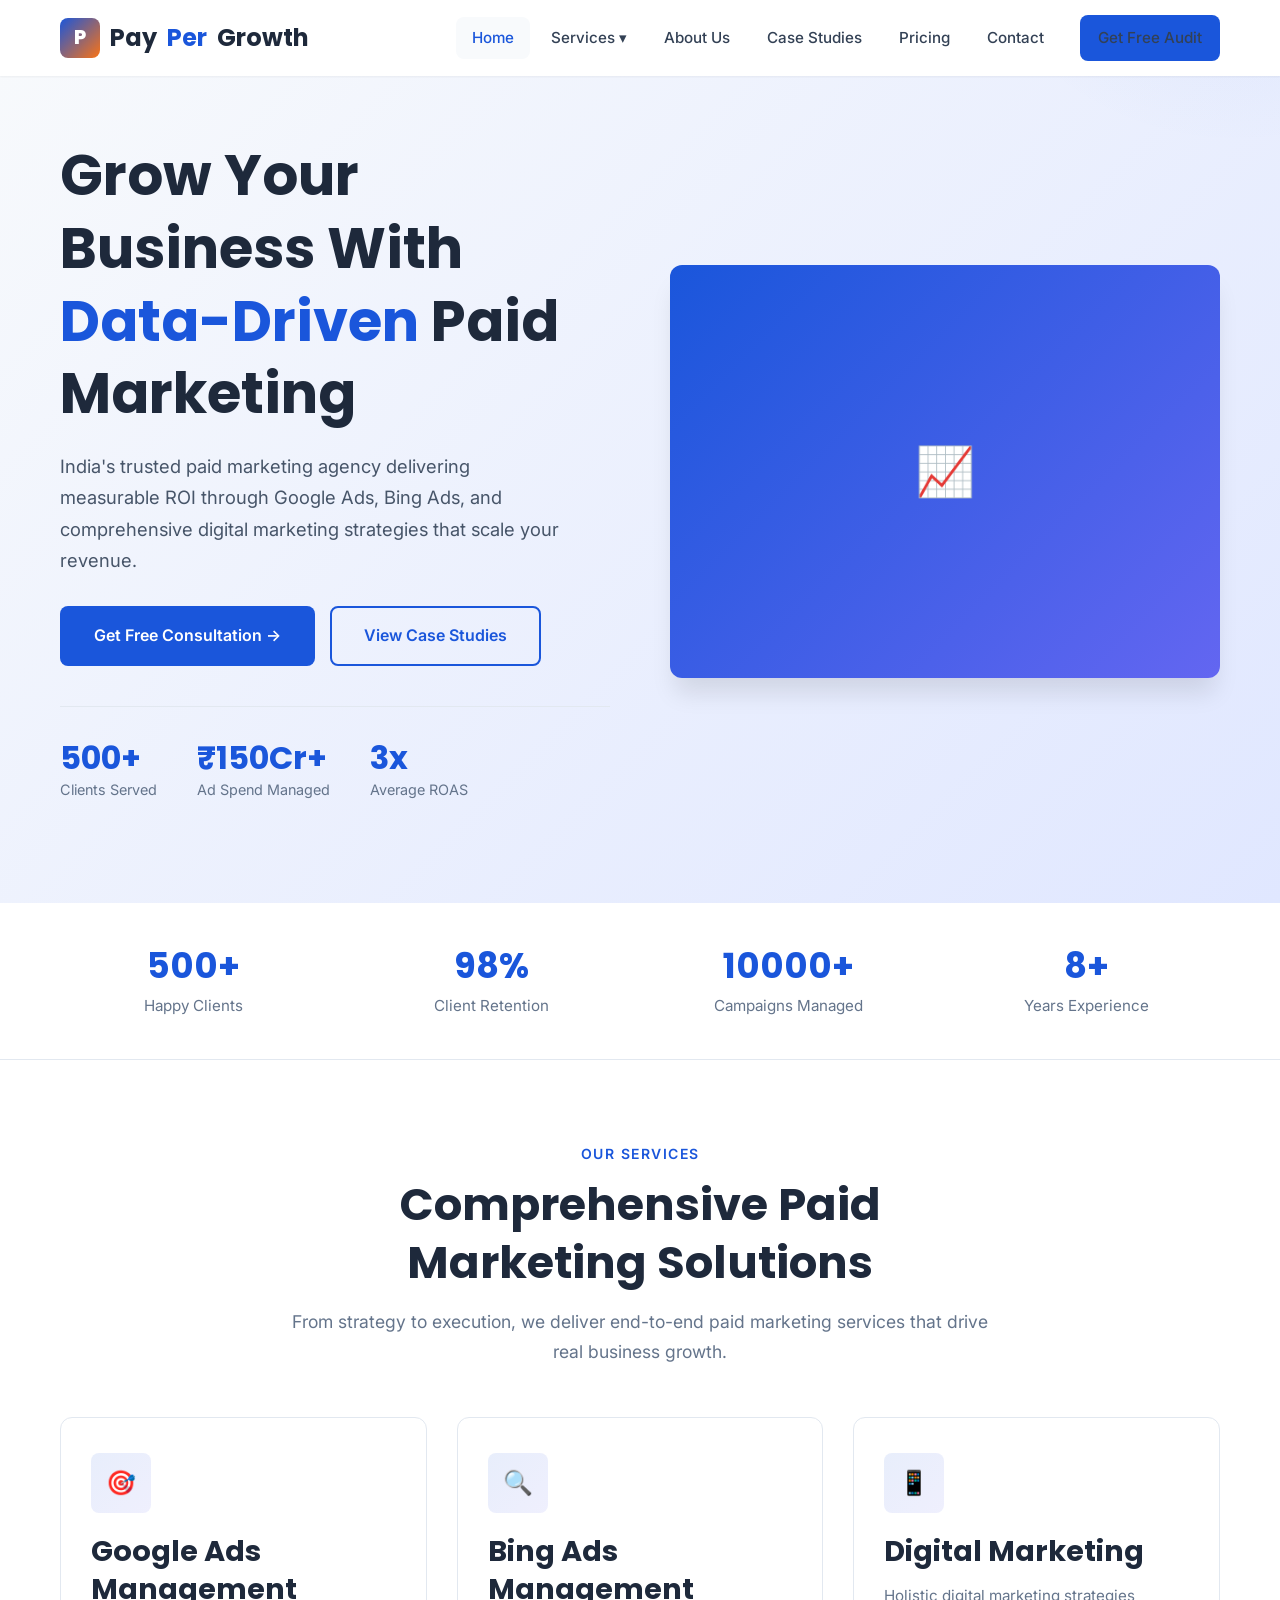
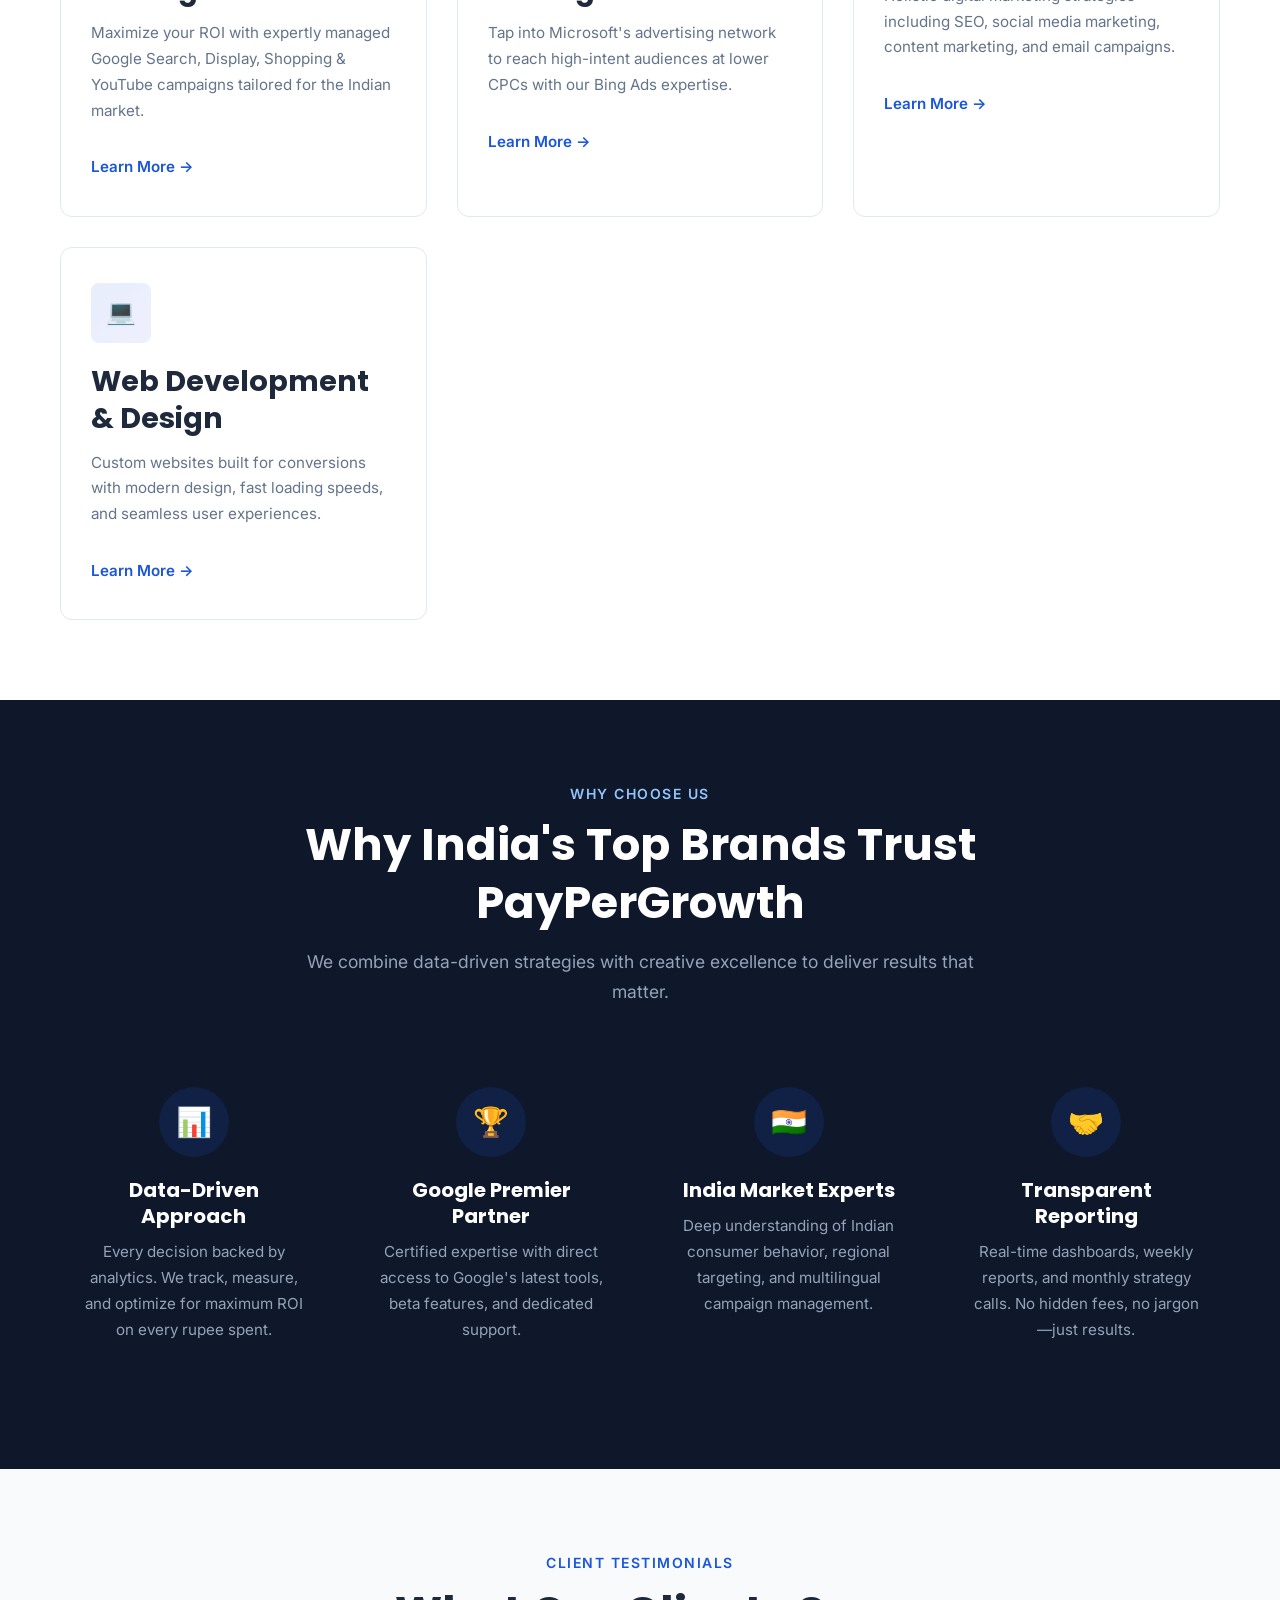
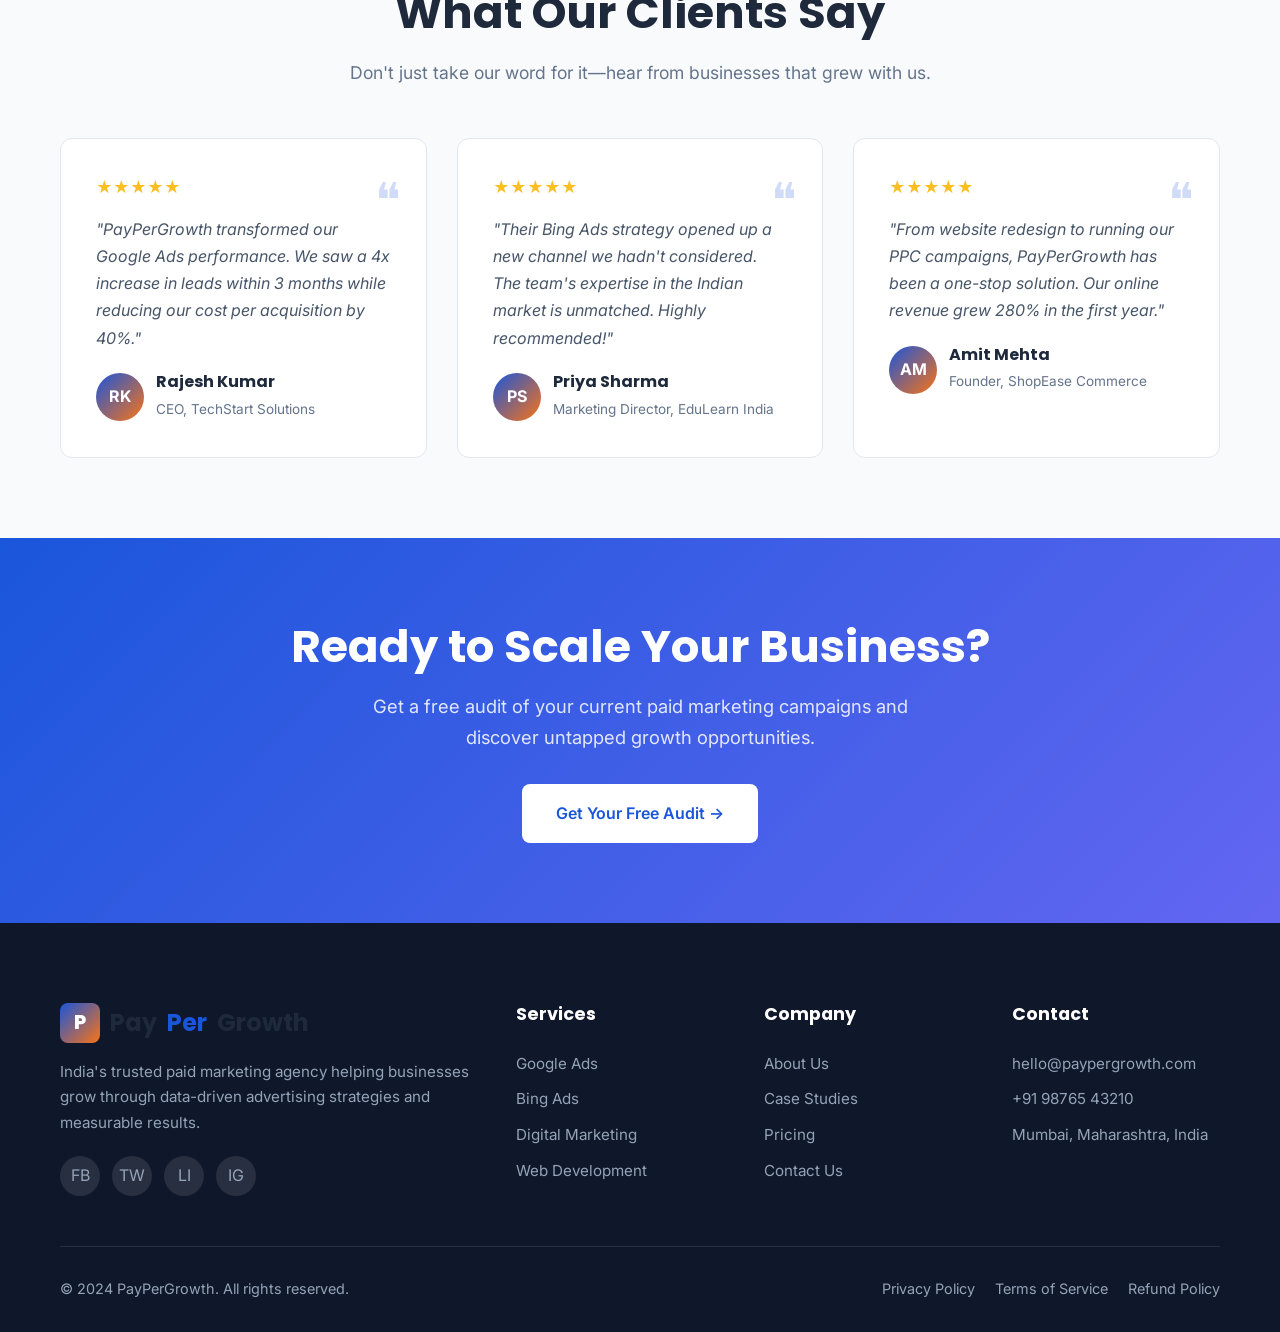
<file: index.html>
<!DOCTYPE html>
<html lang="en">
<head>
    <meta charset="UTF-8">
    <meta name="viewport" content="width=device-width, initial-scale=1.0">
    <meta name="description" content="PayPerGrowth - India's leading paid marketing agency specializing in Google Ads, Bing Ads, digital marketing, web development and design services. Drive ROI with data-driven strategies.">
    <meta name="keywords" content="Google Ads agency India, Bing Ads services, PPC management, digital marketing India, web development, paid advertising, SEM agency">
    <meta name="author" content="PayPerGrowth">
    <meta name="robots" content="index, follow">
    <meta property="og:title" content="PayPerGrowth - Paid Marketing Agency in India">
    <meta property="og:description" content="Drive revenue growth with India's top paid marketing experts. Google Ads, Bing Ads, Digital Marketing & Web Development.">
    <meta property="og:type" content="website">
    <meta property="og:url" content="https://paypergrowth.com">
    <meta name="twitter:card" content="summary_large_image">
    <link rel="canonical" href="https://paypergrowth.com">
    <title>PayPerGrowth - #1 Paid Marketing Agency in India | Google Ads & PPC Experts</title>
    <link href="https://fonts.googleapis.com/css2?family=Inter:wght@400;500;600;700&family=Poppins:wght@600;700;800&display=swap" rel="stylesheet">
    <link rel="stylesheet" href="css/style.css">
</head>
<body>
    <!-- Header -->
    <header class="header">
        <div class="header-container">
            <a href="index.html" class="logo">
                <div class="logo-icon">P</div>
                Pay<span>Per</span>Growth
            </a>
            <nav class="nav-menu">
                <a href="index.html" class="active">Home</a>
                <div class="nav-dropdown">
                    <a href="#">Services ▾</a>
                    <div class="dropdown-menu">
                        <a href="services/google-ads.html">Google Ads</a>
                        <a href="services/bing-ads.html">Bing Ads</a>
                        <a href="services/digital-marketing.html">Digital Marketing</a>
                        <a href="services/web-development.html">Web Development & Design</a>
                    </div>
                </div>
                <a href="about.html">About Us</a>
                <a href="case-studies.html">Case Studies</a>
                <a href="pricing.html">Pricing</a>
                <a href="contact.html">Contact</a>
                <a href="contact.html" class="btn btn-primary nav-cta">Get Free Audit</a>
            </nav>
            <div class="mobile-toggle">
                <span></span><span></span><span></span>
            </div>
        </div>
    </header>
    <div class="overlay"></div>


    <!-- Hero Section -->
    <section class="hero">
        <div class="container">
            <div class="hero-content">
                <div class="hero-text">
                    <h1>Grow Your Business With <span>Data-Driven</span> Paid Marketing</h1>
                    <p>India's trusted paid marketing agency delivering measurable ROI through Google Ads, Bing Ads, and comprehensive digital marketing strategies that scale your revenue.</p>
                    <div class="hero-buttons">
                        <a href="contact.html" class="btn btn-primary">Get Free Consultation →</a>
                        <a href="case-studies.html" class="btn btn-outline">View Case Studies</a>
                    </div>
                    <div class="hero-stats">
                        <div class="hero-stat">
                            <h3 data-count="500" data-suffix="+">0+</h3>
                            <p>Clients Served</p>
                        </div>
                        <div class="hero-stat">
                            <h3 data-count="150" data-prefix="₹" data-suffix="Cr+">0</h3>
                            <p>Ad Spend Managed</p>
                        </div>
                        <div class="hero-stat">
                            <h3 data-count="3" data-suffix="x">0x</h3>
                            <p>Average ROAS</p>
                        </div>
                    </div>
                </div>
                <div class="hero-visual">
                    <div class="hero-image-placeholder">📈</div>
                </div>
            </div>
        </div>
    </section>

    <!-- Stats Bar -->
    <section class="stats-bar">
        <div class="container">
            <div class="stats-grid">
                <div class="stat-item fade-in">
                    <h3 data-count="500" data-suffix="+">500+</h3>
                    <p>Happy Clients</p>
                </div>
                <div class="stat-item fade-in">
                    <h3 data-count="98" data-suffix="%">98%</h3>
                    <p>Client Retention</p>
                </div>
                <div class="stat-item fade-in">
                    <h3 data-count="10000" data-suffix="+">10000+</h3>
                    <p>Campaigns Managed</p>
                </div>
                <div class="stat-item fade-in">
                    <h3 data-count="8" data-suffix="+">8+</h3>
                    <p>Years Experience</p>
                </div>
            </div>
        </div>
    </section>


    <!-- Services Section -->
    <section class="section">
        <div class="container">
            <div class="section-header fade-in">
                <span class="section-label">Our Services</span>
                <h2>Comprehensive Paid Marketing Solutions</h2>
                <p>From strategy to execution, we deliver end-to-end paid marketing services that drive real business growth.</p>
            </div>
            <div class="services-grid">
                <div class="service-card fade-in">
                    <div class="service-icon">🎯</div>
                    <h3>Google Ads Management</h3>
                    <p>Maximize your ROI with expertly managed Google Search, Display, Shopping & YouTube campaigns tailored for the Indian market.</p>
                    <a href="services/google-ads.html" class="learn-more">Learn More →</a>
                </div>
                <div class="service-card fade-in">
                    <div class="service-icon">🔍</div>
                    <h3>Bing Ads Management</h3>
                    <p>Tap into Microsoft's advertising network to reach high-intent audiences at lower CPCs with our Bing Ads expertise.</p>
                    <a href="services/bing-ads.html" class="learn-more">Learn More →</a>
                </div>
                <div class="service-card fade-in">
                    <div class="service-icon">📱</div>
                    <h3>Digital Marketing</h3>
                    <p>Holistic digital marketing strategies including SEO, social media marketing, content marketing, and email campaigns.</p>
                    <a href="services/digital-marketing.html" class="learn-more">Learn More →</a>
                </div>
                <div class="service-card fade-in">
                    <div class="service-icon">💻</div>
                    <h3>Web Development & Design</h3>
                    <p>Custom websites built for conversions with modern design, fast loading speeds, and seamless user experiences.</p>
                    <a href="services/web-development.html" class="learn-more">Learn More →</a>
                </div>
            </div>
        </div>
    </section>

    <!-- Why Choose Us -->
    <section class="section why-us">
        <div class="container">
            <div class="section-header fade-in">
                <span class="section-label" style="color: #93c5fd;">Why Choose Us</span>
                <h2>Why India's Top Brands Trust PayPerGrowth</h2>
                <p>We combine data-driven strategies with creative excellence to deliver results that matter.</p>
            </div>
            <div class="why-grid">
                <div class="why-card fade-in">
                    <div class="icon">📊</div>
                    <h4>Data-Driven Approach</h4>
                    <p>Every decision backed by analytics. We track, measure, and optimize for maximum ROI on every rupee spent.</p>
                </div>
                <div class="why-card fade-in">
                    <div class="icon">🏆</div>
                    <h4>Google Premier Partner</h4>
                    <p>Certified expertise with direct access to Google's latest tools, beta features, and dedicated support.</p>
                </div>
                <div class="why-card fade-in">
                    <div class="icon">🇮🇳</div>
                    <h4>India Market Experts</h4>
                    <p>Deep understanding of Indian consumer behavior, regional targeting, and multilingual campaign management.</p>
                </div>
                <div class="why-card fade-in">
                    <div class="icon">🤝</div>
                    <h4>Transparent Reporting</h4>
                    <p>Real-time dashboards, weekly reports, and monthly strategy calls. No hidden fees, no jargon—just results.</p>
                </div>
            </div>
        </div>
    </section>


    <!-- Testimonials -->
    <section class="section bg-gray">
        <div class="container">
            <div class="section-header fade-in">
                <span class="section-label">Client Testimonials</span>
                <h2>What Our Clients Say</h2>
                <p>Don't just take our word for it—hear from businesses that grew with us.</p>
            </div>
            <div class="testimonials-grid">
                <div class="testimonial-card fade-in">
                    <div class="quote-icon">❝</div>
                    <div class="stars">★★★★★</div>
                    <p>"PayPerGrowth transformed our Google Ads performance. We saw a 4x increase in leads within 3 months while reducing our cost per acquisition by 40%."</p>
                    <div class="testimonial-author">
                        <div class="testimonial-avatar">RK</div>
                        <div>
                            <h4>Rajesh Kumar</h4>
                            <span>CEO, TechStart Solutions</span>
                        </div>
                    </div>
                </div>
                <div class="testimonial-card fade-in">
                    <div class="quote-icon">❝</div>
                    <div class="stars">★★★★★</div>
                    <p>"Their Bing Ads strategy opened up a new channel we hadn't considered. The team's expertise in the Indian market is unmatched. Highly recommended!"</p>
                    <div class="testimonial-author">
                        <div class="testimonial-avatar">PS</div>
                        <div>
                            <h4>Priya Sharma</h4>
                            <span>Marketing Director, EduLearn India</span>
                        </div>
                    </div>
                </div>
                <div class="testimonial-card fade-in">
                    <div class="quote-icon">❝</div>
                    <div class="stars">★★★★★</div>
                    <p>"From website redesign to running our PPC campaigns, PayPerGrowth has been a one-stop solution. Our online revenue grew 280% in the first year."</p>
                    <div class="testimonial-author">
                        <div class="testimonial-avatar">AM</div>
                        <div>
                            <h4>Amit Mehta</h4>
                            <span>Founder, ShopEase Commerce</span>
                        </div>
                    </div>
                </div>
            </div>
        </div>
    </section>

    <!-- CTA Section -->
    <section class="cta-section">
        <div class="container">
            <h2>Ready to Scale Your Business?</h2>
            <p>Get a free audit of your current paid marketing campaigns and discover untapped growth opportunities.</p>
            <a href="contact.html" class="btn btn-white">Get Your Free Audit →</a>
        </div>
    </section>


    <!-- Footer -->
    <footer class="footer">
        <div class="container">
            <div class="footer-grid">
                <div class="footer-brand">
                    <a href="index.html" class="logo">
                        <div class="logo-icon">P</div>
                        Pay<span>Per</span>Growth
                    </a>
                    <p>India's trusted paid marketing agency helping businesses grow through data-driven advertising strategies and measurable results.</p>
                    <div class="footer-social">
                        <a href="#" aria-label="Facebook">FB</a>
                        <a href="#" aria-label="Twitter">TW</a>
                        <a href="#" aria-label="LinkedIn">LI</a>
                        <a href="#" aria-label="Instagram">IG</a>
                    </div>
                </div>
                <div class="footer-col">
                    <h4>Services</h4>
                    <a href="services/google-ads.html">Google Ads</a>
                    <a href="services/bing-ads.html">Bing Ads</a>
                    <a href="services/digital-marketing.html">Digital Marketing</a>
                    <a href="services/web-development.html">Web Development</a>
                </div>
                <div class="footer-col">
                    <h4>Company</h4>
                    <a href="about.html">About Us</a>
                    <a href="case-studies.html">Case Studies</a>
                    <a href="pricing.html">Pricing</a>
                    <a href="contact.html">Contact Us</a>
                </div>
                <div class="footer-col">
                    <h4>Contact</h4>
                    <a href="mailto:hello@paypergrowth.com">hello@paypergrowth.com</a>
                    <a href="tel:+919876543210">+91 98765 43210</a>
                    <a href="#">Mumbai, Maharashtra, India</a>
                </div>
            </div>
            <div class="footer-bottom">
                <p>&copy; 2024 PayPerGrowth. All rights reserved.</p>
                <div class="footer-bottom-links">
                    <a href="policies/privacy-policy.html">Privacy Policy</a>
                    <a href="policies/terms-of-service.html">Terms of Service</a>
                    <a href="policies/refund-policy.html">Refund Policy</a>
                </div>
            </div>
        </div>
    </footer>

    <script src="js/main.js"></script>
</body>
</html>
</file>
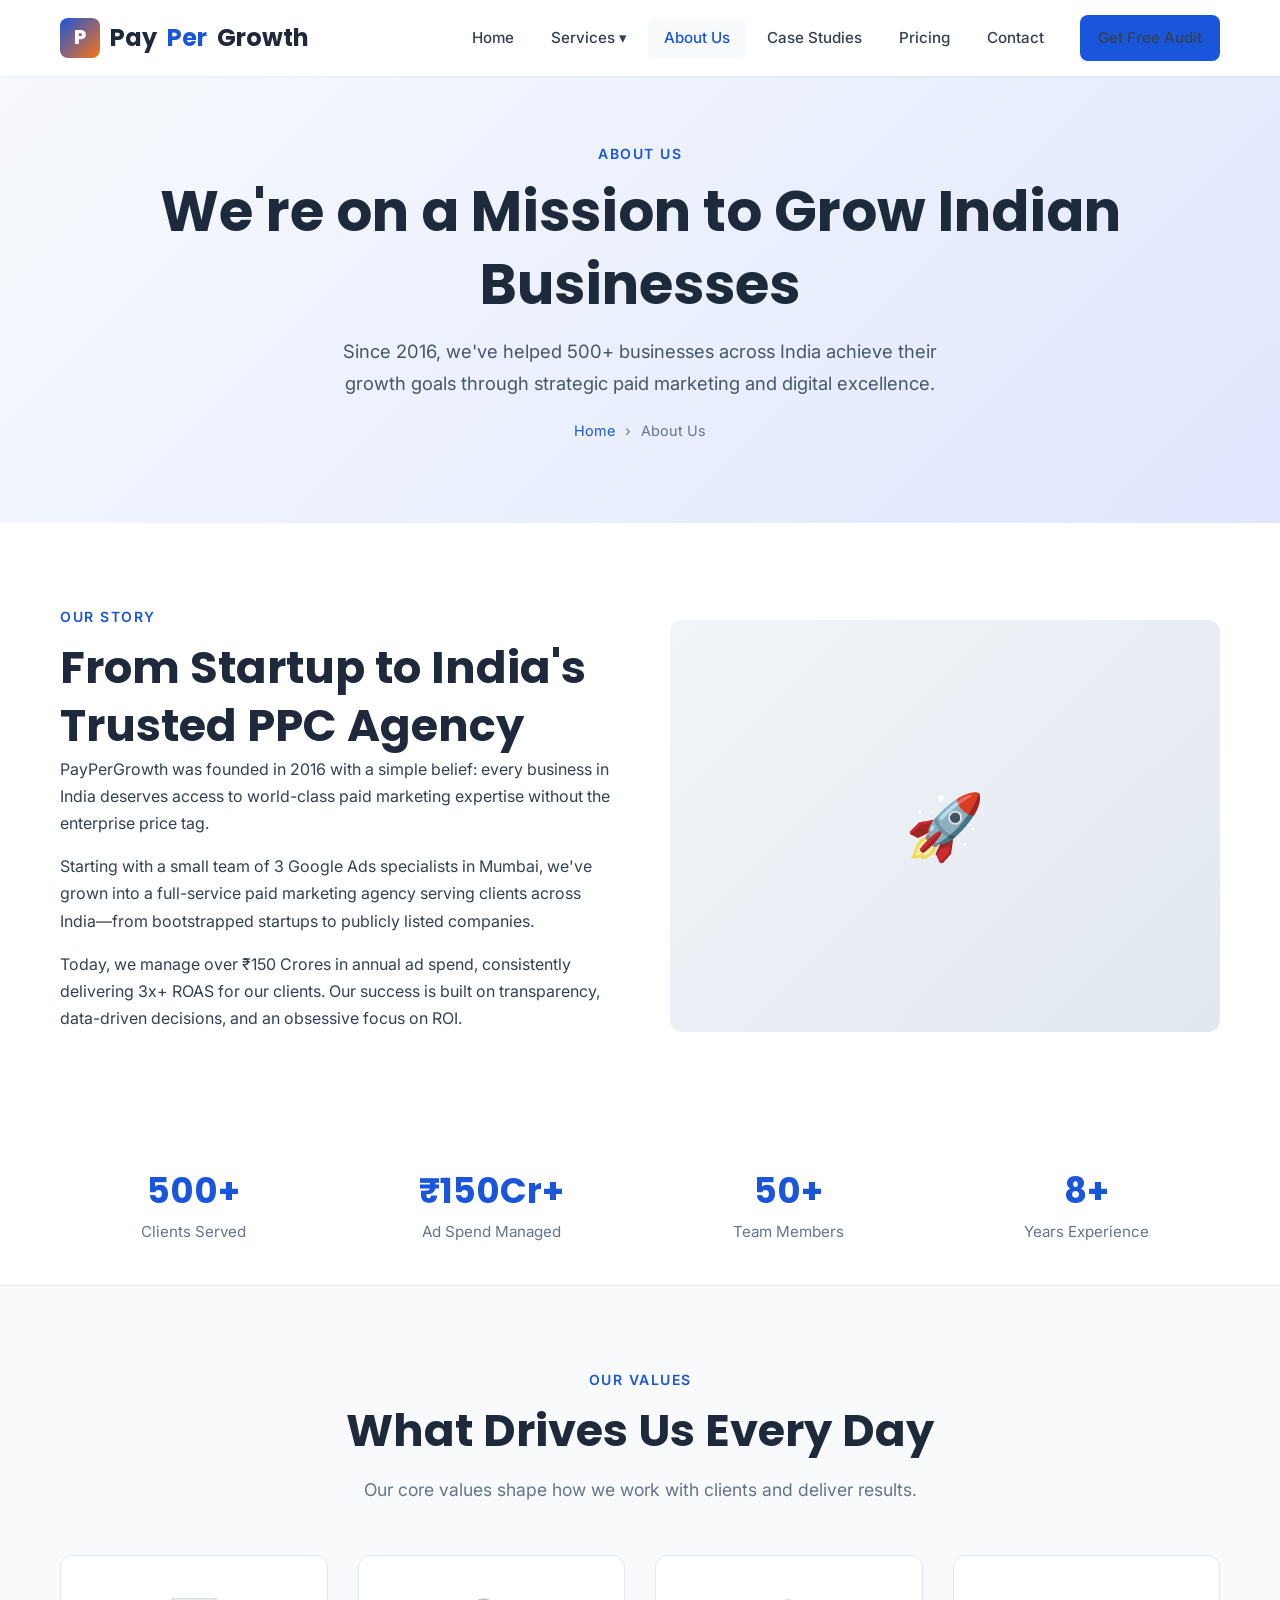
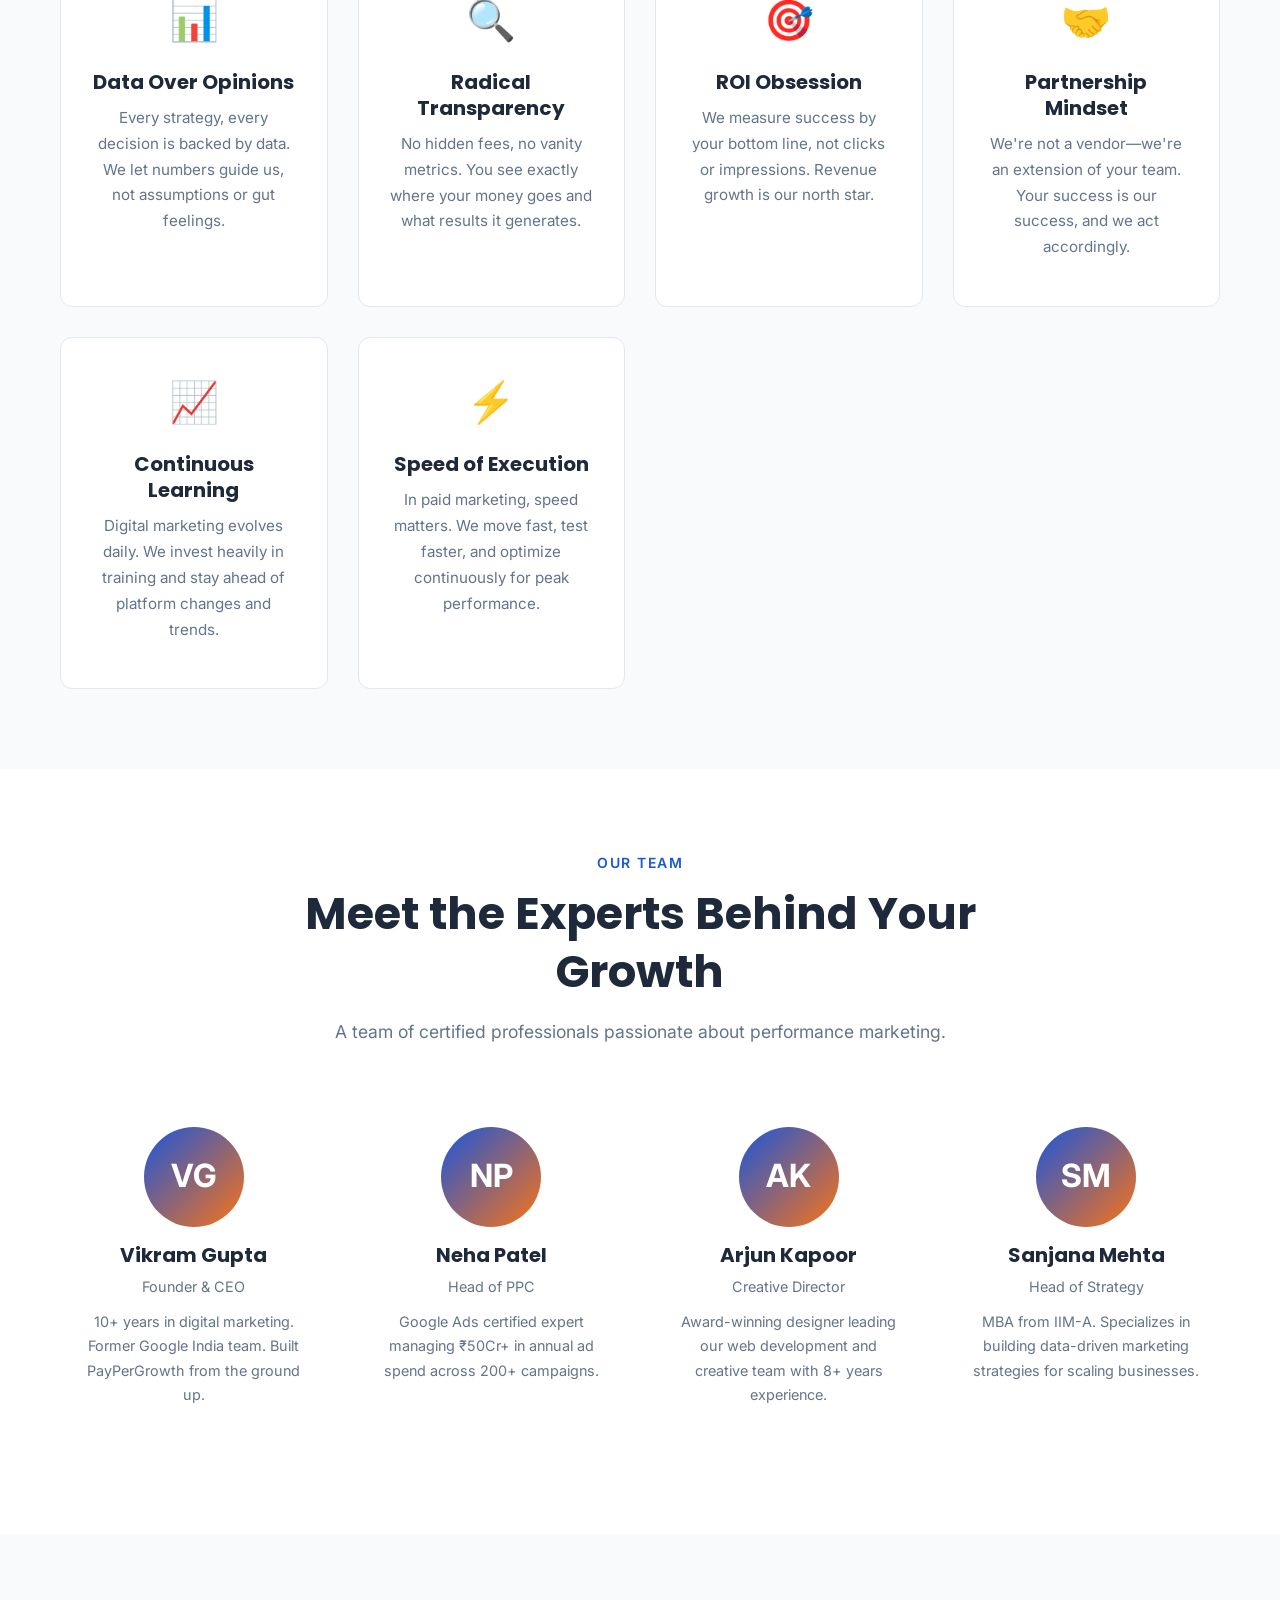
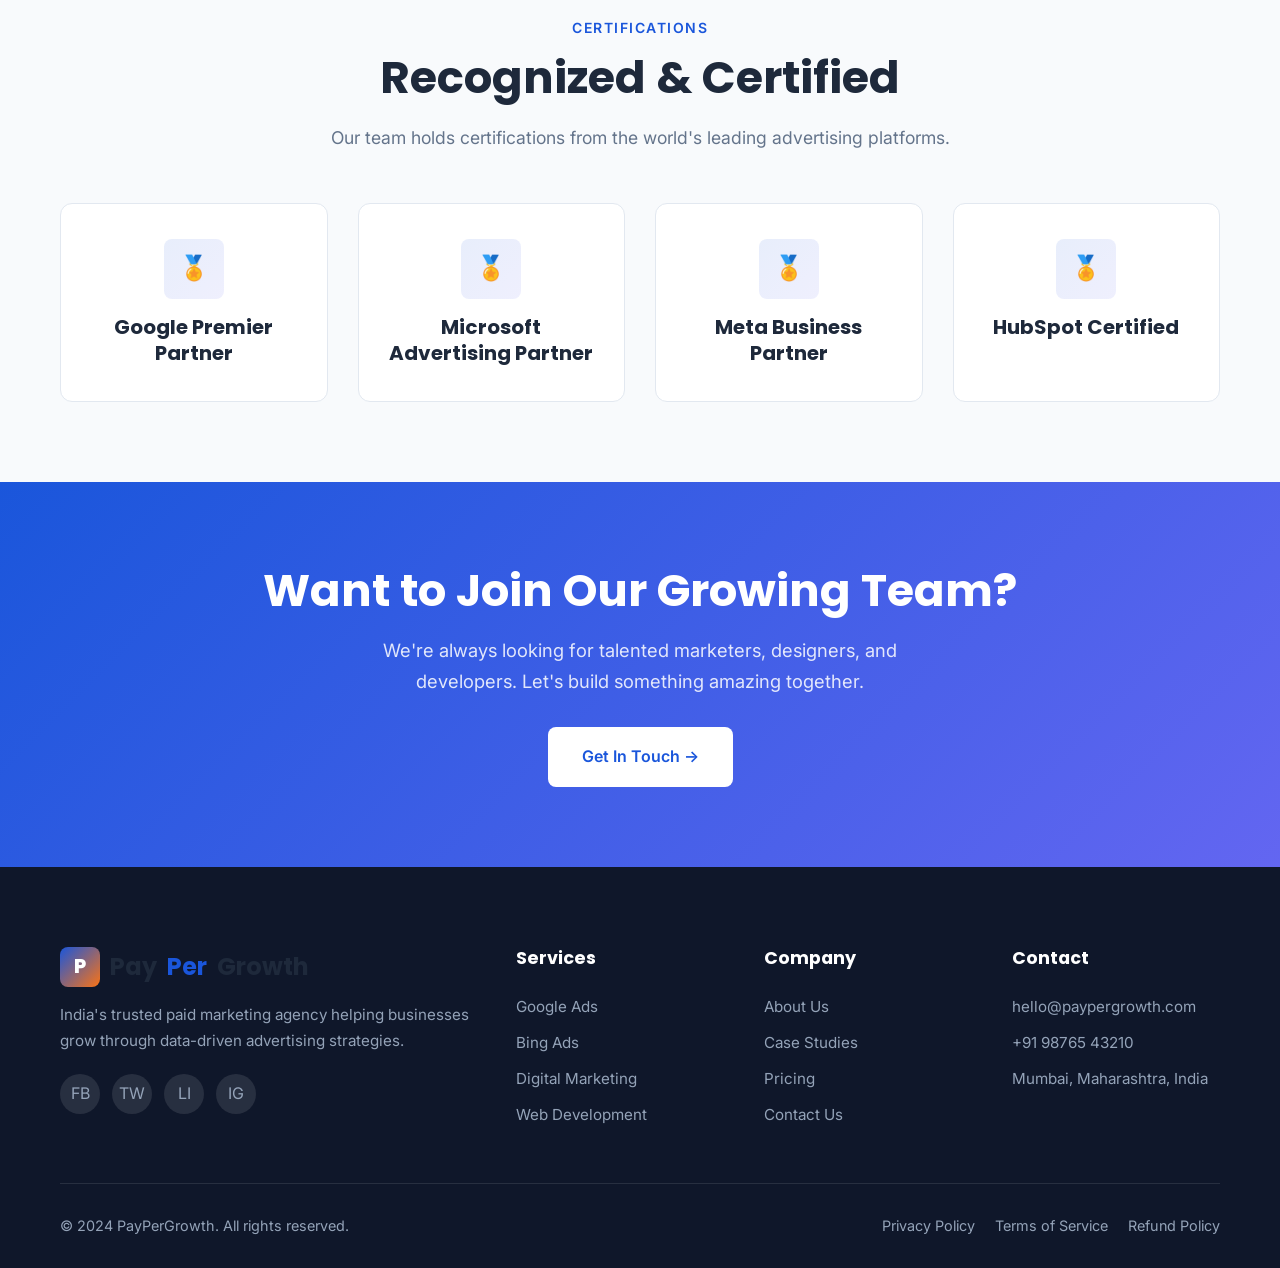
<file: about.html>
<!DOCTYPE html>
<html lang="en">
<head>
    <meta charset="UTF-8">
    <meta name="viewport" content="width=device-width, initial-scale=1.0">
    <meta name="description" content="Learn about PayPerGrowth - India's trusted paid marketing agency. Our team, values, mission and 8+ years of experience driving growth for 500+ businesses.">
    <meta name="keywords" content="PayPerGrowth about, digital marketing team India, paid marketing experts, Google Ads agency team">
    <meta name="robots" content="index, follow">
    <meta property="og:title" content="About PayPerGrowth - India's Leading Paid Marketing Agency">
    <meta property="og:description" content="Meet the team behind 500+ successful campaigns. 8+ years of paid marketing expertise in India.">
    <link rel="canonical" href="https://paypergrowth.com/about.html">
    <title>About Us | PayPerGrowth - Paid Marketing Experts India</title>
    <link href="https://fonts.googleapis.com/css2?family=Inter:wght@400;500;600;700&family=Poppins:wght@600;700;800&display=swap" rel="stylesheet">
    <link rel="stylesheet" href="css/style.css">
</head>
<body>
    <header class="header">
        <div class="header-container">
            <a href="index.html" class="logo"><div class="logo-icon">P</div>Pay<span>Per</span>Growth</a>
            <nav class="nav-menu">
                <a href="index.html">Home</a>
                <div class="nav-dropdown">
                    <a href="#">Services ▾</a>
                    <div class="dropdown-menu">
                        <a href="services/google-ads.html">Google Ads</a>
                        <a href="services/bing-ads.html">Bing Ads</a>
                        <a href="services/digital-marketing.html">Digital Marketing</a>
                        <a href="services/web-development.html">Web Development & Design</a>
                    </div>
                </div>
                <a href="about.html" class="active">About Us</a>
                <a href="case-studies.html">Case Studies</a>
                <a href="pricing.html">Pricing</a>
                <a href="contact.html">Contact</a>
                <a href="contact.html" class="btn btn-primary nav-cta">Get Free Audit</a>
            </nav>
            <div class="mobile-toggle"><span></span><span></span><span></span></div>
        </div>
    </header>
    <div class="overlay"></div>

    <section class="page-hero">
        <div class="container">
            <span class="section-label">About Us</span>
            <h1>We're on a Mission to Grow Indian Businesses</h1>
            <p>Since 2016, we've helped 500+ businesses across India achieve their growth goals through strategic paid marketing and digital excellence.</p>
            <div class="breadcrumb">
                <a href="index.html">Home</a><span>›</span><span>About Us</span>
            </div>
        </div>
    </section>


    <!-- Our Story -->
    <section class="section">
        <div class="container">
            <div class="about-content fade-in">
                <div>
                    <span class="section-label">Our Story</span>
                    <h2>From Startup to India's Trusted PPC Agency</h2>
                    <p>PayPerGrowth was founded in 2016 with a simple belief: every business in India deserves access to world-class paid marketing expertise without the enterprise price tag.</p>
                    <p>Starting with a small team of 3 Google Ads specialists in Mumbai, we've grown into a full-service paid marketing agency serving clients across India—from bootstrapped startups to publicly listed companies.</p>
                    <p>Today, we manage over ₹150 Crores in annual ad spend, consistently delivering 3x+ ROAS for our clients. Our success is built on transparency, data-driven decisions, and an obsessive focus on ROI.</p>
                </div>
                <div class="service-image-placeholder">🚀</div>
            </div>
        </div>
    </section>

    <!-- Stats -->
    <section class="stats-bar">
        <div class="container">
            <div class="stats-grid">
                <div class="stat-item fade-in">
                    <h3>500+</h3>
                    <p>Clients Served</p>
                </div>
                <div class="stat-item fade-in">
                    <h3>₹150Cr+</h3>
                    <p>Ad Spend Managed</p>
                </div>
                <div class="stat-item fade-in">
                    <h3>50+</h3>
                    <p>Team Members</p>
                </div>
                <div class="stat-item fade-in">
                    <h3>8+</h3>
                    <p>Years Experience</p>
                </div>
            </div>
        </div>
    </section>

    <!-- Values -->
    <section class="section bg-gray">
        <div class="container">
            <div class="section-header fade-in">
                <span class="section-label">Our Values</span>
                <h2>What Drives Us Every Day</h2>
                <p>Our core values shape how we work with clients and deliver results.</p>
            </div>
            <div class="about-values">
                <div class="value-card fade-in">
                    <div class="icon">📊</div>
                    <h4>Data Over Opinions</h4>
                    <p>Every strategy, every decision is backed by data. We let numbers guide us, not assumptions or gut feelings.</p>
                </div>
                <div class="value-card fade-in">
                    <div class="icon">🔍</div>
                    <h4>Radical Transparency</h4>
                    <p>No hidden fees, no vanity metrics. You see exactly where your money goes and what results it generates.</p>
                </div>
                <div class="value-card fade-in">
                    <div class="icon">🎯</div>
                    <h4>ROI Obsession</h4>
                    <p>We measure success by your bottom line, not clicks or impressions. Revenue growth is our north star.</p>
                </div>
                <div class="value-card fade-in">
                    <div class="icon">🤝</div>
                    <h4>Partnership Mindset</h4>
                    <p>We're not a vendor—we're an extension of your team. Your success is our success, and we act accordingly.</p>
                </div>
                <div class="value-card fade-in">
                    <div class="icon">📈</div>
                    <h4>Continuous Learning</h4>
                    <p>Digital marketing evolves daily. We invest heavily in training and stay ahead of platform changes and trends.</p>
                </div>
                <div class="value-card fade-in">
                    <div class="icon">⚡</div>
                    <h4>Speed of Execution</h4>
                    <p>In paid marketing, speed matters. We move fast, test faster, and optimize continuously for peak performance.</p>
                </div>
            </div>
        </div>
    </section>


    <!-- Team -->
    <section class="section">
        <div class="container">
            <div class="section-header fade-in">
                <span class="section-label">Our Team</span>
                <h2>Meet the Experts Behind Your Growth</h2>
                <p>A team of certified professionals passionate about performance marketing.</p>
            </div>
            <div class="team-grid">
                <div class="team-card fade-in">
                    <div class="team-avatar">VG</div>
                    <h4>Vikram Gupta</h4>
                    <span>Founder & CEO</span>
                    <p style="margin-top:10px; font-size:0.9rem; color:var(--gray-500);">10+ years in digital marketing. Former Google India team. Built PayPerGrowth from the ground up.</p>
                </div>
                <div class="team-card fade-in">
                    <div class="team-avatar">NP</div>
                    <h4>Neha Patel</h4>
                    <span>Head of PPC</span>
                    <p style="margin-top:10px; font-size:0.9rem; color:var(--gray-500);">Google Ads certified expert managing ₹50Cr+ in annual ad spend across 200+ campaigns.</p>
                </div>
                <div class="team-card fade-in">
                    <div class="team-avatar">AK</div>
                    <h4>Arjun Kapoor</h4>
                    <span>Creative Director</span>
                    <p style="margin-top:10px; font-size:0.9rem; color:var(--gray-500);">Award-winning designer leading our web development and creative team with 8+ years experience.</p>
                </div>
                <div class="team-card fade-in">
                    <div class="team-avatar">SM</div>
                    <h4>Sanjana Mehta</h4>
                    <span>Head of Strategy</span>
                    <p style="margin-top:10px; font-size:0.9rem; color:var(--gray-500);">MBA from IIM-A. Specializes in building data-driven marketing strategies for scaling businesses.</p>
                </div>
            </div>
        </div>
    </section>

    <!-- Certifications -->
    <section class="section bg-gray">
        <div class="container">
            <div class="section-header fade-in">
                <span class="section-label">Certifications</span>
                <h2>Recognized & Certified</h2>
                <p>Our team holds certifications from the world's leading advertising platforms.</p>
            </div>
            <div class="services-grid" style="grid-template-columns: repeat(auto-fit, minmax(200px, 1fr));">
                <div class="service-card fade-in" style="text-align:center;">
                    <div class="service-icon" style="margin:0 auto 15px;">🏅</div>
                    <h4>Google Premier Partner</h4>
                </div>
                <div class="service-card fade-in" style="text-align:center;">
                    <div class="service-icon" style="margin:0 auto 15px;">🏅</div>
                    <h4>Microsoft Advertising Partner</h4>
                </div>
                <div class="service-card fade-in" style="text-align:center;">
                    <div class="service-icon" style="margin:0 auto 15px;">🏅</div>
                    <h4>Meta Business Partner</h4>
                </div>
                <div class="service-card fade-in" style="text-align:center;">
                    <div class="service-icon" style="margin:0 auto 15px;">🏅</div>
                    <h4>HubSpot Certified</h4>
                </div>
            </div>
        </div>
    </section>

    <section class="cta-section">
        <div class="container">
            <h2>Want to Join Our Growing Team?</h2>
            <p>We're always looking for talented marketers, designers, and developers. Let's build something amazing together.</p>
            <a href="contact.html" class="btn btn-white">Get In Touch →</a>
        </div>
    </section>

    <footer class="footer">
        <div class="container">
            <div class="footer-grid">
                <div class="footer-brand">
                    <a href="index.html" class="logo"><div class="logo-icon">P</div>Pay<span>Per</span>Growth</a>
                    <p>India's trusted paid marketing agency helping businesses grow through data-driven advertising strategies.</p>
                    <div class="footer-social"><a href="#">FB</a><a href="#">TW</a><a href="#">LI</a><a href="#">IG</a></div>
                </div>
                <div class="footer-col"><h4>Services</h4><a href="services/google-ads.html">Google Ads</a><a href="services/bing-ads.html">Bing Ads</a><a href="services/digital-marketing.html">Digital Marketing</a><a href="services/web-development.html">Web Development</a></div>
                <div class="footer-col"><h4>Company</h4><a href="about.html">About Us</a><a href="case-studies.html">Case Studies</a><a href="pricing.html">Pricing</a><a href="contact.html">Contact Us</a></div>
                <div class="footer-col"><h4>Contact</h4><a href="mailto:hello@paypergrowth.com">hello@paypergrowth.com</a><a href="tel:+919876543210">+91 98765 43210</a><a href="#">Mumbai, Maharashtra, India</a></div>
            </div>
            <div class="footer-bottom">
                <p>&copy; 2024 PayPerGrowth. All rights reserved.</p>
                <div class="footer-bottom-links"><a href="policies/privacy-policy.html">Privacy Policy</a><a href="policies/terms-of-service.html">Terms of Service</a><a href="policies/refund-policy.html">Refund Policy</a></div>
            </div>
        </div>
    </footer>
    <script src="js/main.js"></script>
</body>
</html>
</file>
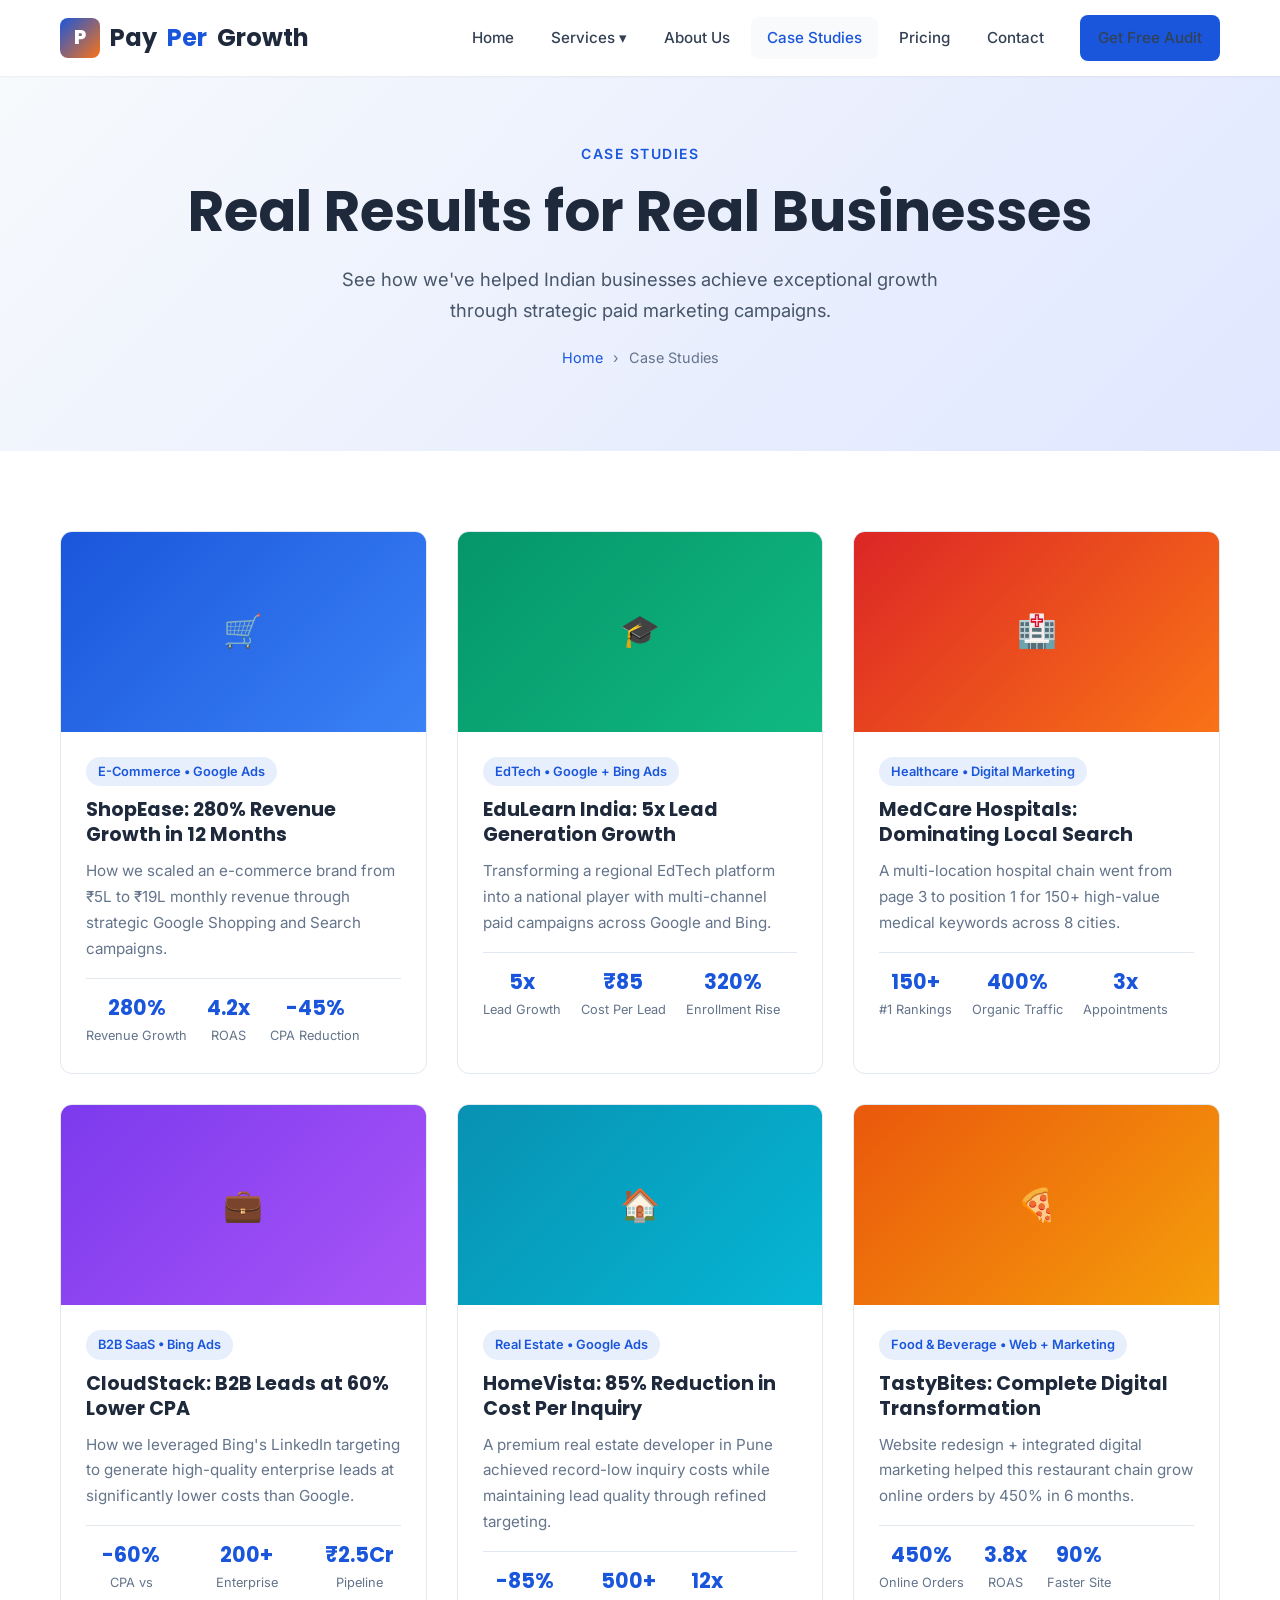
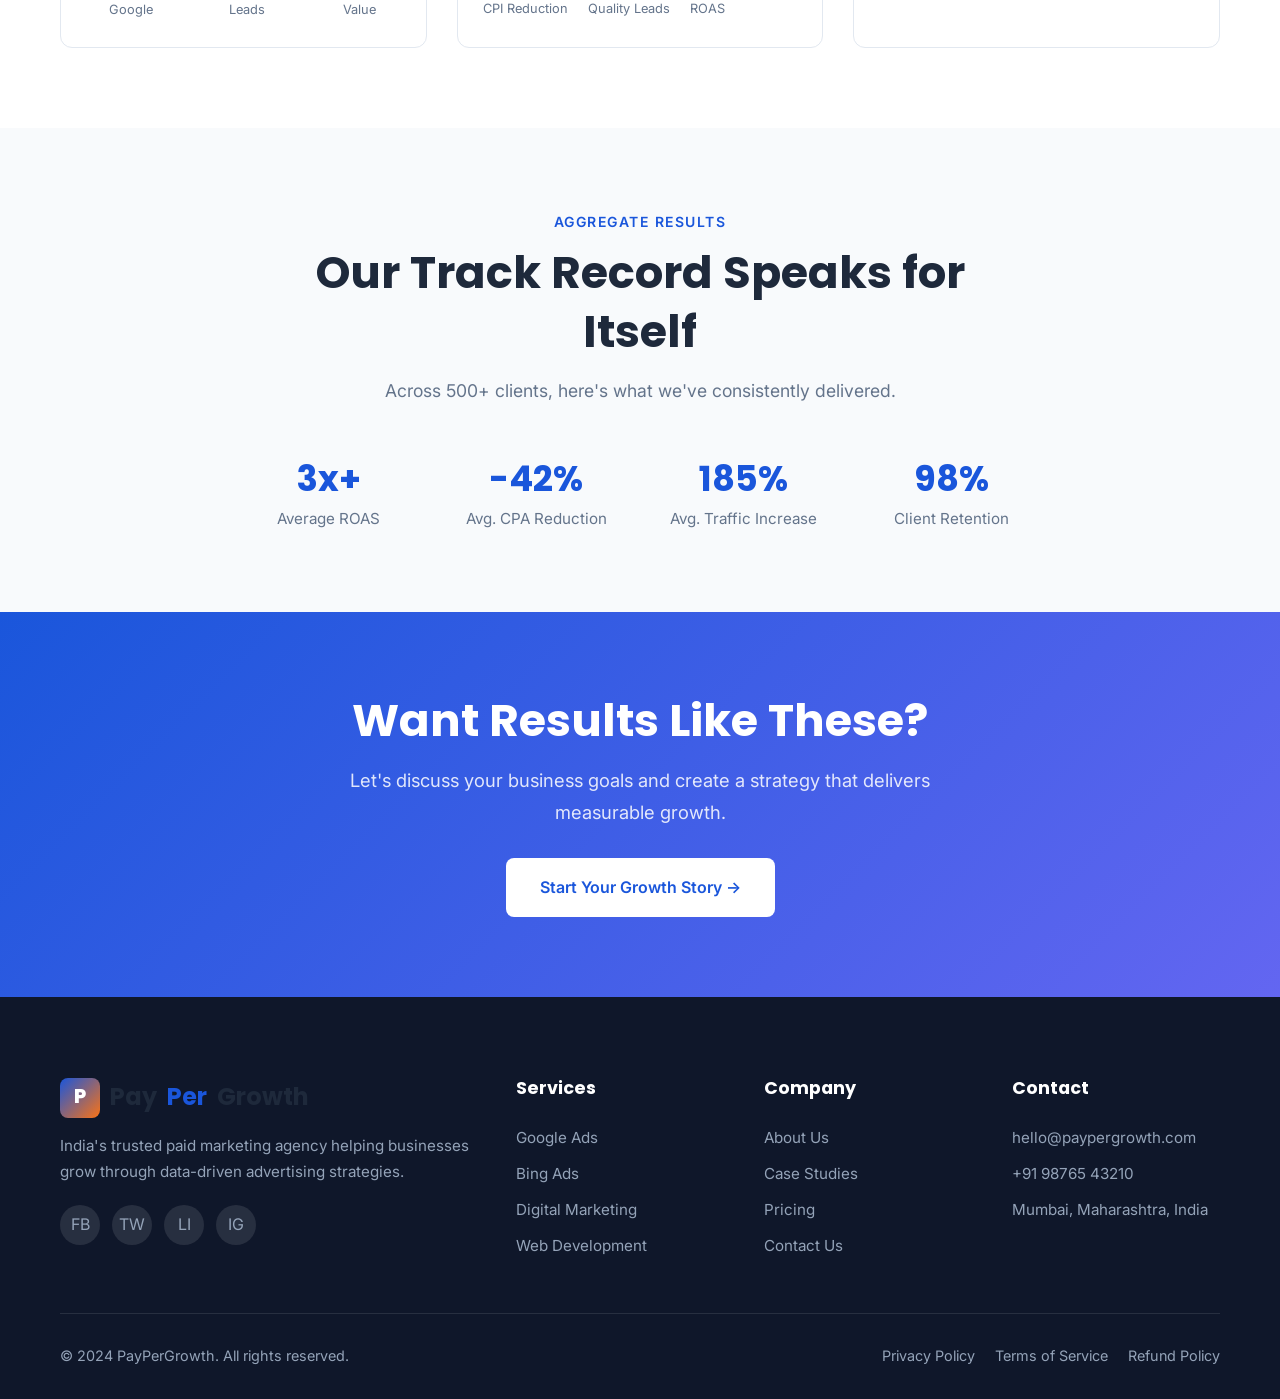
<file: case-studies.html>
<!DOCTYPE html>
<html lang="en">
<head>
    <meta charset="UTF-8">
    <meta name="viewport" content="width=device-width, initial-scale=1.0">
    <meta name="description" content="PayPerGrowth case studies - Real results from real Indian businesses. See how we've delivered 3x+ ROAS, reduced CPAs, and scaled revenue for our clients.">
    <meta name="keywords" content="PPC case studies India, Google Ads results, digital marketing success stories, paid advertising ROI examples">
    <meta name="robots" content="index, follow">
    <meta property="og:title" content="Case Studies | PayPerGrowth - Real Results">
    <meta property="og:description" content="See how we've helped 500+ Indian businesses grow with paid marketing. Real data, real results.">
    <link rel="canonical" href="https://paypergrowth.com/case-studies.html">
    <title>Case Studies | Real PPC Results for Indian Businesses | PayPerGrowth</title>
    <link href="https://fonts.googleapis.com/css2?family=Inter:wght@400;500;600;700&family=Poppins:wght@600;700;800&display=swap" rel="stylesheet">
    <link rel="stylesheet" href="css/style.css">
</head>
<body>
    <header class="header">
        <div class="header-container">
            <a href="index.html" class="logo"><div class="logo-icon">P</div>Pay<span>Per</span>Growth</a>
            <nav class="nav-menu">
                <a href="index.html">Home</a>
                <div class="nav-dropdown">
                    <a href="#">Services ▾</a>
                    <div class="dropdown-menu">
                        <a href="services/google-ads.html">Google Ads</a>
                        <a href="services/bing-ads.html">Bing Ads</a>
                        <a href="services/digital-marketing.html">Digital Marketing</a>
                        <a href="services/web-development.html">Web Development & Design</a>
                    </div>
                </div>
                <a href="about.html">About Us</a>
                <a href="case-studies.html" class="active">Case Studies</a>
                <a href="pricing.html">Pricing</a>
                <a href="contact.html">Contact</a>
                <a href="contact.html" class="btn btn-primary nav-cta">Get Free Audit</a>
            </nav>
            <div class="mobile-toggle"><span></span><span></span><span></span></div>
        </div>
    </header>
    <div class="overlay"></div>

    <section class="page-hero">
        <div class="container">
            <span class="section-label">Case Studies</span>
            <h1>Real Results for Real Businesses</h1>
            <p>See how we've helped Indian businesses achieve exceptional growth through strategic paid marketing campaigns.</p>
            <div class="breadcrumb">
                <a href="index.html">Home</a><span>›</span><span>Case Studies</span>
            </div>
        </div>
    </section>


    <!-- Case Studies Grid -->
    <section class="section">
        <div class="container">
            <div class="case-studies-grid">
                <!-- Case Study 1 -->
                <div class="case-card fade-in">
                    <div class="case-card-image" style="background: linear-gradient(135deg, #1a56db, #3b82f6);">🛒</div>
                    <div class="case-card-body">
                        <span class="tag">E-Commerce • Google Ads</span>
                        <h3>ShopEase: 280% Revenue Growth in 12 Months</h3>
                        <p>How we scaled an e-commerce brand from ₹5L to ₹19L monthly revenue through strategic Google Shopping and Search campaigns.</p>
                        <div class="case-results">
                            <div class="result"><h4>280%</h4><span>Revenue Growth</span></div>
                            <div class="result"><h4>4.2x</h4><span>ROAS</span></div>
                            <div class="result"><h4>-45%</h4><span>CPA Reduction</span></div>
                        </div>
                    </div>
                </div>

                <!-- Case Study 2 -->
                <div class="case-card fade-in">
                    <div class="case-card-image" style="background: linear-gradient(135deg, #059669, #10b981);">🎓</div>
                    <div class="case-card-body">
                        <span class="tag">EdTech • Google + Bing Ads</span>
                        <h3>EduLearn India: 5x Lead Generation Growth</h3>
                        <p>Transforming a regional EdTech platform into a national player with multi-channel paid campaigns across Google and Bing.</p>
                        <div class="case-results">
                            <div class="result"><h4>5x</h4><span>Lead Growth</span></div>
                            <div class="result"><h4>₹85</h4><span>Cost Per Lead</span></div>
                            <div class="result"><h4>320%</h4><span>Enrollment Rise</span></div>
                        </div>
                    </div>
                </div>

                <!-- Case Study 3 -->
                <div class="case-card fade-in">
                    <div class="case-card-image" style="background: linear-gradient(135deg, #dc2626, #f97316);">🏥</div>
                    <div class="case-card-body">
                        <span class="tag">Healthcare • Digital Marketing</span>
                        <h3>MedCare Hospitals: Dominating Local Search</h3>
                        <p>A multi-location hospital chain went from page 3 to position 1 for 150+ high-value medical keywords across 8 cities.</p>
                        <div class="case-results">
                            <div class="result"><h4>150+</h4><span>#1 Rankings</span></div>
                            <div class="result"><h4>400%</h4><span>Organic Traffic</span></div>
                            <div class="result"><h4>3x</h4><span>Appointments</span></div>
                        </div>
                    </div>
                </div>

                <!-- Case Study 4 -->
                <div class="case-card fade-in">
                    <div class="case-card-image" style="background: linear-gradient(135deg, #7c3aed, #a855f7);">💼</div>
                    <div class="case-card-body">
                        <span class="tag">B2B SaaS • Bing Ads</span>
                        <h3>CloudStack: B2B Leads at 60% Lower CPA</h3>
                        <p>How we leveraged Bing's LinkedIn targeting to generate high-quality enterprise leads at significantly lower costs than Google.</p>
                        <div class="case-results">
                            <div class="result"><h4>-60%</h4><span>CPA vs Google</span></div>
                            <div class="result"><h4>200+</h4><span>Enterprise Leads</span></div>
                            <div class="result"><h4>₹2.5Cr</h4><span>Pipeline Value</span></div>
                        </div>
                    </div>
                </div>

                <!-- Case Study 5 -->
                <div class="case-card fade-in">
                    <div class="case-card-image" style="background: linear-gradient(135deg, #0891b2, #06b6d4);">🏠</div>
                    <div class="case-card-body">
                        <span class="tag">Real Estate • Google Ads</span>
                        <h3>HomeVista: 85% Reduction in Cost Per Inquiry</h3>
                        <p>A premium real estate developer in Pune achieved record-low inquiry costs while maintaining lead quality through refined targeting.</p>
                        <div class="case-results">
                            <div class="result"><h4>-85%</h4><span>CPI Reduction</span></div>
                            <div class="result"><h4>500+</h4><span>Quality Leads</span></div>
                            <div class="result"><h4>12x</h4><span>ROAS</span></div>
                        </div>
                    </div>
                </div>

                <!-- Case Study 6 -->
                <div class="case-card fade-in">
                    <div class="case-card-image" style="background: linear-gradient(135deg, #ea580c, #f59e0b);">🍕</div>
                    <div class="case-card-body">
                        <span class="tag">Food & Beverage • Web + Marketing</span>
                        <h3>TastyBites: Complete Digital Transformation</h3>
                        <p>Website redesign + integrated digital marketing helped this restaurant chain grow online orders by 450% in 6 months.</p>
                        <div class="case-results">
                            <div class="result"><h4>450%</h4><span>Online Orders</span></div>
                            <div class="result"><h4>3.8x</h4><span>ROAS</span></div>
                            <div class="result"><h4>90%</h4><span>Faster Site</span></div>
                        </div>
                    </div>
                </div>
            </div>
        </div>
    </section>


    <!-- Results Summary -->
    <section class="section bg-gray">
        <div class="container">
            <div class="section-header fade-in">
                <span class="section-label">Aggregate Results</span>
                <h2>Our Track Record Speaks for Itself</h2>
                <p>Across 500+ clients, here's what we've consistently delivered.</p>
            </div>
            <div class="stats-grid" style="max-width:800px; margin:0 auto;">
                <div class="stat-item fade-in">
                    <h3>3x+</h3>
                    <p>Average ROAS</p>
                </div>
                <div class="stat-item fade-in">
                    <h3>-42%</h3>
                    <p>Avg. CPA Reduction</p>
                </div>
                <div class="stat-item fade-in">
                    <h3>185%</h3>
                    <p>Avg. Traffic Increase</p>
                </div>
                <div class="stat-item fade-in">
                    <h3>98%</h3>
                    <p>Client Retention</p>
                </div>
            </div>
        </div>
    </section>

    <section class="cta-section">
        <div class="container">
            <h2>Want Results Like These?</h2>
            <p>Let's discuss your business goals and create a strategy that delivers measurable growth.</p>
            <a href="contact.html" class="btn btn-white">Start Your Growth Story →</a>
        </div>
    </section>

    <footer class="footer">
        <div class="container">
            <div class="footer-grid">
                <div class="footer-brand">
                    <a href="index.html" class="logo"><div class="logo-icon">P</div>Pay<span>Per</span>Growth</a>
                    <p>India's trusted paid marketing agency helping businesses grow through data-driven advertising strategies.</p>
                    <div class="footer-social"><a href="#">FB</a><a href="#">TW</a><a href="#">LI</a><a href="#">IG</a></div>
                </div>
                <div class="footer-col"><h4>Services</h4><a href="services/google-ads.html">Google Ads</a><a href="services/bing-ads.html">Bing Ads</a><a href="services/digital-marketing.html">Digital Marketing</a><a href="services/web-development.html">Web Development</a></div>
                <div class="footer-col"><h4>Company</h4><a href="about.html">About Us</a><a href="case-studies.html">Case Studies</a><a href="pricing.html">Pricing</a><a href="contact.html">Contact Us</a></div>
                <div class="footer-col"><h4>Contact</h4><a href="mailto:hello@paypergrowth.com">hello@paypergrowth.com</a><a href="tel:+919876543210">+91 98765 43210</a><a href="#">Mumbai, Maharashtra, India</a></div>
            </div>
            <div class="footer-bottom">
                <p>&copy; 2024 PayPerGrowth. All rights reserved.</p>
                <div class="footer-bottom-links"><a href="policies/privacy-policy.html">Privacy Policy</a><a href="policies/terms-of-service.html">Terms of Service</a><a href="policies/refund-policy.html">Refund Policy</a></div>
            </div>
        </div>
    </footer>
    <script src="js/main.js"></script>
</body>
</html>
</file>
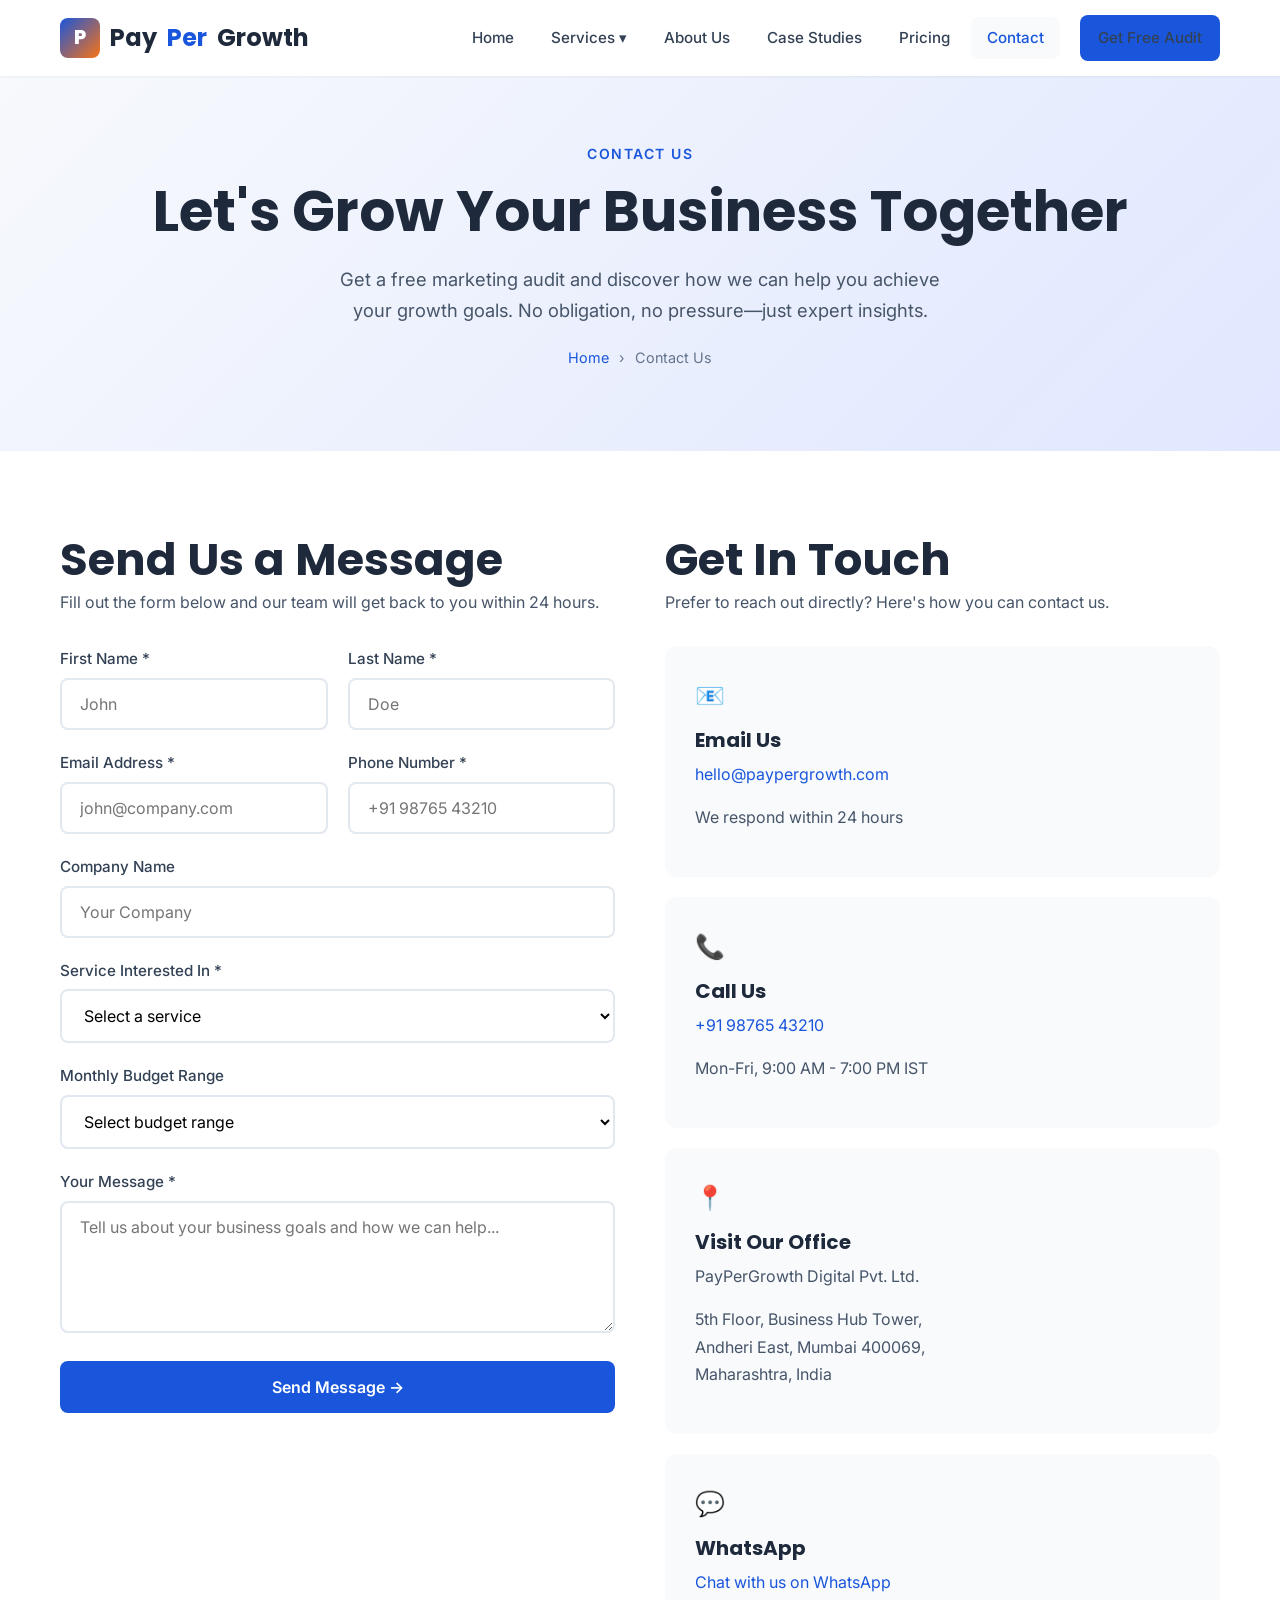
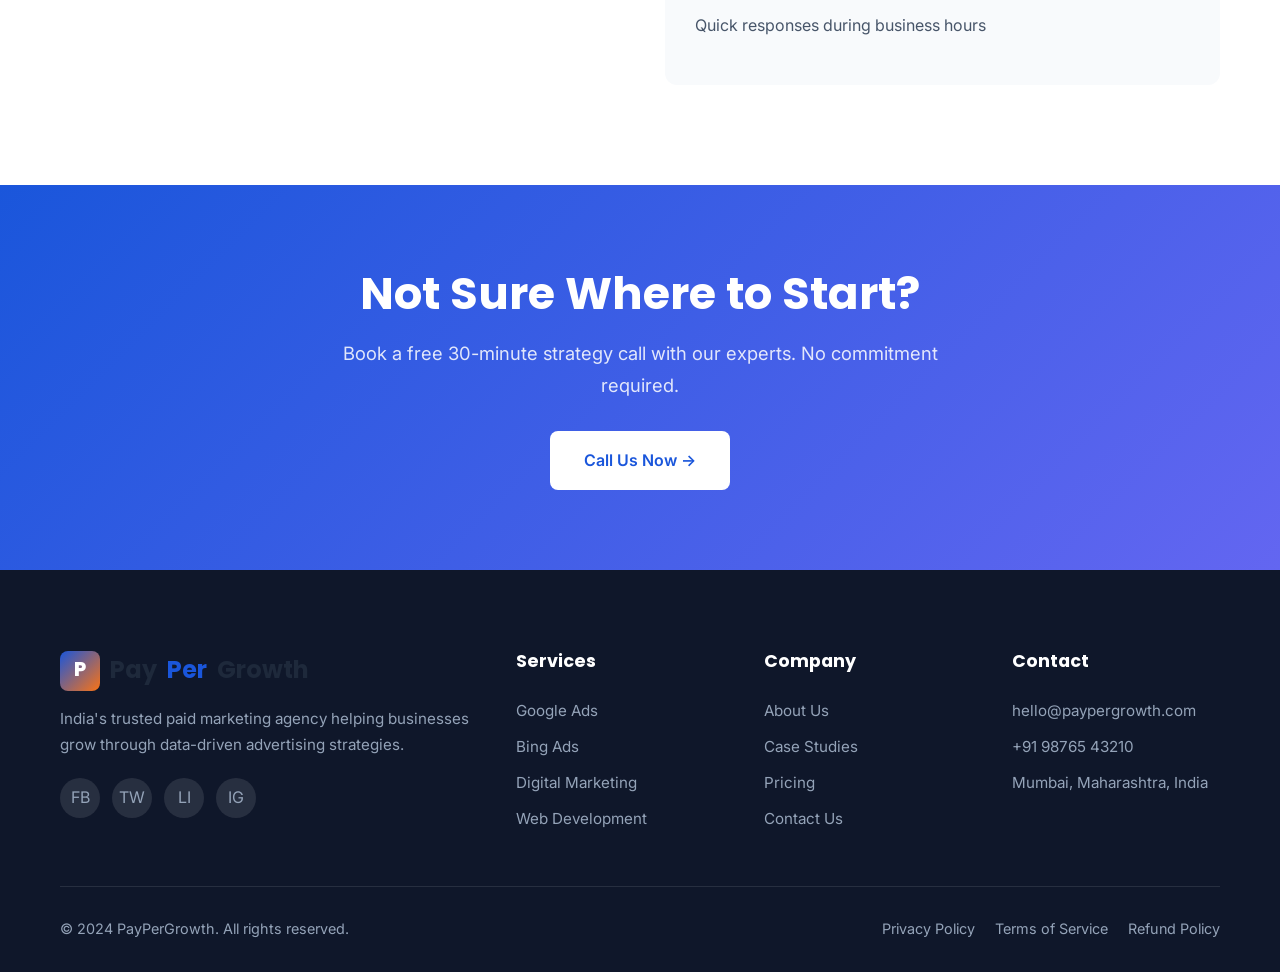
<file: contact.html>
<!DOCTYPE html>
<html lang="en">
<head>
    <meta charset="UTF-8">
    <meta name="viewport" content="width=device-width, initial-scale=1.0">
    <meta name="description" content="Contact PayPerGrowth for a free marketing audit. Get in touch with India's leading PPC and digital marketing agency. Office in Mumbai, serving all of India.">
    <meta name="keywords" content="contact PayPerGrowth, digital marketing agency Mumbai, free PPC audit India, marketing consultation">
    <meta name="robots" content="index, follow">
    <meta property="og:title" content="Contact Us | PayPerGrowth - Free Marketing Audit">
    <meta property="og:description" content="Get your free marketing audit. Contact India's top paid marketing agency today.">
    <link rel="canonical" href="https://paypergrowth.com/contact.html">
    <title>Contact Us | Get Free Marketing Audit | PayPerGrowth India</title>
    <link href="https://fonts.googleapis.com/css2?family=Inter:wght@400;500;600;700&family=Poppins:wght@600;700;800&display=swap" rel="stylesheet">
    <link rel="stylesheet" href="css/style.css">
</head>
<body>
    <header class="header">
        <div class="header-container">
            <a href="index.html" class="logo"><div class="logo-icon">P</div>Pay<span>Per</span>Growth</a>
            <nav class="nav-menu">
                <a href="index.html">Home</a>
                <div class="nav-dropdown">
                    <a href="#">Services ▾</a>
                    <div class="dropdown-menu">
                        <a href="services/google-ads.html">Google Ads</a>
                        <a href="services/bing-ads.html">Bing Ads</a>
                        <a href="services/digital-marketing.html">Digital Marketing</a>
                        <a href="services/web-development.html">Web Development & Design</a>
                    </div>
                </div>
                <a href="about.html">About Us</a>
                <a href="case-studies.html">Case Studies</a>
                <a href="pricing.html">Pricing</a>
                <a href="contact.html" class="active">Contact</a>
                <a href="contact.html" class="btn btn-primary nav-cta">Get Free Audit</a>
            </nav>
            <div class="mobile-toggle"><span></span><span></span><span></span></div>
        </div>
    </header>
    <div class="overlay"></div>

    <section class="page-hero">
        <div class="container">
            <span class="section-label">Contact Us</span>
            <h1>Let's Grow Your Business Together</h1>
            <p>Get a free marketing audit and discover how we can help you achieve your growth goals. No obligation, no pressure—just expert insights.</p>
            <div class="breadcrumb">
                <a href="index.html">Home</a><span>›</span><span>Contact Us</span>
            </div>
        </div>
    </section>


    <section class="section">
        <div class="container">
            <div class="contact-grid">
                <!-- Contact Form -->
                <div class="fade-in">
                    <h2>Send Us a Message</h2>
                    <p style="color:var(--gray-600); margin-bottom:30px;">Fill out the form below and our team will get back to you within 24 hours.</p>
                    <form id="contactForm" class="contact-form">
                        <div class="form-row">
                            <div class="form-group">
                                <label for="firstName">First Name *</label>
                                <input type="text" id="firstName" name="firstName" placeholder="John" required>
                            </div>
                            <div class="form-group">
                                <label for="lastName">Last Name *</label>
                                <input type="text" id="lastName" name="lastName" placeholder="Doe" required>
                            </div>
                        </div>
                        <div class="form-row">
                            <div class="form-group">
                                <label for="email">Email Address *</label>
                                <input type="email" id="email" name="email" placeholder="john@company.com" required>
                            </div>
                            <div class="form-group">
                                <label for="phone">Phone Number *</label>
                                <input type="tel" id="phone" name="phone" placeholder="+91 98765 43210" required>
                            </div>
                        </div>
                        <div class="form-group">
                            <label for="company">Company Name</label>
                            <input type="text" id="company" name="company" placeholder="Your Company">
                        </div>
                        <div class="form-group">
                            <label for="service">Service Interested In *</label>
                            <select id="service" name="service" required>
                                <option value="">Select a service</option>
                                <option value="google-ads">Google Ads Management</option>
                                <option value="bing-ads">Bing Ads Management</option>
                                <option value="digital-marketing">Digital Marketing</option>
                                <option value="web-development">Web Development & Design</option>
                                <option value="multiple">Multiple Services</option>
                                <option value="audit">Free Marketing Audit</option>
                            </select>
                        </div>
                        <div class="form-group">
                            <label for="budget">Monthly Budget Range</label>
                            <select id="budget" name="budget">
                                <option value="">Select budget range</option>
                                <option value="25k-50k">₹25,000 - ₹50,000</option>
                                <option value="50k-1l">₹50,000 - ₹1,00,000</option>
                                <option value="1l-3l">₹1,00,000 - ₹3,00,000</option>
                                <option value="3l-5l">₹3,00,000 - ₹5,00,000</option>
                                <option value="5l+">₹5,00,000+</option>
                            </select>
                        </div>
                        <div class="form-group">
                            <label for="message">Your Message *</label>
                            <textarea id="message" name="message" rows="5" placeholder="Tell us about your business goals and how we can help..." required></textarea>
                        </div>
                        <button type="submit" class="btn btn-primary" style="width:100%; justify-content:center;">Send Message →</button>
                    </form>
                </div>

                <!-- Contact Info -->
                <div class="fade-in">
                    <h2>Get In Touch</h2>
                    <p style="color:var(--gray-600); margin-bottom:30px;">Prefer to reach out directly? Here's how you can contact us.</p>
                    
                    <div class="contact-info-card">
                        <div class="icon">📧</div>
                        <h4>Email Us</h4>
                        <p><a href="mailto:hello@paypergrowth.com" style="color:var(--primary);">hello@paypergrowth.com</a></p>
                        <p>We respond within 24 hours</p>
                    </div>
                    
                    <div class="contact-info-card">
                        <div class="icon">📞</div>
                        <h4>Call Us</h4>
                        <p><a href="tel:+919876543210" style="color:var(--primary);">+91 98765 43210</a></p>
                        <p>Mon-Fri, 9:00 AM - 7:00 PM IST</p>
                    </div>
                    
                    <div class="contact-info-card">
                        <div class="icon">📍</div>
                        <h4>Visit Our Office</h4>
                        <p>PayPerGrowth Digital Pvt. Ltd.</p>
                        <p>5th Floor, Business Hub Tower,<br>Andheri East, Mumbai 400069,<br>Maharashtra, India</p>
                    </div>

                    <div class="contact-info-card">
                        <div class="icon">💬</div>
                        <h4>WhatsApp</h4>
                        <p><a href="https://wa.me/919876543210" style="color:var(--primary);">Chat with us on WhatsApp</a></p>
                        <p>Quick responses during business hours</p>
                    </div>
                </div>
            </div>
        </div>
    </section>

    <section class="cta-section">
        <div class="container">
            <h2>Not Sure Where to Start?</h2>
            <p>Book a free 30-minute strategy call with our experts. No commitment required.</p>
            <a href="tel:+919876543210" class="btn btn-white">Call Us Now →</a>
        </div>
    </section>

    <footer class="footer">
        <div class="container">
            <div class="footer-grid">
                <div class="footer-brand">
                    <a href="index.html" class="logo"><div class="logo-icon">P</div>Pay<span>Per</span>Growth</a>
                    <p>India's trusted paid marketing agency helping businesses grow through data-driven advertising strategies.</p>
                    <div class="footer-social"><a href="#">FB</a><a href="#">TW</a><a href="#">LI</a><a href="#">IG</a></div>
                </div>
                <div class="footer-col"><h4>Services</h4><a href="services/google-ads.html">Google Ads</a><a href="services/bing-ads.html">Bing Ads</a><a href="services/digital-marketing.html">Digital Marketing</a><a href="services/web-development.html">Web Development</a></div>
                <div class="footer-col"><h4>Company</h4><a href="about.html">About Us</a><a href="case-studies.html">Case Studies</a><a href="pricing.html">Pricing</a><a href="contact.html">Contact Us</a></div>
                <div class="footer-col"><h4>Contact</h4><a href="mailto:hello@paypergrowth.com">hello@paypergrowth.com</a><a href="tel:+919876543210">+91 98765 43210</a><a href="#">Mumbai, Maharashtra, India</a></div>
            </div>
            <div class="footer-bottom">
                <p>&copy; 2024 PayPerGrowth. All rights reserved.</p>
                <div class="footer-bottom-links"><a href="policies/privacy-policy.html">Privacy Policy</a><a href="policies/terms-of-service.html">Terms of Service</a><a href="policies/refund-policy.html">Refund Policy</a></div>
            </div>
        </div>
    </footer>
    <script src="js/main.js"></script>
</body>
</html>
</file>
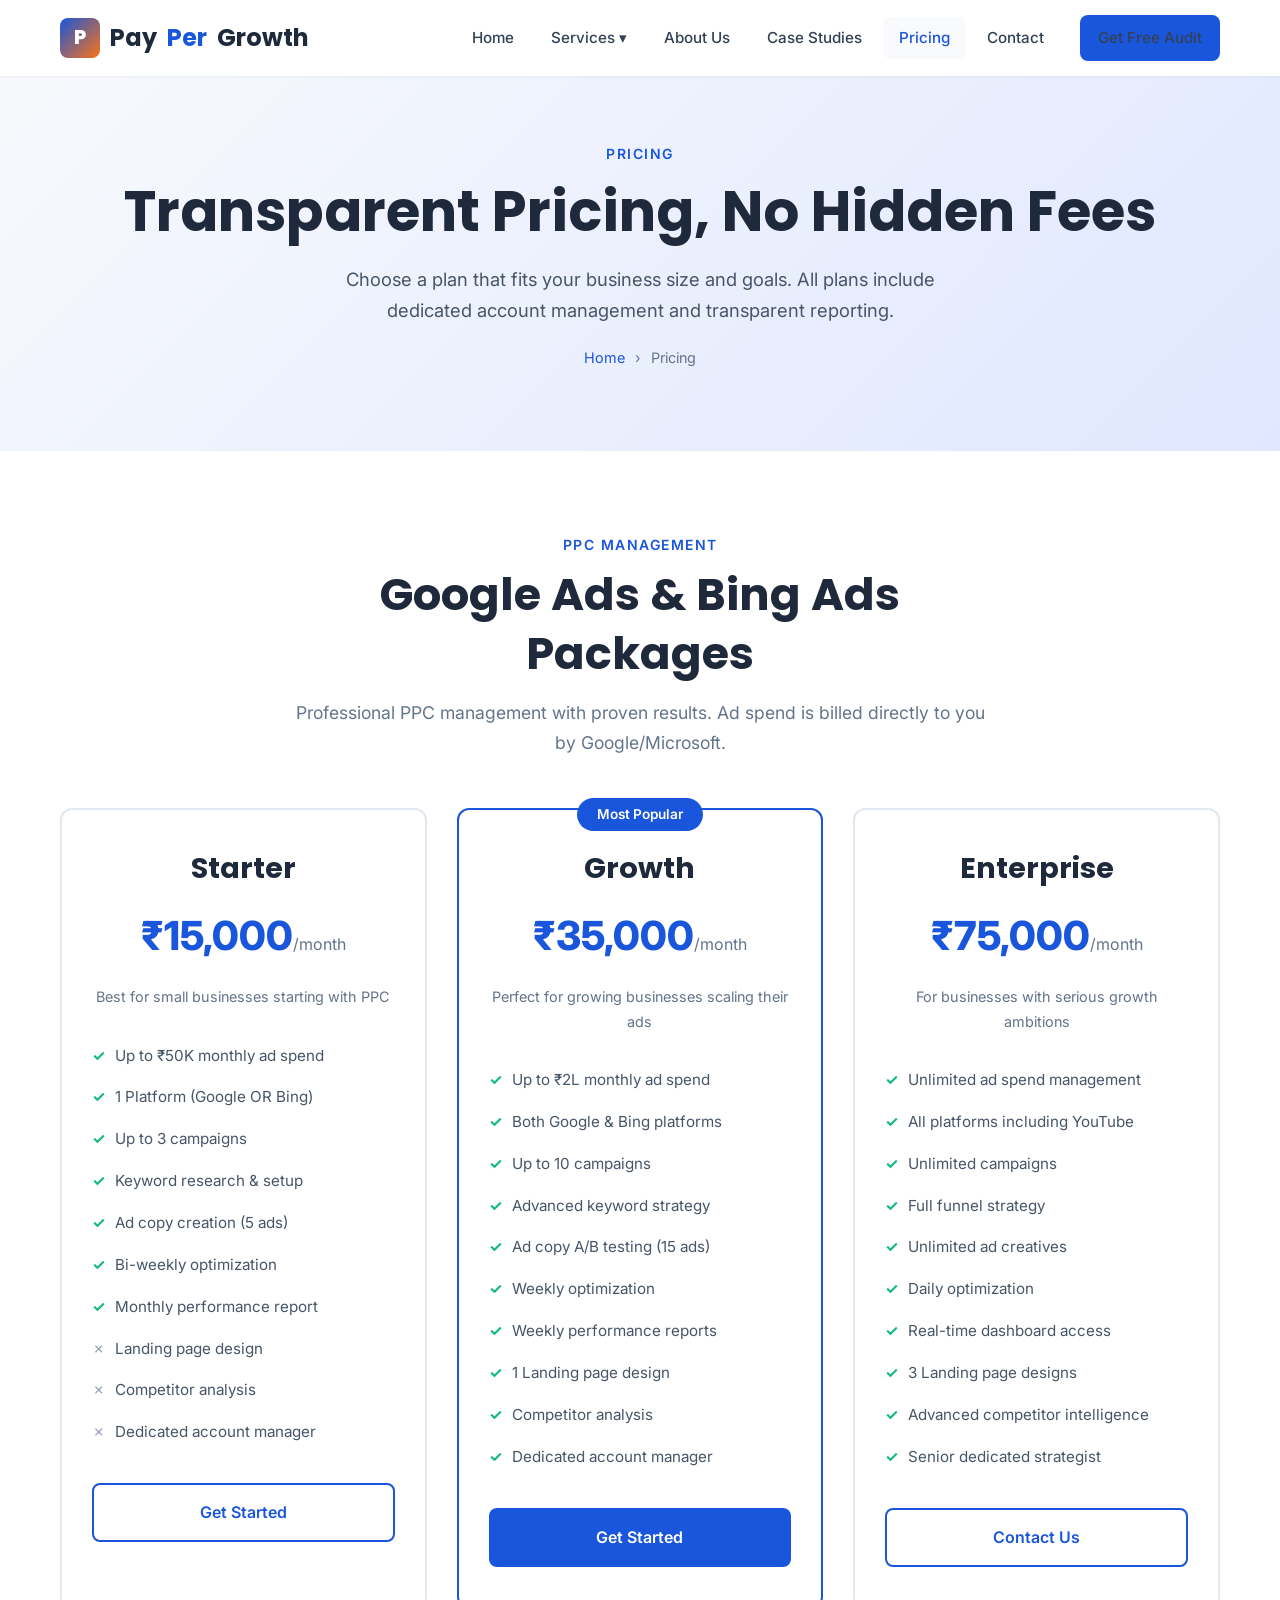
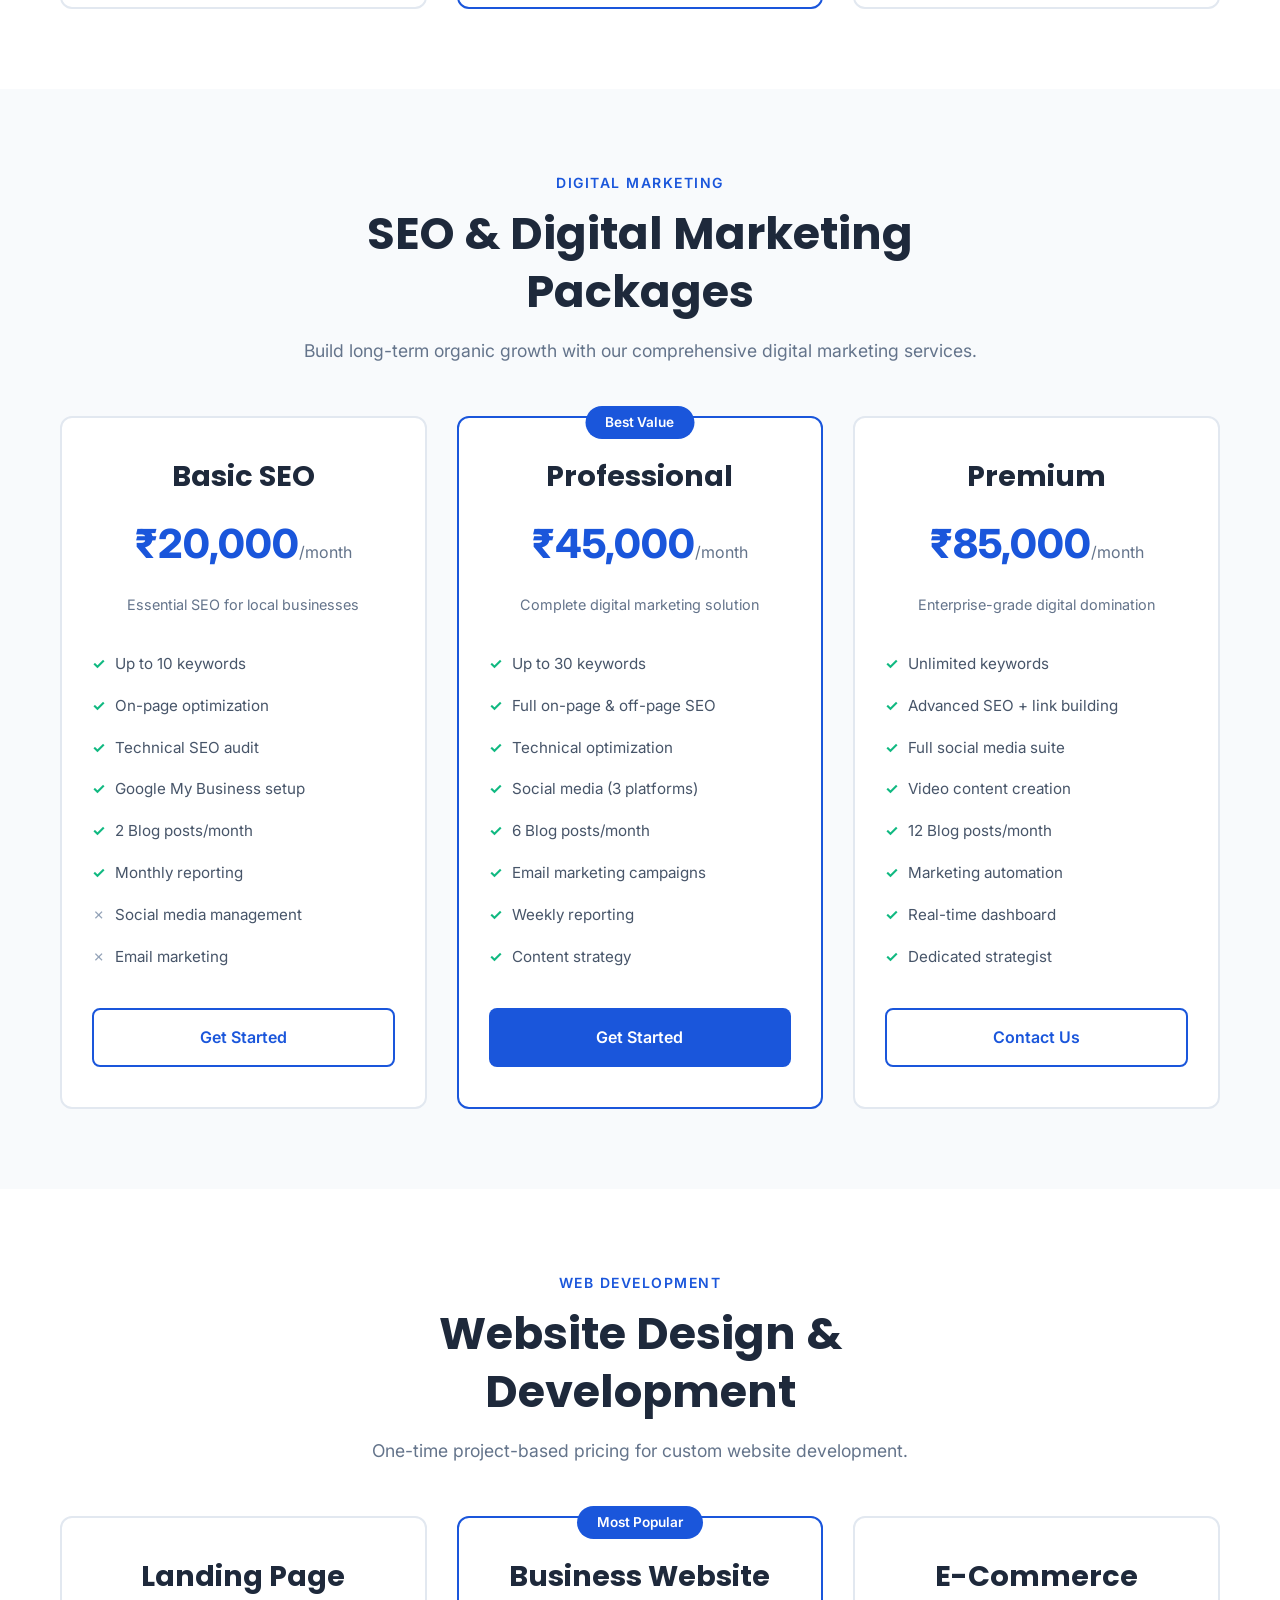
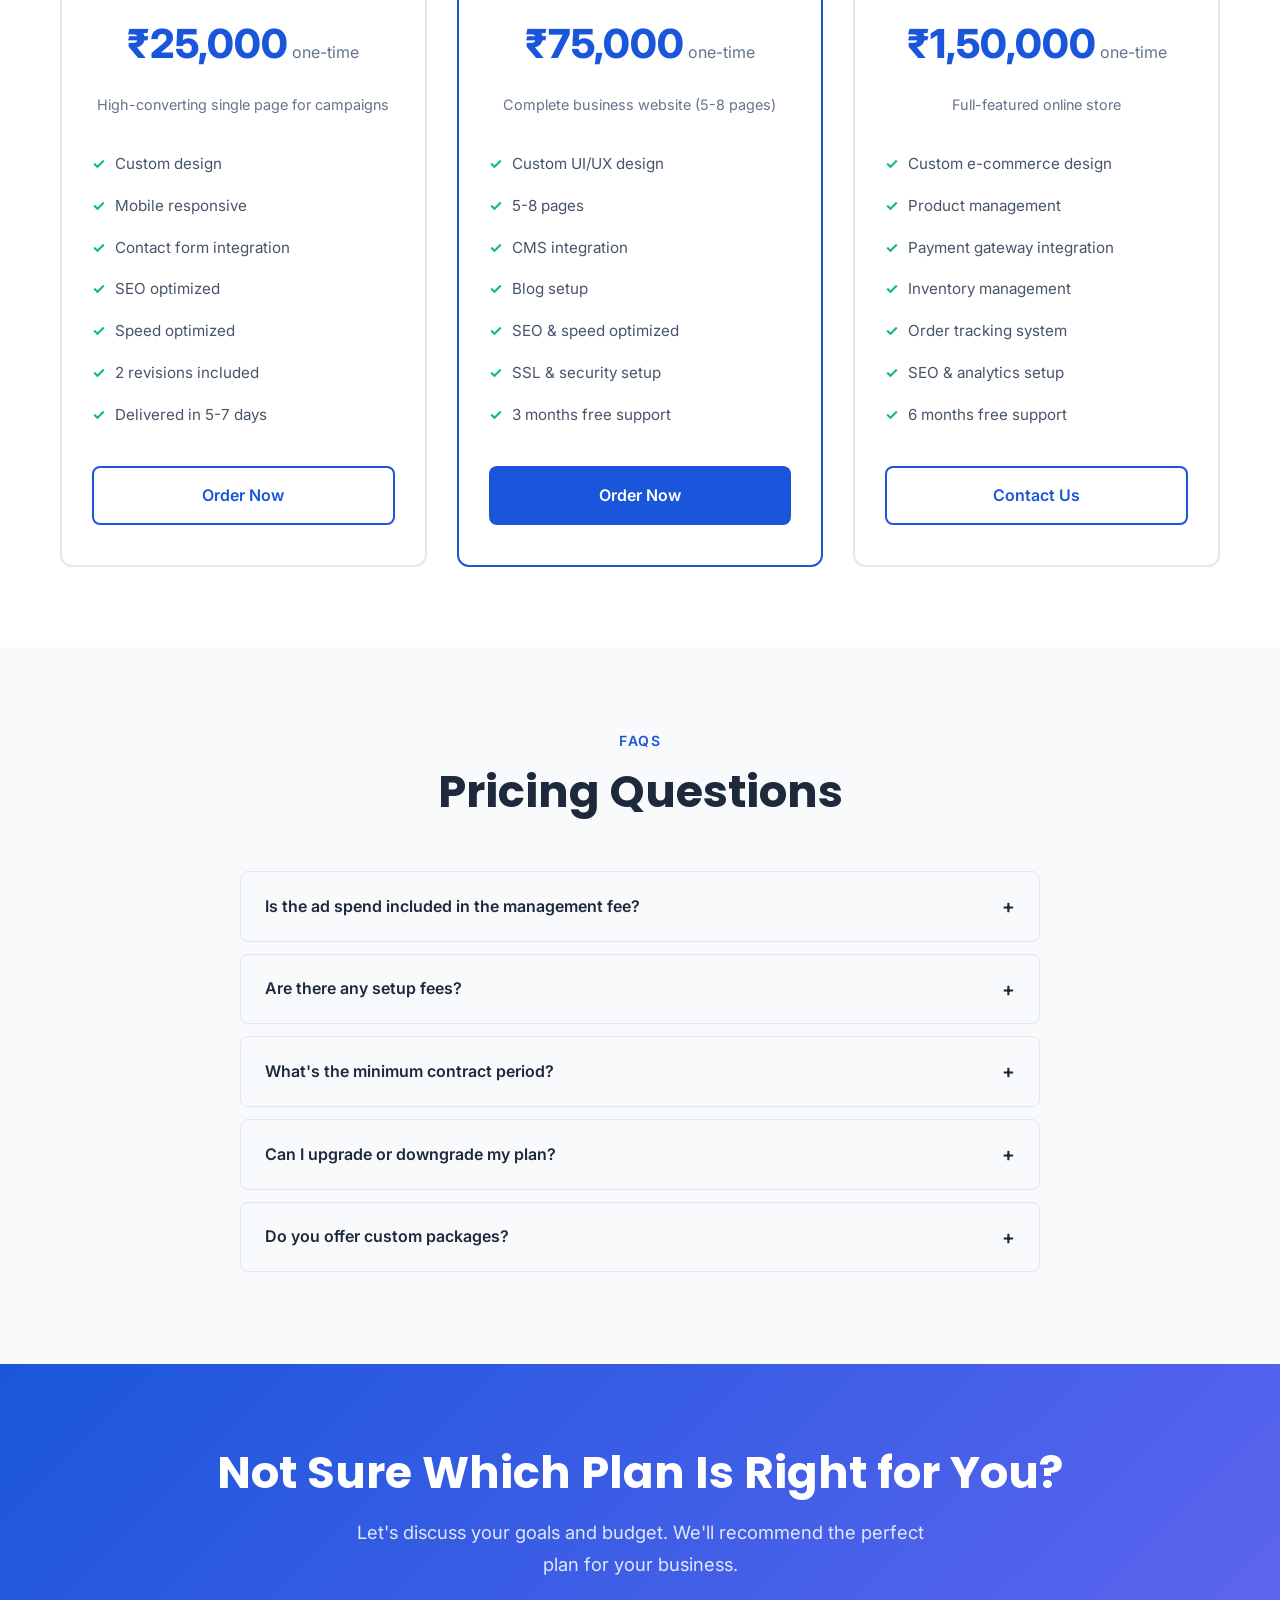
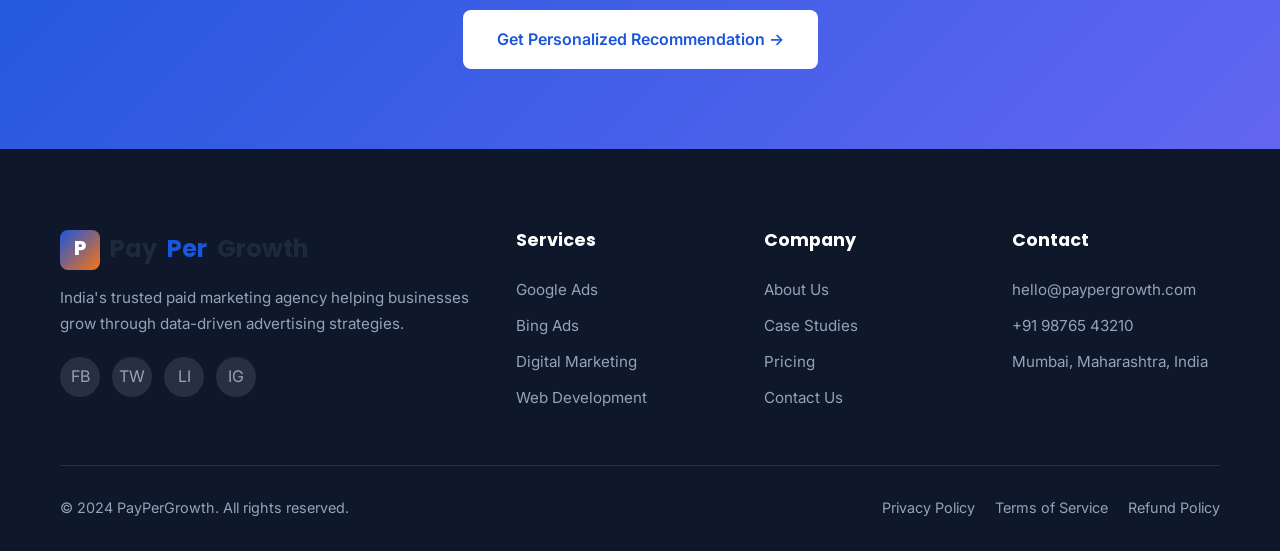
<file: pricing.html>
<!DOCTYPE html>
<html lang="en">
<head>
    <meta charset="UTF-8">
    <meta name="viewport" content="width=device-width, initial-scale=1.0">
    <meta name="description" content="Transparent pricing for PayPerGrowth's paid marketing services. Google Ads, Bing Ads, digital marketing & web development packages starting at ₹15,000/month.">
    <meta name="keywords" content="PPC pricing India, Google Ads management cost, digital marketing packages, web development pricing India">
    <meta name="robots" content="index, follow">
    <meta property="og:title" content="Pricing & Packages | PayPerGrowth India">
    <meta property="og:description" content="Transparent pricing for paid marketing services. Plans starting at ₹15,000/month.">
    <link rel="canonical" href="https://paypergrowth.com/pricing.html">
    <title>Pricing & Packages | Paid Marketing Services | PayPerGrowth India</title>
    <link href="https://fonts.googleapis.com/css2?family=Inter:wght@400;500;600;700&family=Poppins:wght@600;700;800&display=swap" rel="stylesheet">
    <link rel="stylesheet" href="css/style.css">
</head>
<body>
    <header class="header">
        <div class="header-container">
            <a href="index.html" class="logo"><div class="logo-icon">P</div>Pay<span>Per</span>Growth</a>
            <nav class="nav-menu">
                <a href="index.html">Home</a>
                <div class="nav-dropdown">
                    <a href="#">Services ▾</a>
                    <div class="dropdown-menu">
                        <a href="services/google-ads.html">Google Ads</a>
                        <a href="services/bing-ads.html">Bing Ads</a>
                        <a href="services/digital-marketing.html">Digital Marketing</a>
                        <a href="services/web-development.html">Web Development & Design</a>
                    </div>
                </div>
                <a href="about.html">About Us</a>
                <a href="case-studies.html">Case Studies</a>
                <a href="pricing.html" class="active">Pricing</a>
                <a href="contact.html">Contact</a>
                <a href="contact.html" class="btn btn-primary nav-cta">Get Free Audit</a>
            </nav>
            <div class="mobile-toggle"><span></span><span></span><span></span></div>
        </div>
    </header>
    <div class="overlay"></div>

    <section class="page-hero">
        <div class="container">
            <span class="section-label">Pricing</span>
            <h1>Transparent Pricing, No Hidden Fees</h1>
            <p>Choose a plan that fits your business size and goals. All plans include dedicated account management and transparent reporting.</p>
            <div class="breadcrumb">
                <a href="index.html">Home</a><span>›</span><span>Pricing</span>
            </div>
        </div>
    </section>


    <!-- PPC Pricing -->
    <section class="section">
        <div class="container">
            <div class="section-header fade-in">
                <span class="section-label">PPC Management</span>
                <h2>Google Ads & Bing Ads Packages</h2>
                <p>Professional PPC management with proven results. Ad spend is billed directly to you by Google/Microsoft.</p>
            </div>
            <div class="pricing-grid">
                <div class="pricing-card fade-in">
                    <h3>Starter</h3>
                    <div class="price">₹15,000<span>/month</span></div>
                    <p class="price-desc">Best for small businesses starting with PPC</p>
                    <ul class="pricing-features">
                        <li><span class="check">✓</span> Up to ₹50K monthly ad spend</li>
                        <li><span class="check">✓</span> 1 Platform (Google OR Bing)</li>
                        <li><span class="check">✓</span> Up to 3 campaigns</li>
                        <li><span class="check">✓</span> Keyword research & setup</li>
                        <li><span class="check">✓</span> Ad copy creation (5 ads)</li>
                        <li><span class="check">✓</span> Bi-weekly optimization</li>
                        <li><span class="check">✓</span> Monthly performance report</li>
                        <li><span class="cross">✗</span> Landing page design</li>
                        <li><span class="cross">✗</span> Competitor analysis</li>
                        <li><span class="cross">✗</span> Dedicated account manager</li>
                    </ul>
                    <a href="contact.html" class="btn btn-outline" style="width:100%; justify-content:center;">Get Started</a>
                </div>

                <div class="pricing-card featured fade-in">
                    <div class="pricing-badge">Most Popular</div>
                    <h3>Growth</h3>
                    <div class="price">₹35,000<span>/month</span></div>
                    <p class="price-desc">Perfect for growing businesses scaling their ads</p>
                    <ul class="pricing-features">
                        <li><span class="check">✓</span> Up to ₹2L monthly ad spend</li>
                        <li><span class="check">✓</span> Both Google & Bing platforms</li>
                        <li><span class="check">✓</span> Up to 10 campaigns</li>
                        <li><span class="check">✓</span> Advanced keyword strategy</li>
                        <li><span class="check">✓</span> Ad copy A/B testing (15 ads)</li>
                        <li><span class="check">✓</span> Weekly optimization</li>
                        <li><span class="check">✓</span> Weekly performance reports</li>
                        <li><span class="check">✓</span> 1 Landing page design</li>
                        <li><span class="check">✓</span> Competitor analysis</li>
                        <li><span class="check">✓</span> Dedicated account manager</li>
                    </ul>
                    <a href="contact.html" class="btn btn-primary" style="width:100%; justify-content:center;">Get Started</a>
                </div>

                <div class="pricing-card fade-in">
                    <h3>Enterprise</h3>
                    <div class="price">₹75,000<span>/month</span></div>
                    <p class="price-desc">For businesses with serious growth ambitions</p>
                    <ul class="pricing-features">
                        <li><span class="check">✓</span> Unlimited ad spend management</li>
                        <li><span class="check">✓</span> All platforms including YouTube</li>
                        <li><span class="check">✓</span> Unlimited campaigns</li>
                        <li><span class="check">✓</span> Full funnel strategy</li>
                        <li><span class="check">✓</span> Unlimited ad creatives</li>
                        <li><span class="check">✓</span> Daily optimization</li>
                        <li><span class="check">✓</span> Real-time dashboard access</li>
                        <li><span class="check">✓</span> 3 Landing page designs</li>
                        <li><span class="check">✓</span> Advanced competitor intelligence</li>
                        <li><span class="check">✓</span> Senior dedicated strategist</li>
                    </ul>
                    <a href="contact.html" class="btn btn-outline" style="width:100%; justify-content:center;">Contact Us</a>
                </div>
            </div>
        </div>
    </section>


    <!-- Digital Marketing Pricing -->
    <section class="section bg-gray">
        <div class="container">
            <div class="section-header fade-in">
                <span class="section-label">Digital Marketing</span>
                <h2>SEO & Digital Marketing Packages</h2>
                <p>Build long-term organic growth with our comprehensive digital marketing services.</p>
            </div>
            <div class="pricing-grid">
                <div class="pricing-card fade-in">
                    <h3>Basic SEO</h3>
                    <div class="price">₹20,000<span>/month</span></div>
                    <p class="price-desc">Essential SEO for local businesses</p>
                    <ul class="pricing-features">
                        <li><span class="check">✓</span> Up to 10 keywords</li>
                        <li><span class="check">✓</span> On-page optimization</li>
                        <li><span class="check">✓</span> Technical SEO audit</li>
                        <li><span class="check">✓</span> Google My Business setup</li>
                        <li><span class="check">✓</span> 2 Blog posts/month</li>
                        <li><span class="check">✓</span> Monthly reporting</li>
                        <li><span class="cross">✗</span> Social media management</li>
                        <li><span class="cross">✗</span> Email marketing</li>
                    </ul>
                    <a href="contact.html" class="btn btn-outline" style="width:100%; justify-content:center;">Get Started</a>
                </div>

                <div class="pricing-card featured fade-in">
                    <div class="pricing-badge">Best Value</div>
                    <h3>Professional</h3>
                    <div class="price">₹45,000<span>/month</span></div>
                    <p class="price-desc">Complete digital marketing solution</p>
                    <ul class="pricing-features">
                        <li><span class="check">✓</span> Up to 30 keywords</li>
                        <li><span class="check">✓</span> Full on-page & off-page SEO</li>
                        <li><span class="check">✓</span> Technical optimization</li>
                        <li><span class="check">✓</span> Social media (3 platforms)</li>
                        <li><span class="check">✓</span> 6 Blog posts/month</li>
                        <li><span class="check">✓</span> Email marketing campaigns</li>
                        <li><span class="check">✓</span> Weekly reporting</li>
                        <li><span class="check">✓</span> Content strategy</li>
                    </ul>
                    <a href="contact.html" class="btn btn-primary" style="width:100%; justify-content:center;">Get Started</a>
                </div>

                <div class="pricing-card fade-in">
                    <h3>Premium</h3>
                    <div class="price">₹85,000<span>/month</span></div>
                    <p class="price-desc">Enterprise-grade digital domination</p>
                    <ul class="pricing-features">
                        <li><span class="check">✓</span> Unlimited keywords</li>
                        <li><span class="check">✓</span> Advanced SEO + link building</li>
                        <li><span class="check">✓</span> Full social media suite</li>
                        <li><span class="check">✓</span> Video content creation</li>
                        <li><span class="check">✓</span> 12 Blog posts/month</li>
                        <li><span class="check">✓</span> Marketing automation</li>
                        <li><span class="check">✓</span> Real-time dashboard</li>
                        <li><span class="check">✓</span> Dedicated strategist</li>
                    </ul>
                    <a href="contact.html" class="btn btn-outline" style="width:100%; justify-content:center;">Contact Us</a>
                </div>
            </div>
        </div>
    </section>

    <!-- Web Development Pricing -->
    <section class="section">
        <div class="container">
            <div class="section-header fade-in">
                <span class="section-label">Web Development</span>
                <h2>Website Design & Development</h2>
                <p>One-time project-based pricing for custom website development.</p>
            </div>
            <div class="pricing-grid">
                <div class="pricing-card fade-in">
                    <h3>Landing Page</h3>
                    <div class="price">₹25,000<span> one-time</span></div>
                    <p class="price-desc">High-converting single page for campaigns</p>
                    <ul class="pricing-features">
                        <li><span class="check">✓</span> Custom design</li>
                        <li><span class="check">✓</span> Mobile responsive</li>
                        <li><span class="check">✓</span> Contact form integration</li>
                        <li><span class="check">✓</span> SEO optimized</li>
                        <li><span class="check">✓</span> Speed optimized</li>
                        <li><span class="check">✓</span> 2 revisions included</li>
                        <li><span class="check">✓</span> Delivered in 5-7 days</li>
                    </ul>
                    <a href="contact.html" class="btn btn-outline" style="width:100%; justify-content:center;">Order Now</a>
                </div>

                <div class="pricing-card featured fade-in">
                    <div class="pricing-badge">Most Popular</div>
                    <h3>Business Website</h3>
                    <div class="price">₹75,000<span> one-time</span></div>
                    <p class="price-desc">Complete business website (5-8 pages)</p>
                    <ul class="pricing-features">
                        <li><span class="check">✓</span> Custom UI/UX design</li>
                        <li><span class="check">✓</span> 5-8 pages</li>
                        <li><span class="check">✓</span> CMS integration</li>
                        <li><span class="check">✓</span> Blog setup</li>
                        <li><span class="check">✓</span> SEO & speed optimized</li>
                        <li><span class="check">✓</span> SSL & security setup</li>
                        <li><span class="check">✓</span> 3 months free support</li>
                    </ul>
                    <a href="contact.html" class="btn btn-primary" style="width:100%; justify-content:center;">Order Now</a>
                </div>

                <div class="pricing-card fade-in">
                    <h3>E-Commerce</h3>
                    <div class="price">₹1,50,000<span> one-time</span></div>
                    <p class="price-desc">Full-featured online store</p>
                    <ul class="pricing-features">
                        <li><span class="check">✓</span> Custom e-commerce design</li>
                        <li><span class="check">✓</span> Product management</li>
                        <li><span class="check">✓</span> Payment gateway integration</li>
                        <li><span class="check">✓</span> Inventory management</li>
                        <li><span class="check">✓</span> Order tracking system</li>
                        <li><span class="check">✓</span> SEO & analytics setup</li>
                        <li><span class="check">✓</span> 6 months free support</li>
                    </ul>
                    <a href="contact.html" class="btn btn-outline" style="width:100%; justify-content:center;">Contact Us</a>
                </div>
            </div>
        </div>
    </section>


    <!-- FAQ -->
    <section class="section bg-gray">
        <div class="container">
            <div class="section-header fade-in">
                <span class="section-label">FAQs</span>
                <h2>Pricing Questions</h2>
            </div>
            <div class="faq-list">
                <div class="faq-item">
                    <div class="faq-question">Is the ad spend included in the management fee? <span class="icon">+</span></div>
                    <div class="faq-answer"><p>No, ad spend is separate and billed directly to you by Google/Microsoft. Our pricing covers management, optimization, reporting, and strategy. This ensures full transparency—you own your accounts and data.</p></div>
                </div>
                <div class="faq-item">
                    <div class="faq-question">Are there any setup fees? <span class="icon">+</span></div>
                    <div class="faq-answer"><p>For PPC management, there's a one-time setup fee of ₹10,000 for the Starter plan and ₹15,000 for Growth/Enterprise plans. This covers account audit, strategy development, campaign build, and tracking setup.</p></div>
                </div>
                <div class="faq-item">
                    <div class="faq-question">What's the minimum contract period? <span class="icon">+</span></div>
                    <div class="faq-answer"><p>We recommend a minimum 3-month commitment for PPC and 6 months for SEO to see meaningful results. However, we offer month-to-month plans for clients who prefer flexibility (at slightly higher rates).</p></div>
                </div>
                <div class="faq-item">
                    <div class="faq-question">Can I upgrade or downgrade my plan? <span class="icon">+</span></div>
                    <div class="faq-answer"><p>Absolutely! You can upgrade anytime. Downgrades can be made at the end of any billing cycle with 15 days notice. We'll help you choose the right plan as your business needs evolve.</p></div>
                </div>
                <div class="faq-item">
                    <div class="faq-question">Do you offer custom packages? <span class="icon">+</span></div>
                    <div class="faq-answer"><p>Yes! If our standard packages don't fit your needs, we'll create a custom proposal based on your specific requirements, goals, and budget. Contact us for a personalized quote.</p></div>
                </div>
            </div>
        </div>
    </section>

    <section class="cta-section">
        <div class="container">
            <h2>Not Sure Which Plan Is Right for You?</h2>
            <p>Let's discuss your goals and budget. We'll recommend the perfect plan for your business.</p>
            <a href="contact.html" class="btn btn-white">Get Personalized Recommendation →</a>
        </div>
    </section>

    <footer class="footer">
        <div class="container">
            <div class="footer-grid">
                <div class="footer-brand">
                    <a href="index.html" class="logo"><div class="logo-icon">P</div>Pay<span>Per</span>Growth</a>
                    <p>India's trusted paid marketing agency helping businesses grow through data-driven advertising strategies.</p>
                    <div class="footer-social"><a href="#">FB</a><a href="#">TW</a><a href="#">LI</a><a href="#">IG</a></div>
                </div>
                <div class="footer-col"><h4>Services</h4><a href="services/google-ads.html">Google Ads</a><a href="services/bing-ads.html">Bing Ads</a><a href="services/digital-marketing.html">Digital Marketing</a><a href="services/web-development.html">Web Development</a></div>
                <div class="footer-col"><h4>Company</h4><a href="about.html">About Us</a><a href="case-studies.html">Case Studies</a><a href="pricing.html">Pricing</a><a href="contact.html">Contact Us</a></div>
                <div class="footer-col"><h4>Contact</h4><a href="mailto:hello@paypergrowth.com">hello@paypergrowth.com</a><a href="tel:+919876543210">+91 98765 43210</a><a href="#">Mumbai, Maharashtra, India</a></div>
            </div>
            <div class="footer-bottom">
                <p>&copy; 2024 PayPerGrowth. All rights reserved.</p>
                <div class="footer-bottom-links"><a href="policies/privacy-policy.html">Privacy Policy</a><a href="policies/terms-of-service.html">Terms of Service</a><a href="policies/refund-policy.html">Refund Policy</a></div>
            </div>
        </div>
    </footer>
    <script src="js/main.js"></script>
</body>
</html>
</file>
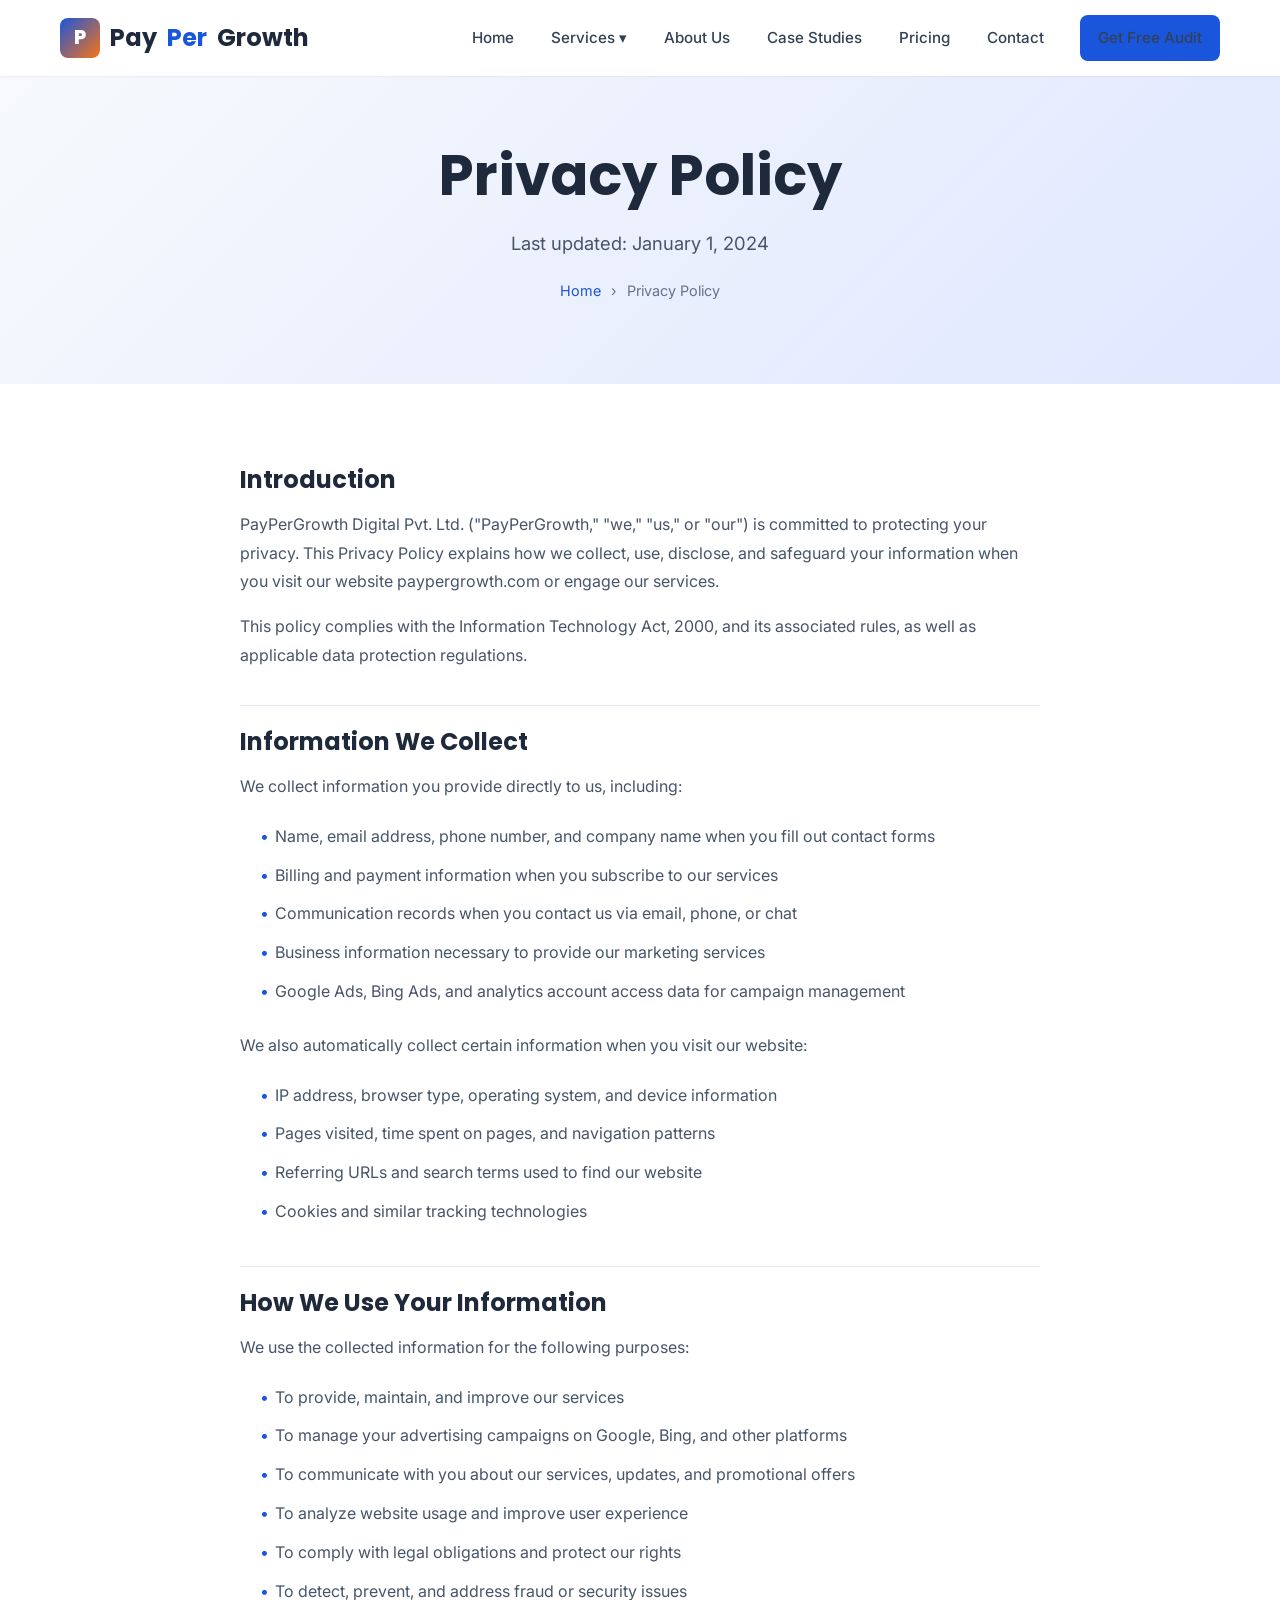
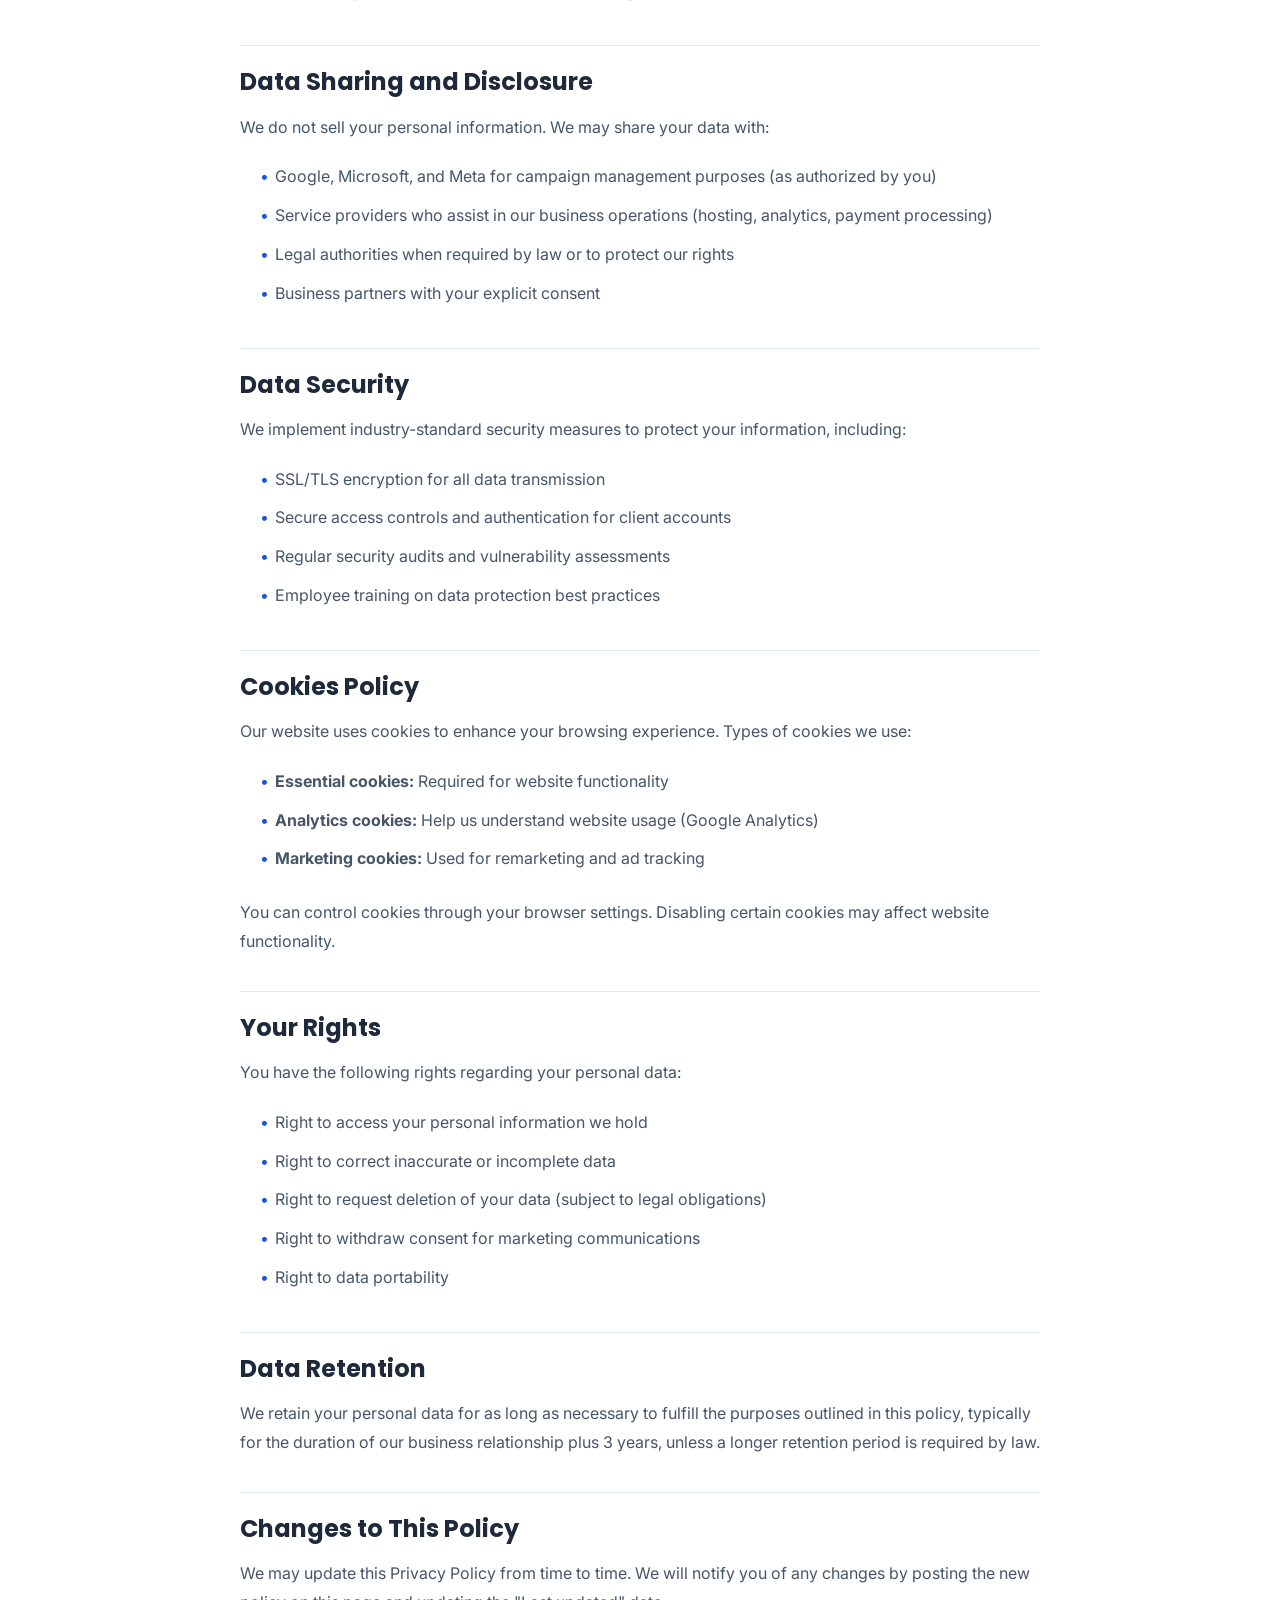
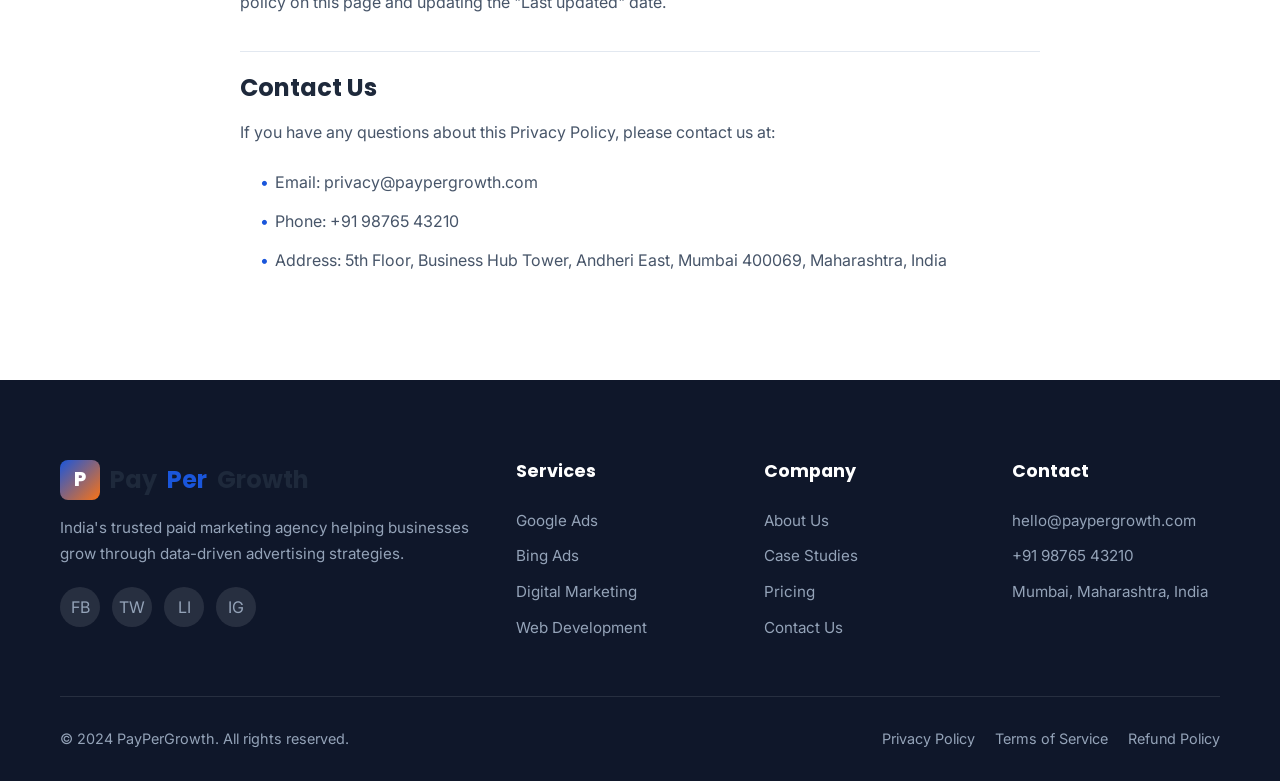
<file: policies/privacy-policy.html>
<!DOCTYPE html>
<html lang="en">
<head>
    <meta charset="UTF-8">
    <meta name="viewport" content="width=device-width, initial-scale=1.0">
    <meta name="description" content="PayPerGrowth Privacy Policy - How we collect, use, and protect your personal information. GDPR and IT Act 2000 compliant.">
    <meta name="robots" content="index, follow">
    <link rel="canonical" href="https://paypergrowth.com/policies/privacy-policy.html">
    <title>Privacy Policy | PayPerGrowth - Paid Marketing Agency India</title>
    <link href="https://fonts.googleapis.com/css2?family=Inter:wght@400;500;600;700&family=Poppins:wght@600;700;800&display=swap" rel="stylesheet">
    <link rel="stylesheet" href="../css/style.css">
</head>
<body>
    <header class="header">
        <div class="header-container">
            <a href="../index.html" class="logo"><div class="logo-icon">P</div>Pay<span>Per</span>Growth</a>
            <nav class="nav-menu">
                <a href="../index.html">Home</a>
                <div class="nav-dropdown">
                    <a href="#">Services ▾</a>
                    <div class="dropdown-menu">
                        <a href="../services/google-ads.html">Google Ads</a>
                        <a href="../services/bing-ads.html">Bing Ads</a>
                        <a href="../services/digital-marketing.html">Digital Marketing</a>
                        <a href="../services/web-development.html">Web Development & Design</a>
                    </div>
                </div>
                <a href="../about.html">About Us</a>
                <a href="../case-studies.html">Case Studies</a>
                <a href="../pricing.html">Pricing</a>
                <a href="../contact.html">Contact</a>
                <a href="../contact.html" class="btn btn-primary nav-cta">Get Free Audit</a>
            </nav>
            <div class="mobile-toggle"><span></span><span></span><span></span></div>
        </div>
    </header>
    <div class="overlay"></div>

    <section class="page-hero">
        <div class="container">
            <h1>Privacy Policy</h1>
            <p>Last updated: January 1, 2024</p>
            <div class="breadcrumb">
                <a href="../index.html">Home</a><span>›</span><span>Privacy Policy</span>
            </div>
        </div>
    </section>

    <section class="section">
        <div class="container">
            <div class="policy-content">
                <h2>Introduction</h2>
                <p>PayPerGrowth Digital Pvt. Ltd. ("PayPerGrowth," "we," "us," or "our") is committed to protecting your privacy. This Privacy Policy explains how we collect, use, disclose, and safeguard your information when you visit our website paypergrowth.com or engage our services.</p>
                <p>This policy complies with the Information Technology Act, 2000, and its associated rules, as well as applicable data protection regulations.</p>

                <h2>Information We Collect</h2>
                <p>We collect information you provide directly to us, including:</p>
                <ul>
                    <li>Name, email address, phone number, and company name when you fill out contact forms</li>
                    <li>Billing and payment information when you subscribe to our services</li>
                    <li>Communication records when you contact us via email, phone, or chat</li>
                    <li>Business information necessary to provide our marketing services</li>
                    <li>Google Ads, Bing Ads, and analytics account access data for campaign management</li>
                </ul>
                <p>We also automatically collect certain information when you visit our website:</p>
                <ul>
                    <li>IP address, browser type, operating system, and device information</li>
                    <li>Pages visited, time spent on pages, and navigation patterns</li>
                    <li>Referring URLs and search terms used to find our website</li>
                    <li>Cookies and similar tracking technologies</li>
                </ul>

                <h2>How We Use Your Information</h2>
                <p>We use the collected information for the following purposes:</p>
                <ul>
                    <li>To provide, maintain, and improve our services</li>
                    <li>To manage your advertising campaigns on Google, Bing, and other platforms</li>
                    <li>To communicate with you about our services, updates, and promotional offers</li>
                    <li>To analyze website usage and improve user experience</li>
                    <li>To comply with legal obligations and protect our rights</li>
                    <li>To detect, prevent, and address fraud or security issues</li>
                </ul>

                <h2>Data Sharing and Disclosure</h2>
                <p>We do not sell your personal information. We may share your data with:</p>
                <ul>
                    <li>Google, Microsoft, and Meta for campaign management purposes (as authorized by you)</li>
                    <li>Service providers who assist in our business operations (hosting, analytics, payment processing)</li>
                    <li>Legal authorities when required by law or to protect our rights</li>
                    <li>Business partners with your explicit consent</li>
                </ul>

                <h2>Data Security</h2>
                <p>We implement industry-standard security measures to protect your information, including:</p>
                <ul>
                    <li>SSL/TLS encryption for all data transmission</li>
                    <li>Secure access controls and authentication for client accounts</li>
                    <li>Regular security audits and vulnerability assessments</li>
                    <li>Employee training on data protection best practices</li>
                </ul>

                <h2>Cookies Policy</h2>
                <p>Our website uses cookies to enhance your browsing experience. Types of cookies we use:</p>
                <ul>
                    <li><strong>Essential cookies:</strong> Required for website functionality</li>
                    <li><strong>Analytics cookies:</strong> Help us understand website usage (Google Analytics)</li>
                    <li><strong>Marketing cookies:</strong> Used for remarketing and ad tracking</li>
                </ul>
                <p>You can control cookies through your browser settings. Disabling certain cookies may affect website functionality.</p>

                <h2>Your Rights</h2>
                <p>You have the following rights regarding your personal data:</p>
                <ul>
                    <li>Right to access your personal information we hold</li>
                    <li>Right to correct inaccurate or incomplete data</li>
                    <li>Right to request deletion of your data (subject to legal obligations)</li>
                    <li>Right to withdraw consent for marketing communications</li>
                    <li>Right to data portability</li>
                </ul>

                <h2>Data Retention</h2>
                <p>We retain your personal data for as long as necessary to fulfill the purposes outlined in this policy, typically for the duration of our business relationship plus 3 years, unless a longer retention period is required by law.</p>

                <h2>Changes to This Policy</h2>
                <p>We may update this Privacy Policy from time to time. We will notify you of any changes by posting the new policy on this page and updating the "Last updated" date.</p>

                <h2>Contact Us</h2>
                <p>If you have any questions about this Privacy Policy, please contact us at:</p>
                <ul>
                    <li>Email: privacy@paypergrowth.com</li>
                    <li>Phone: +91 98765 43210</li>
                    <li>Address: 5th Floor, Business Hub Tower, Andheri East, Mumbai 400069, Maharashtra, India</li>
                </ul>
            </div>
        </div>
    </section>

    <footer class="footer">
        <div class="container">
            <div class="footer-grid">
                <div class="footer-brand">
                    <a href="../index.html" class="logo"><div class="logo-icon">P</div>Pay<span>Per</span>Growth</a>
                    <p>India's trusted paid marketing agency helping businesses grow through data-driven advertising strategies.</p>
                    <div class="footer-social"><a href="#">FB</a><a href="#">TW</a><a href="#">LI</a><a href="#">IG</a></div>
                </div>
                <div class="footer-col"><h4>Services</h4><a href="../services/google-ads.html">Google Ads</a><a href="../services/bing-ads.html">Bing Ads</a><a href="../services/digital-marketing.html">Digital Marketing</a><a href="../services/web-development.html">Web Development</a></div>
                <div class="footer-col"><h4>Company</h4><a href="../about.html">About Us</a><a href="../case-studies.html">Case Studies</a><a href="../pricing.html">Pricing</a><a href="../contact.html">Contact Us</a></div>
                <div class="footer-col"><h4>Contact</h4><a href="mailto:hello@paypergrowth.com">hello@paypergrowth.com</a><a href="tel:+919876543210">+91 98765 43210</a><a href="#">Mumbai, Maharashtra, India</a></div>
            </div>
            <div class="footer-bottom">
                <p>&copy; 2024 PayPerGrowth. All rights reserved.</p>
                <div class="footer-bottom-links"><a href="privacy-policy.html">Privacy Policy</a><a href="terms-of-service.html">Terms of Service</a><a href="refund-policy.html">Refund Policy</a></div>
            </div>
        </div>
    </footer>
    <script src="../js/main.js"></script>
</body>
</html>
</file>
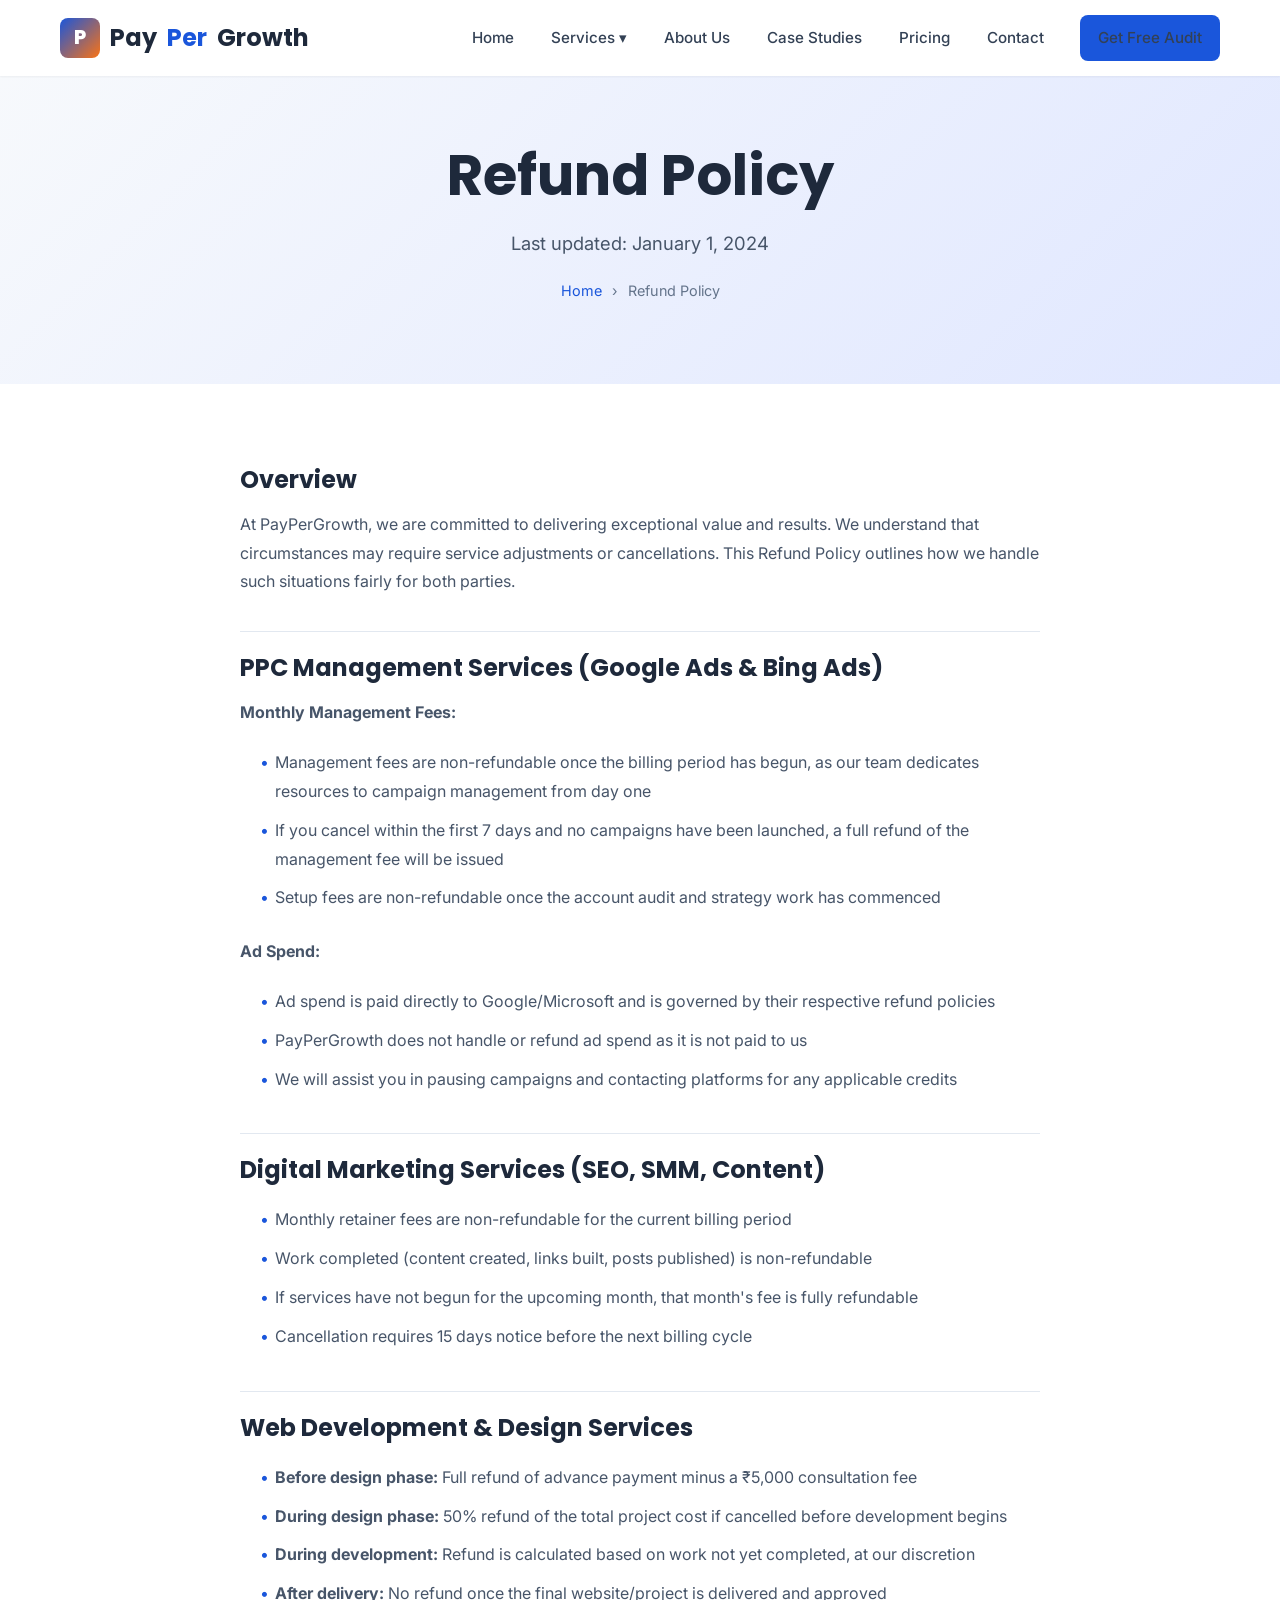
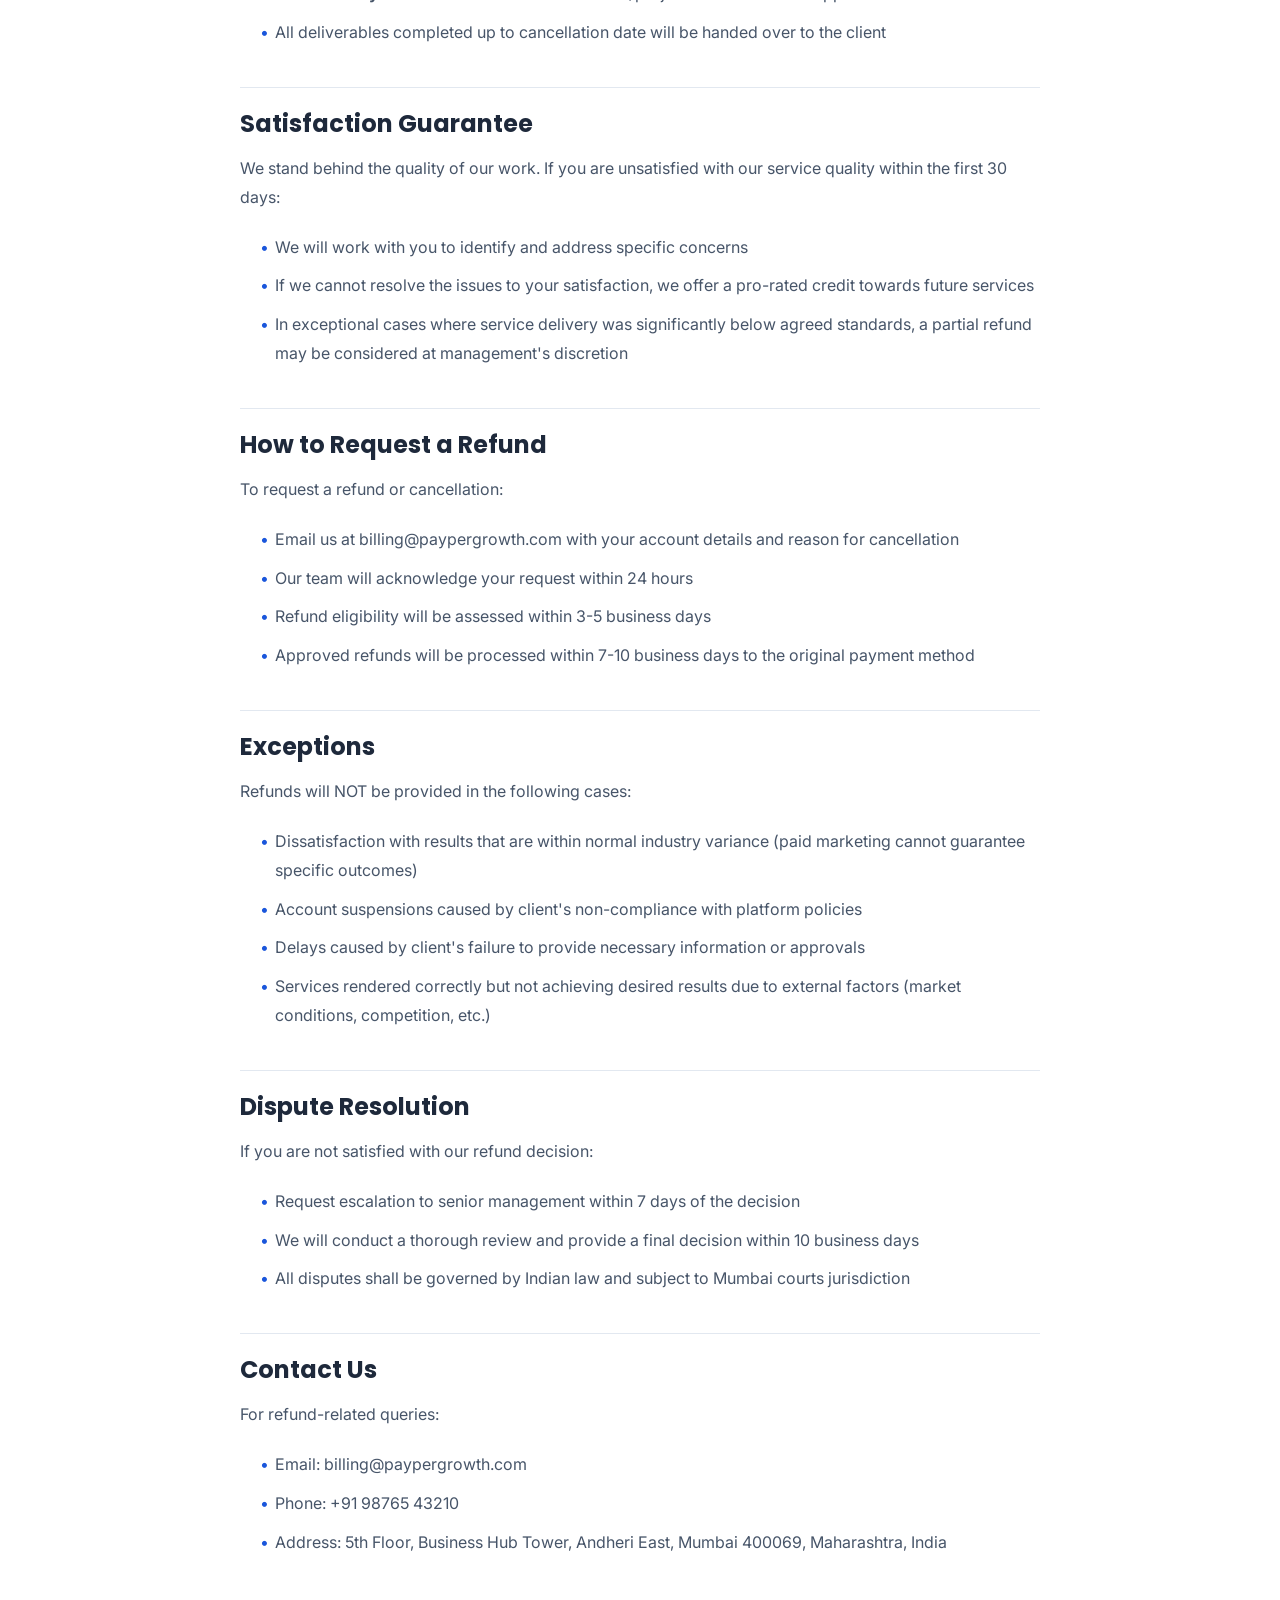
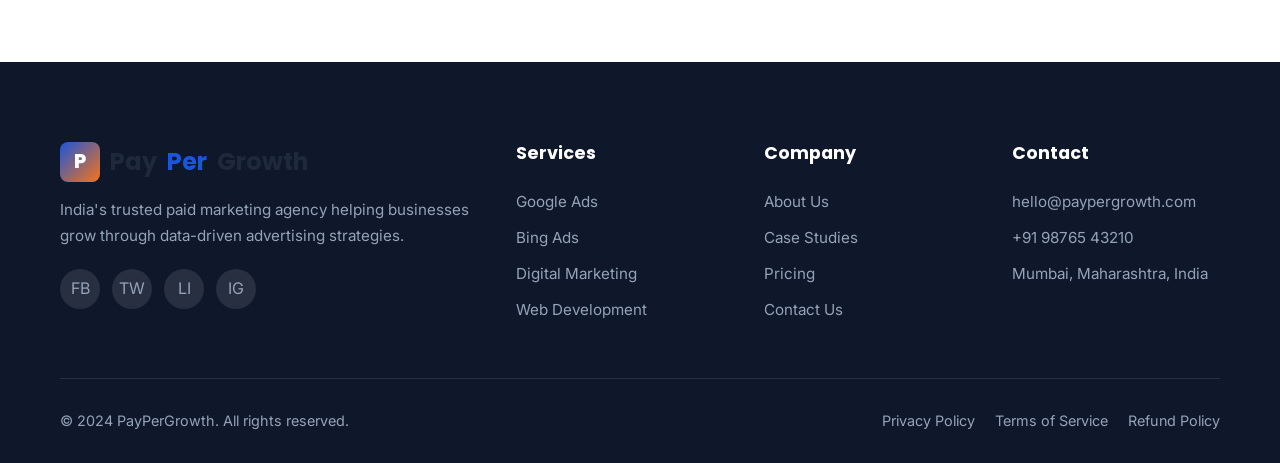
<file: policies/refund-policy.html>
<!DOCTYPE html>
<html lang="en">
<head>
    <meta charset="UTF-8">
    <meta name="viewport" content="width=device-width, initial-scale=1.0">
    <meta name="description" content="PayPerGrowth Refund Policy - Understand our refund and cancellation policy for PPC management, digital marketing, and web development services.">
    <meta name="robots" content="index, follow">
    <link rel="canonical" href="https://paypergrowth.com/policies/refund-policy.html">
    <title>Refund Policy | PayPerGrowth - Paid Marketing Agency India</title>
    <link href="https://fonts.googleapis.com/css2?family=Inter:wght@400;500;600;700&family=Poppins:wght@600;700;800&display=swap" rel="stylesheet">
    <link rel="stylesheet" href="../css/style.css">
</head>
<body>
    <header class="header">
        <div class="header-container">
            <a href="../index.html" class="logo"><div class="logo-icon">P</div>Pay<span>Per</span>Growth</a>
            <nav class="nav-menu">
                <a href="../index.html">Home</a>
                <div class="nav-dropdown">
                    <a href="#">Services ▾</a>
                    <div class="dropdown-menu">
                        <a href="../services/google-ads.html">Google Ads</a>
                        <a href="../services/bing-ads.html">Bing Ads</a>
                        <a href="../services/digital-marketing.html">Digital Marketing</a>
                        <a href="../services/web-development.html">Web Development & Design</a>
                    </div>
                </div>
                <a href="../about.html">About Us</a>
                <a href="../case-studies.html">Case Studies</a>
                <a href="../pricing.html">Pricing</a>
                <a href="../contact.html">Contact</a>
                <a href="../contact.html" class="btn btn-primary nav-cta">Get Free Audit</a>
            </nav>
            <div class="mobile-toggle"><span></span><span></span><span></span></div>
        </div>
    </header>
    <div class="overlay"></div>

    <section class="page-hero">
        <div class="container">
            <h1>Refund Policy</h1>
            <p>Last updated: January 1, 2024</p>
            <div class="breadcrumb">
                <a href="../index.html">Home</a><span>›</span><span>Refund Policy</span>
            </div>
        </div>
    </section>

    <section class="section">
        <div class="container">
            <div class="policy-content">
                <h2>Overview</h2>
                <p>At PayPerGrowth, we are committed to delivering exceptional value and results. We understand that circumstances may require service adjustments or cancellations. This Refund Policy outlines how we handle such situations fairly for both parties.</p>

                <h2>PPC Management Services (Google Ads & Bing Ads)</h2>
                <p><strong>Monthly Management Fees:</strong></p>
                <ul>
                    <li>Management fees are non-refundable once the billing period has begun, as our team dedicates resources to campaign management from day one</li>
                    <li>If you cancel within the first 7 days and no campaigns have been launched, a full refund of the management fee will be issued</li>
                    <li>Setup fees are non-refundable once the account audit and strategy work has commenced</li>
                </ul>
                <p><strong>Ad Spend:</strong></p>
                <ul>
                    <li>Ad spend is paid directly to Google/Microsoft and is governed by their respective refund policies</li>
                    <li>PayPerGrowth does not handle or refund ad spend as it is not paid to us</li>
                    <li>We will assist you in pausing campaigns and contacting platforms for any applicable credits</li>
                </ul>

                <h2>Digital Marketing Services (SEO, SMM, Content)</h2>
                <ul>
                    <li>Monthly retainer fees are non-refundable for the current billing period</li>
                    <li>Work completed (content created, links built, posts published) is non-refundable</li>
                    <li>If services have not begun for the upcoming month, that month's fee is fully refundable</li>
                    <li>Cancellation requires 15 days notice before the next billing cycle</li>
                </ul>

                <h2>Web Development & Design Services</h2>
                <ul>
                    <li><strong>Before design phase:</strong> Full refund of advance payment minus a ₹5,000 consultation fee</li>
                    <li><strong>During design phase:</strong> 50% refund of the total project cost if cancelled before development begins</li>
                    <li><strong>During development:</strong> Refund is calculated based on work not yet completed, at our discretion</li>
                    <li><strong>After delivery:</strong> No refund once the final website/project is delivered and approved</li>
                    <li>All deliverables completed up to cancellation date will be handed over to the client</li>
                </ul>

                <h2>Satisfaction Guarantee</h2>
                <p>We stand behind the quality of our work. If you are unsatisfied with our service quality within the first 30 days:</p>
                <ul>
                    <li>We will work with you to identify and address specific concerns</li>
                    <li>If we cannot resolve the issues to your satisfaction, we offer a pro-rated credit towards future services</li>
                    <li>In exceptional cases where service delivery was significantly below agreed standards, a partial refund may be considered at management's discretion</li>
                </ul>

                <h2>How to Request a Refund</h2>
                <p>To request a refund or cancellation:</p>
                <ul>
                    <li>Email us at billing@paypergrowth.com with your account details and reason for cancellation</li>
                    <li>Our team will acknowledge your request within 24 hours</li>
                    <li>Refund eligibility will be assessed within 3-5 business days</li>
                    <li>Approved refunds will be processed within 7-10 business days to the original payment method</li>
                </ul>

                <h2>Exceptions</h2>
                <p>Refunds will NOT be provided in the following cases:</p>
                <ul>
                    <li>Dissatisfaction with results that are within normal industry variance (paid marketing cannot guarantee specific outcomes)</li>
                    <li>Account suspensions caused by client's non-compliance with platform policies</li>
                    <li>Delays caused by client's failure to provide necessary information or approvals</li>
                    <li>Services rendered correctly but not achieving desired results due to external factors (market conditions, competition, etc.)</li>
                </ul>

                <h2>Dispute Resolution</h2>
                <p>If you are not satisfied with our refund decision:</p>
                <ul>
                    <li>Request escalation to senior management within 7 days of the decision</li>
                    <li>We will conduct a thorough review and provide a final decision within 10 business days</li>
                    <li>All disputes shall be governed by Indian law and subject to Mumbai courts jurisdiction</li>
                </ul>

                <h2>Contact Us</h2>
                <p>For refund-related queries:</p>
                <ul>
                    <li>Email: billing@paypergrowth.com</li>
                    <li>Phone: +91 98765 43210</li>
                    <li>Address: 5th Floor, Business Hub Tower, Andheri East, Mumbai 400069, Maharashtra, India</li>
                </ul>
            </div>
        </div>
    </section>

    <footer class="footer">
        <div class="container">
            <div class="footer-grid">
                <div class="footer-brand">
                    <a href="../index.html" class="logo"><div class="logo-icon">P</div>Pay<span>Per</span>Growth</a>
                    <p>India's trusted paid marketing agency helping businesses grow through data-driven advertising strategies.</p>
                    <div class="footer-social"><a href="#">FB</a><a href="#">TW</a><a href="#">LI</a><a href="#">IG</a></div>
                </div>
                <div class="footer-col"><h4>Services</h4><a href="../services/google-ads.html">Google Ads</a><a href="../services/bing-ads.html">Bing Ads</a><a href="../services/digital-marketing.html">Digital Marketing</a><a href="../services/web-development.html">Web Development</a></div>
                <div class="footer-col"><h4>Company</h4><a href="../about.html">About Us</a><a href="../case-studies.html">Case Studies</a><a href="../pricing.html">Pricing</a><a href="../contact.html">Contact Us</a></div>
                <div class="footer-col"><h4>Contact</h4><a href="mailto:hello@paypergrowth.com">hello@paypergrowth.com</a><a href="tel:+919876543210">+91 98765 43210</a><a href="#">Mumbai, Maharashtra, India</a></div>
            </div>
            <div class="footer-bottom">
                <p>&copy; 2024 PayPerGrowth. All rights reserved.</p>
                <div class="footer-bottom-links"><a href="privacy-policy.html">Privacy Policy</a><a href="terms-of-service.html">Terms of Service</a><a href="refund-policy.html">Refund Policy</a></div>
            </div>
        </div>
    </footer>
    <script src="../js/main.js"></script>
</body>
</html>
</file>
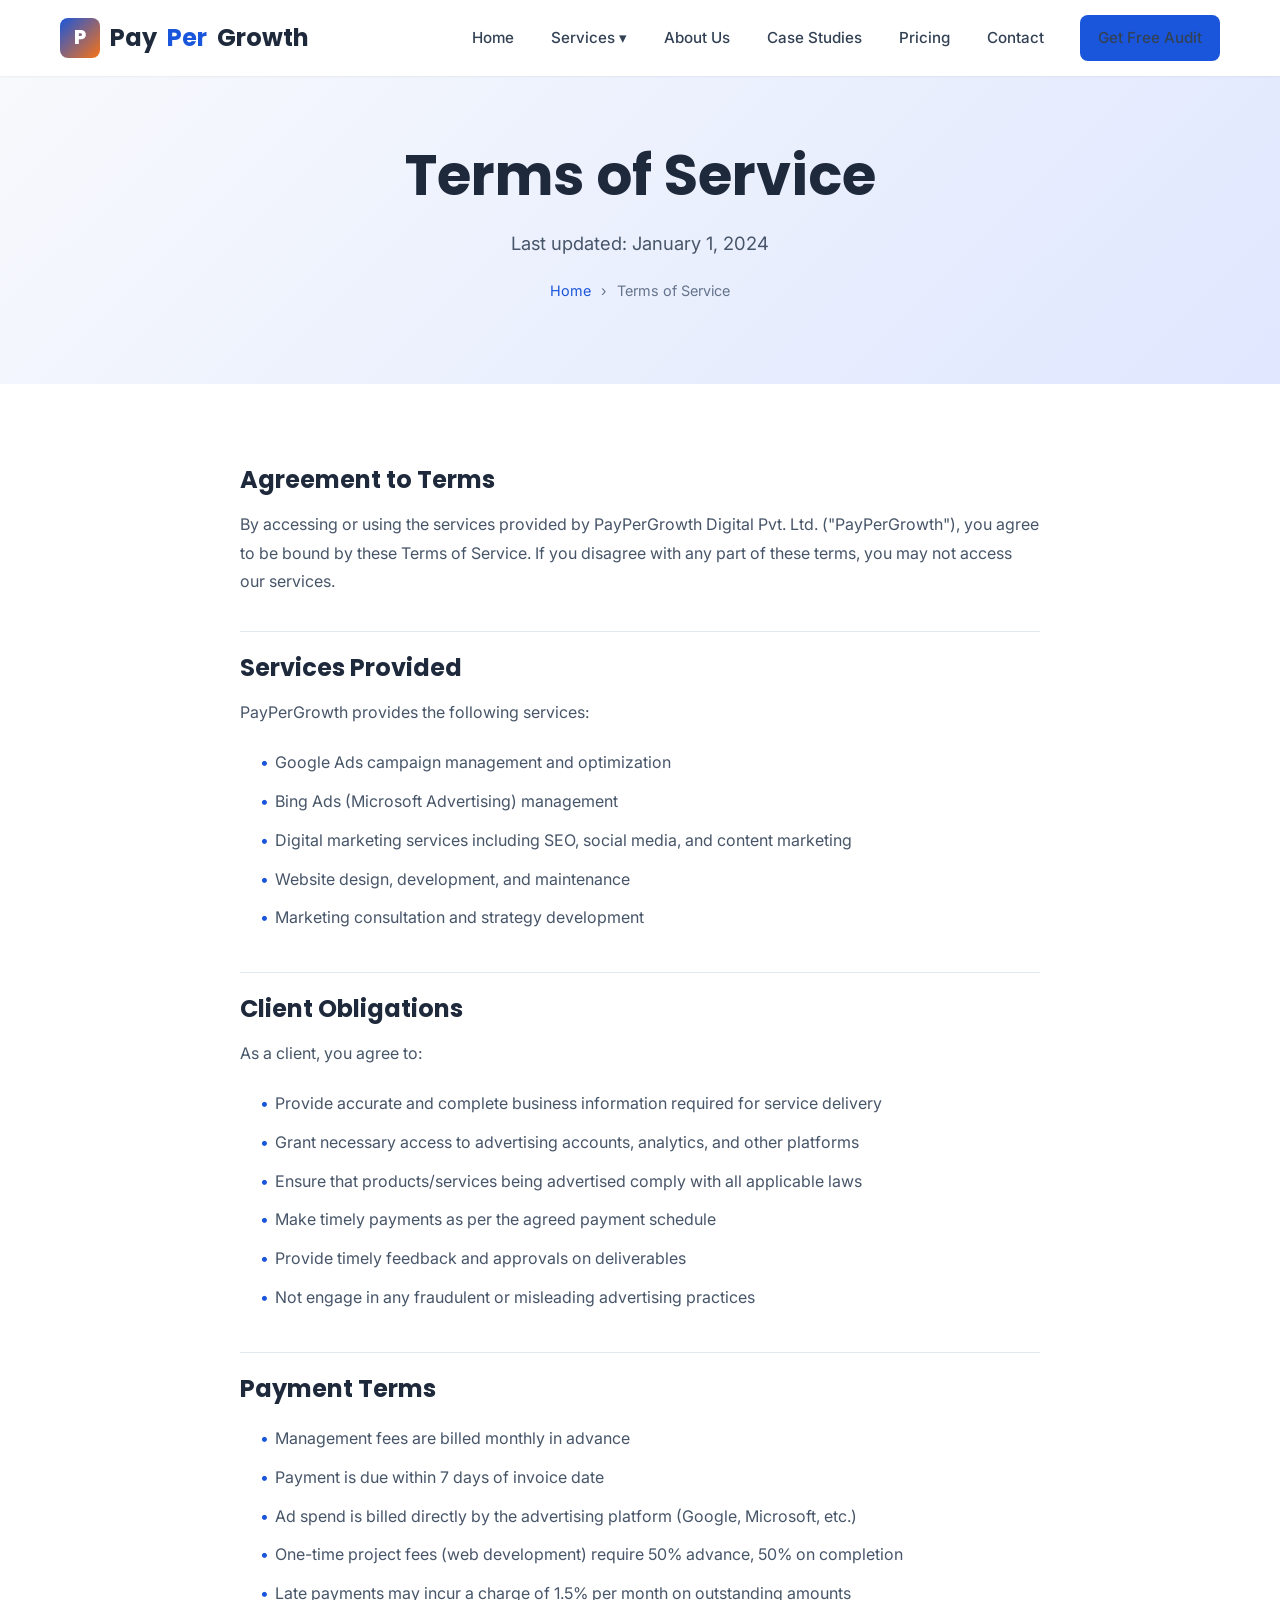
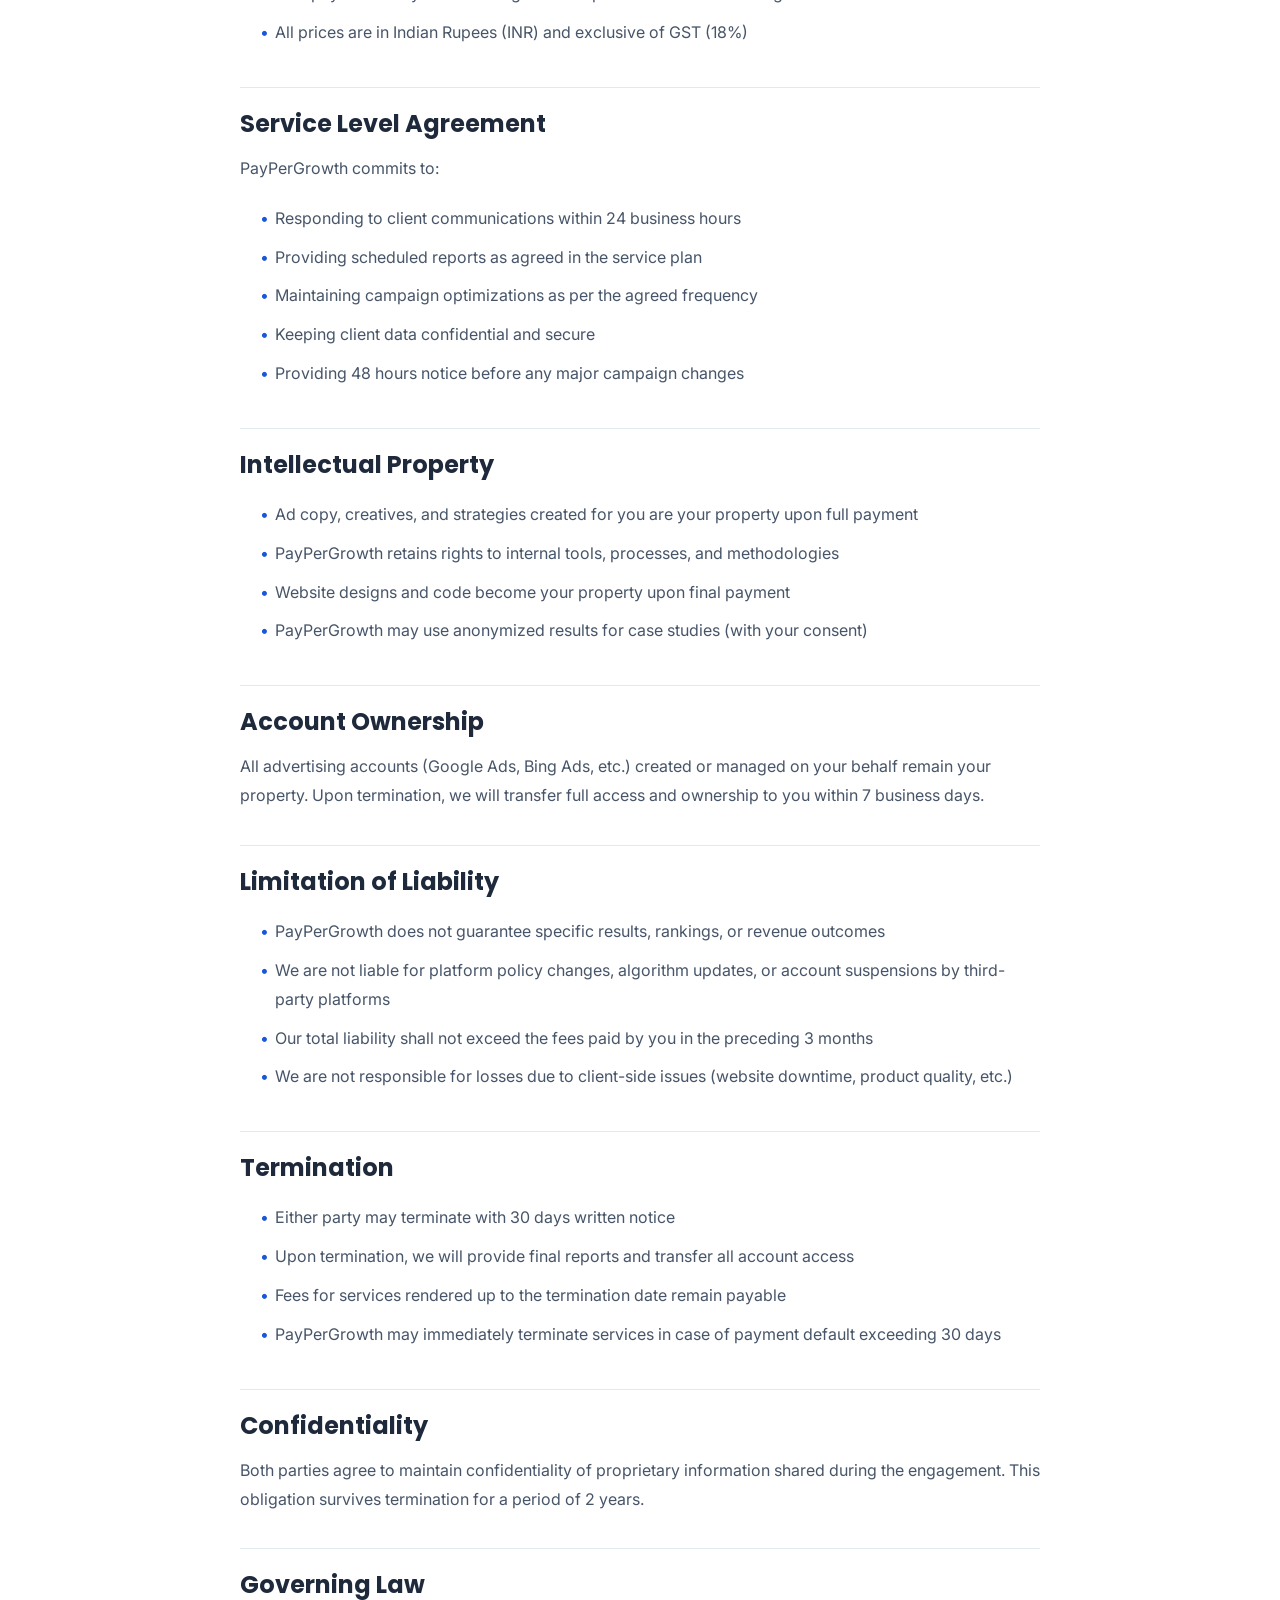
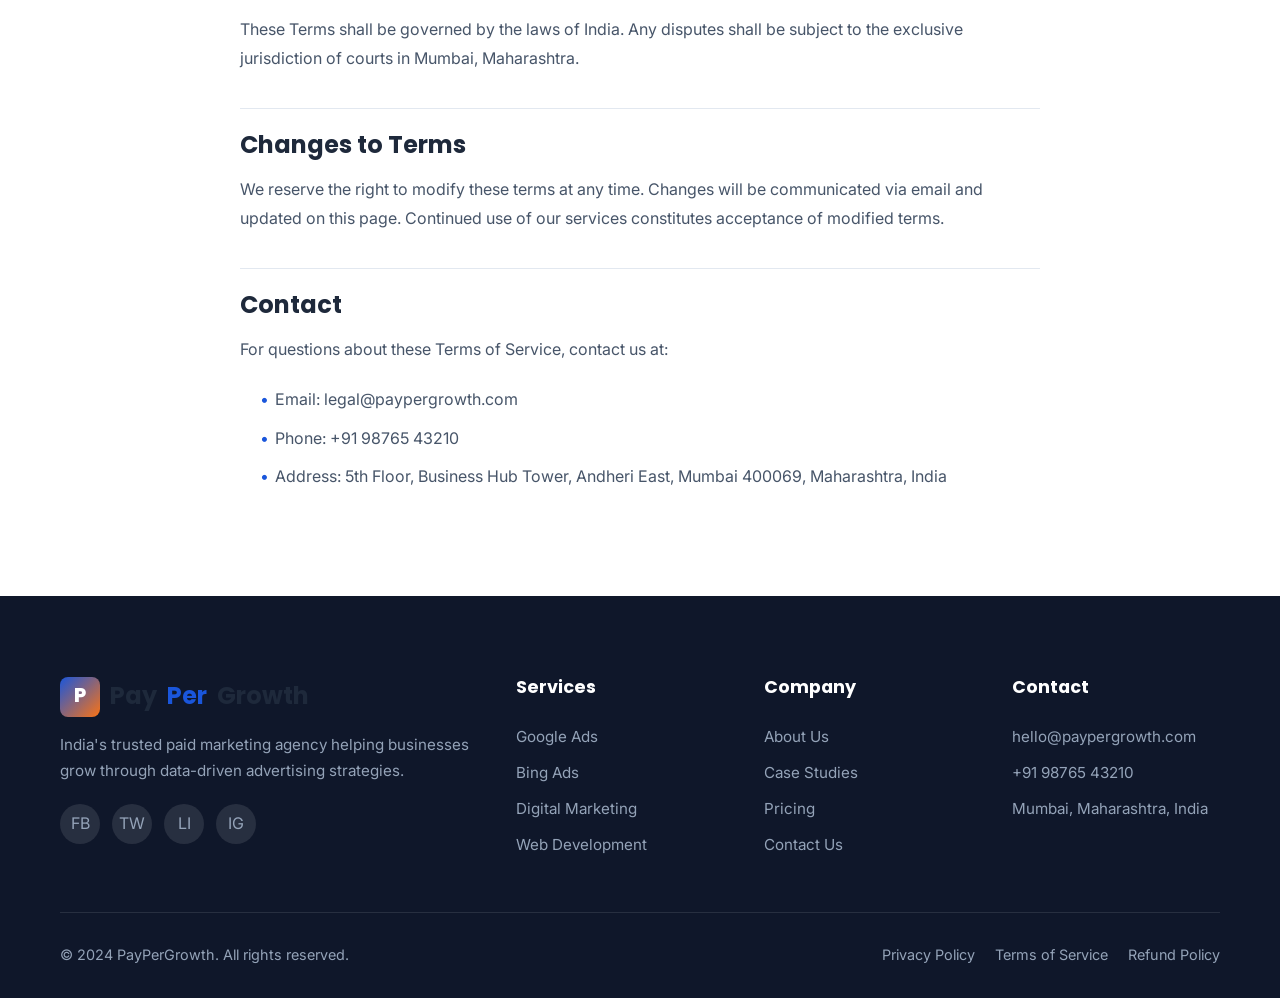
<file: policies/terms-of-service.html>
<!DOCTYPE html>
<html lang="en">
<head>
    <meta charset="UTF-8">
    <meta name="viewport" content="width=device-width, initial-scale=1.0">
    <meta name="description" content="PayPerGrowth Terms of Service - Terms and conditions for using our paid marketing, digital marketing, and web development services.">
    <meta name="robots" content="index, follow">
    <link rel="canonical" href="https://paypergrowth.com/policies/terms-of-service.html">
    <title>Terms of Service | PayPerGrowth - Paid Marketing Agency India</title>
    <link href="https://fonts.googleapis.com/css2?family=Inter:wght@400;500;600;700&family=Poppins:wght@600;700;800&display=swap" rel="stylesheet">
    <link rel="stylesheet" href="../css/style.css">
</head>
<body>
    <header class="header">
        <div class="header-container">
            <a href="../index.html" class="logo"><div class="logo-icon">P</div>Pay<span>Per</span>Growth</a>
            <nav class="nav-menu">
                <a href="../index.html">Home</a>
                <div class="nav-dropdown">
                    <a href="#">Services ▾</a>
                    <div class="dropdown-menu">
                        <a href="../services/google-ads.html">Google Ads</a>
                        <a href="../services/bing-ads.html">Bing Ads</a>
                        <a href="../services/digital-marketing.html">Digital Marketing</a>
                        <a href="../services/web-development.html">Web Development & Design</a>
                    </div>
                </div>
                <a href="../about.html">About Us</a>
                <a href="../case-studies.html">Case Studies</a>
                <a href="../pricing.html">Pricing</a>
                <a href="../contact.html">Contact</a>
                <a href="../contact.html" class="btn btn-primary nav-cta">Get Free Audit</a>
            </nav>
            <div class="mobile-toggle"><span></span><span></span><span></span></div>
        </div>
    </header>
    <div class="overlay"></div>

    <section class="page-hero">
        <div class="container">
            <h1>Terms of Service</h1>
            <p>Last updated: January 1, 2024</p>
            <div class="breadcrumb">
                <a href="../index.html">Home</a><span>›</span><span>Terms of Service</span>
            </div>
        </div>
    </section>

    <section class="section">
        <div class="container">
            <div class="policy-content">
                <h2>Agreement to Terms</h2>
                <p>By accessing or using the services provided by PayPerGrowth Digital Pvt. Ltd. ("PayPerGrowth"), you agree to be bound by these Terms of Service. If you disagree with any part of these terms, you may not access our services.</p>

                <h2>Services Provided</h2>
                <p>PayPerGrowth provides the following services:</p>
                <ul>
                    <li>Google Ads campaign management and optimization</li>
                    <li>Bing Ads (Microsoft Advertising) management</li>
                    <li>Digital marketing services including SEO, social media, and content marketing</li>
                    <li>Website design, development, and maintenance</li>
                    <li>Marketing consultation and strategy development</li>
                </ul>

                <h2>Client Obligations</h2>
                <p>As a client, you agree to:</p>
                <ul>
                    <li>Provide accurate and complete business information required for service delivery</li>
                    <li>Grant necessary access to advertising accounts, analytics, and other platforms</li>
                    <li>Ensure that products/services being advertised comply with all applicable laws</li>
                    <li>Make timely payments as per the agreed payment schedule</li>
                    <li>Provide timely feedback and approvals on deliverables</li>
                    <li>Not engage in any fraudulent or misleading advertising practices</li>
                </ul>

                <h2>Payment Terms</h2>
                <ul>
                    <li>Management fees are billed monthly in advance</li>
                    <li>Payment is due within 7 days of invoice date</li>
                    <li>Ad spend is billed directly by the advertising platform (Google, Microsoft, etc.)</li>
                    <li>One-time project fees (web development) require 50% advance, 50% on completion</li>
                    <li>Late payments may incur a charge of 1.5% per month on outstanding amounts</li>
                    <li>All prices are in Indian Rupees (INR) and exclusive of GST (18%)</li>
                </ul>

                <h2>Service Level Agreement</h2>
                <p>PayPerGrowth commits to:</p>
                <ul>
                    <li>Responding to client communications within 24 business hours</li>
                    <li>Providing scheduled reports as agreed in the service plan</li>
                    <li>Maintaining campaign optimizations as per the agreed frequency</li>
                    <li>Keeping client data confidential and secure</li>
                    <li>Providing 48 hours notice before any major campaign changes</li>
                </ul>

                <h2>Intellectual Property</h2>
                <ul>
                    <li>Ad copy, creatives, and strategies created for you are your property upon full payment</li>
                    <li>PayPerGrowth retains rights to internal tools, processes, and methodologies</li>
                    <li>Website designs and code become your property upon final payment</li>
                    <li>PayPerGrowth may use anonymized results for case studies (with your consent)</li>
                </ul>

                <h2>Account Ownership</h2>
                <p>All advertising accounts (Google Ads, Bing Ads, etc.) created or managed on your behalf remain your property. Upon termination, we will transfer full access and ownership to you within 7 business days.</p>

                <h2>Limitation of Liability</h2>
                <ul>
                    <li>PayPerGrowth does not guarantee specific results, rankings, or revenue outcomes</li>
                    <li>We are not liable for platform policy changes, algorithm updates, or account suspensions by third-party platforms</li>
                    <li>Our total liability shall not exceed the fees paid by you in the preceding 3 months</li>
                    <li>We are not responsible for losses due to client-side issues (website downtime, product quality, etc.)</li>
                </ul>

                <h2>Termination</h2>
                <ul>
                    <li>Either party may terminate with 30 days written notice</li>
                    <li>Upon termination, we will provide final reports and transfer all account access</li>
                    <li>Fees for services rendered up to the termination date remain payable</li>
                    <li>PayPerGrowth may immediately terminate services in case of payment default exceeding 30 days</li>
                </ul>

                <h2>Confidentiality</h2>
                <p>Both parties agree to maintain confidentiality of proprietary information shared during the engagement. This obligation survives termination for a period of 2 years.</p>

                <h2>Governing Law</h2>
                <p>These Terms shall be governed by the laws of India. Any disputes shall be subject to the exclusive jurisdiction of courts in Mumbai, Maharashtra.</p>

                <h2>Changes to Terms</h2>
                <p>We reserve the right to modify these terms at any time. Changes will be communicated via email and updated on this page. Continued use of our services constitutes acceptance of modified terms.</p>

                <h2>Contact</h2>
                <p>For questions about these Terms of Service, contact us at:</p>
                <ul>
                    <li>Email: legal@paypergrowth.com</li>
                    <li>Phone: +91 98765 43210</li>
                    <li>Address: 5th Floor, Business Hub Tower, Andheri East, Mumbai 400069, Maharashtra, India</li>
                </ul>
            </div>
        </div>
    </section>

    <footer class="footer">
        <div class="container">
            <div class="footer-grid">
                <div class="footer-brand">
                    <a href="../index.html" class="logo"><div class="logo-icon">P</div>Pay<span>Per</span>Growth</a>
                    <p>India's trusted paid marketing agency helping businesses grow through data-driven advertising strategies.</p>
                    <div class="footer-social"><a href="#">FB</a><a href="#">TW</a><a href="#">LI</a><a href="#">IG</a></div>
                </div>
                <div class="footer-col"><h4>Services</h4><a href="../services/google-ads.html">Google Ads</a><a href="../services/bing-ads.html">Bing Ads</a><a href="../services/digital-marketing.html">Digital Marketing</a><a href="../services/web-development.html">Web Development</a></div>
                <div class="footer-col"><h4>Company</h4><a href="../about.html">About Us</a><a href="../case-studies.html">Case Studies</a><a href="../pricing.html">Pricing</a><a href="../contact.html">Contact Us</a></div>
                <div class="footer-col"><h4>Contact</h4><a href="mailto:hello@paypergrowth.com">hello@paypergrowth.com</a><a href="tel:+919876543210">+91 98765 43210</a><a href="#">Mumbai, Maharashtra, India</a></div>
            </div>
            <div class="footer-bottom">
                <p>&copy; 2024 PayPerGrowth. All rights reserved.</p>
                <div class="footer-bottom-links"><a href="privacy-policy.html">Privacy Policy</a><a href="terms-of-service.html">Terms of Service</a><a href="refund-policy.html">Refund Policy</a></div>
            </div>
        </div>
    </footer>
    <script src="../js/main.js"></script>
</body>
</html>
</file>
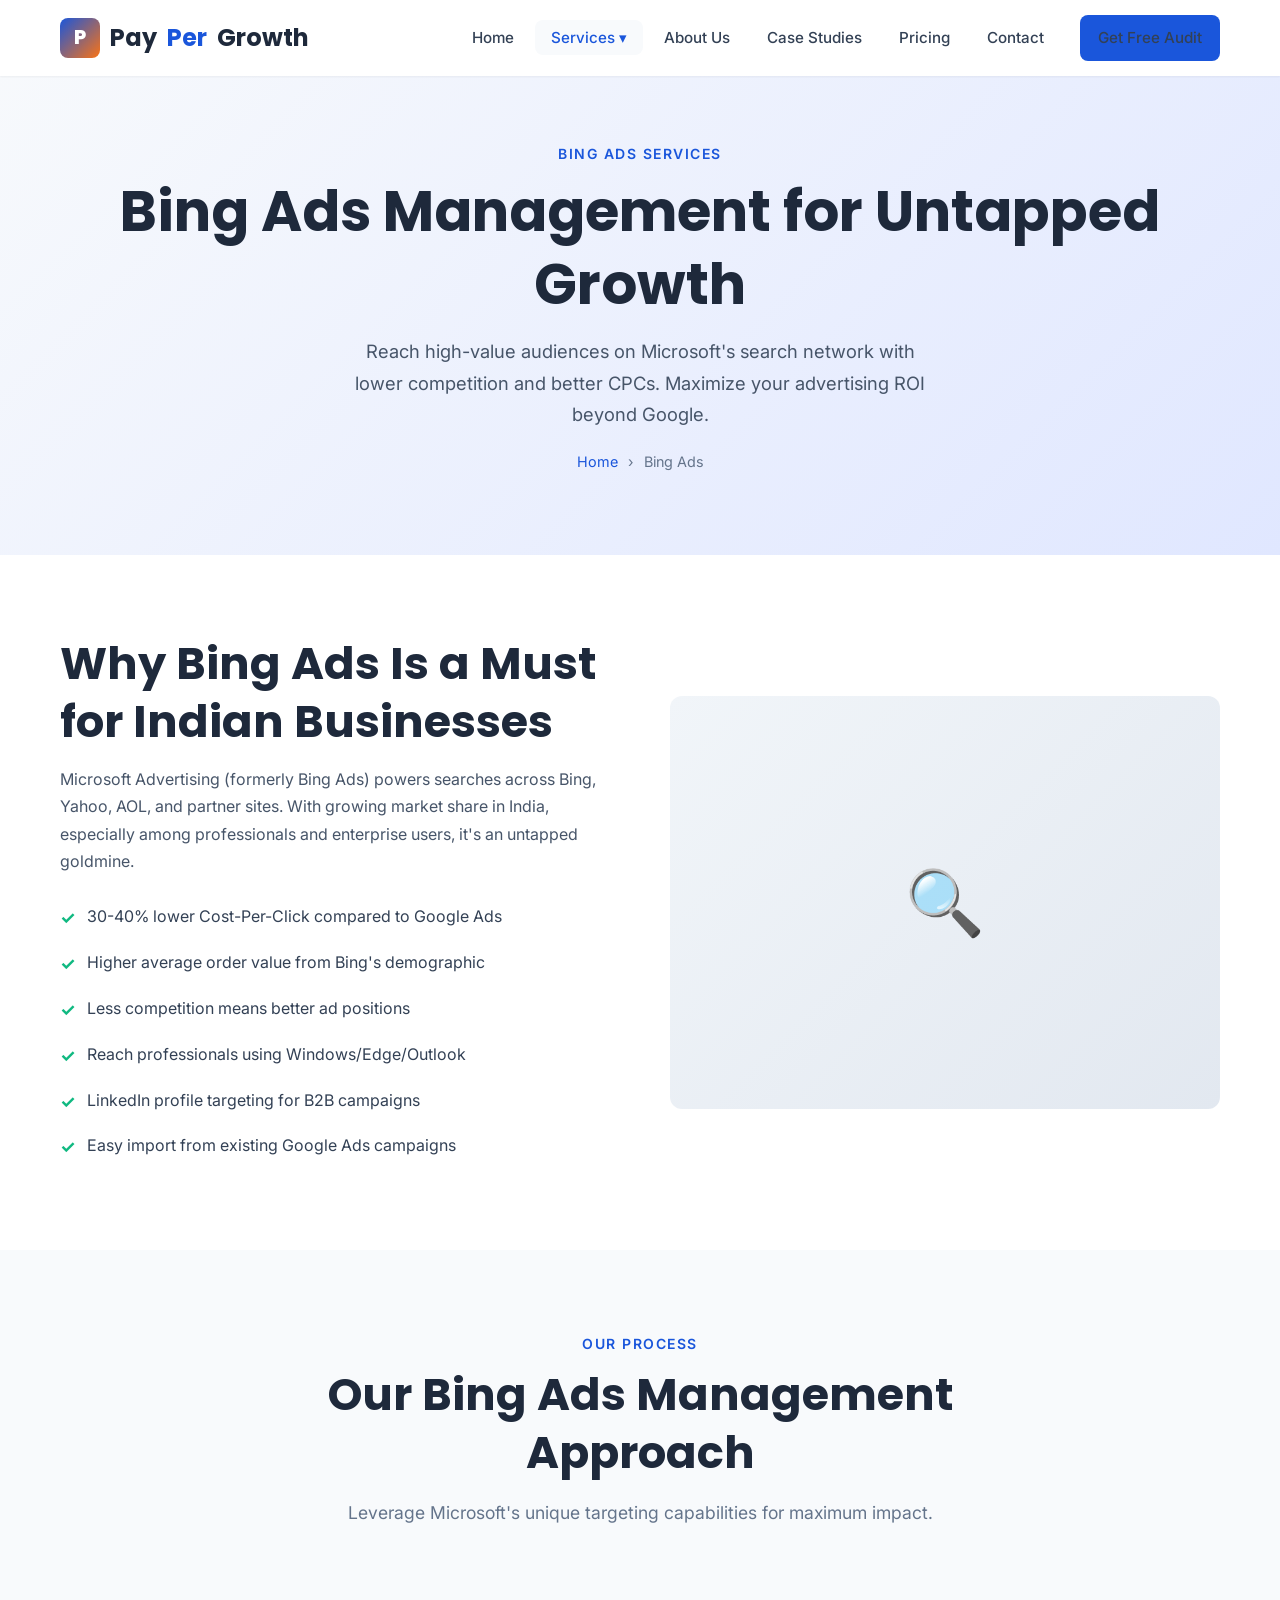
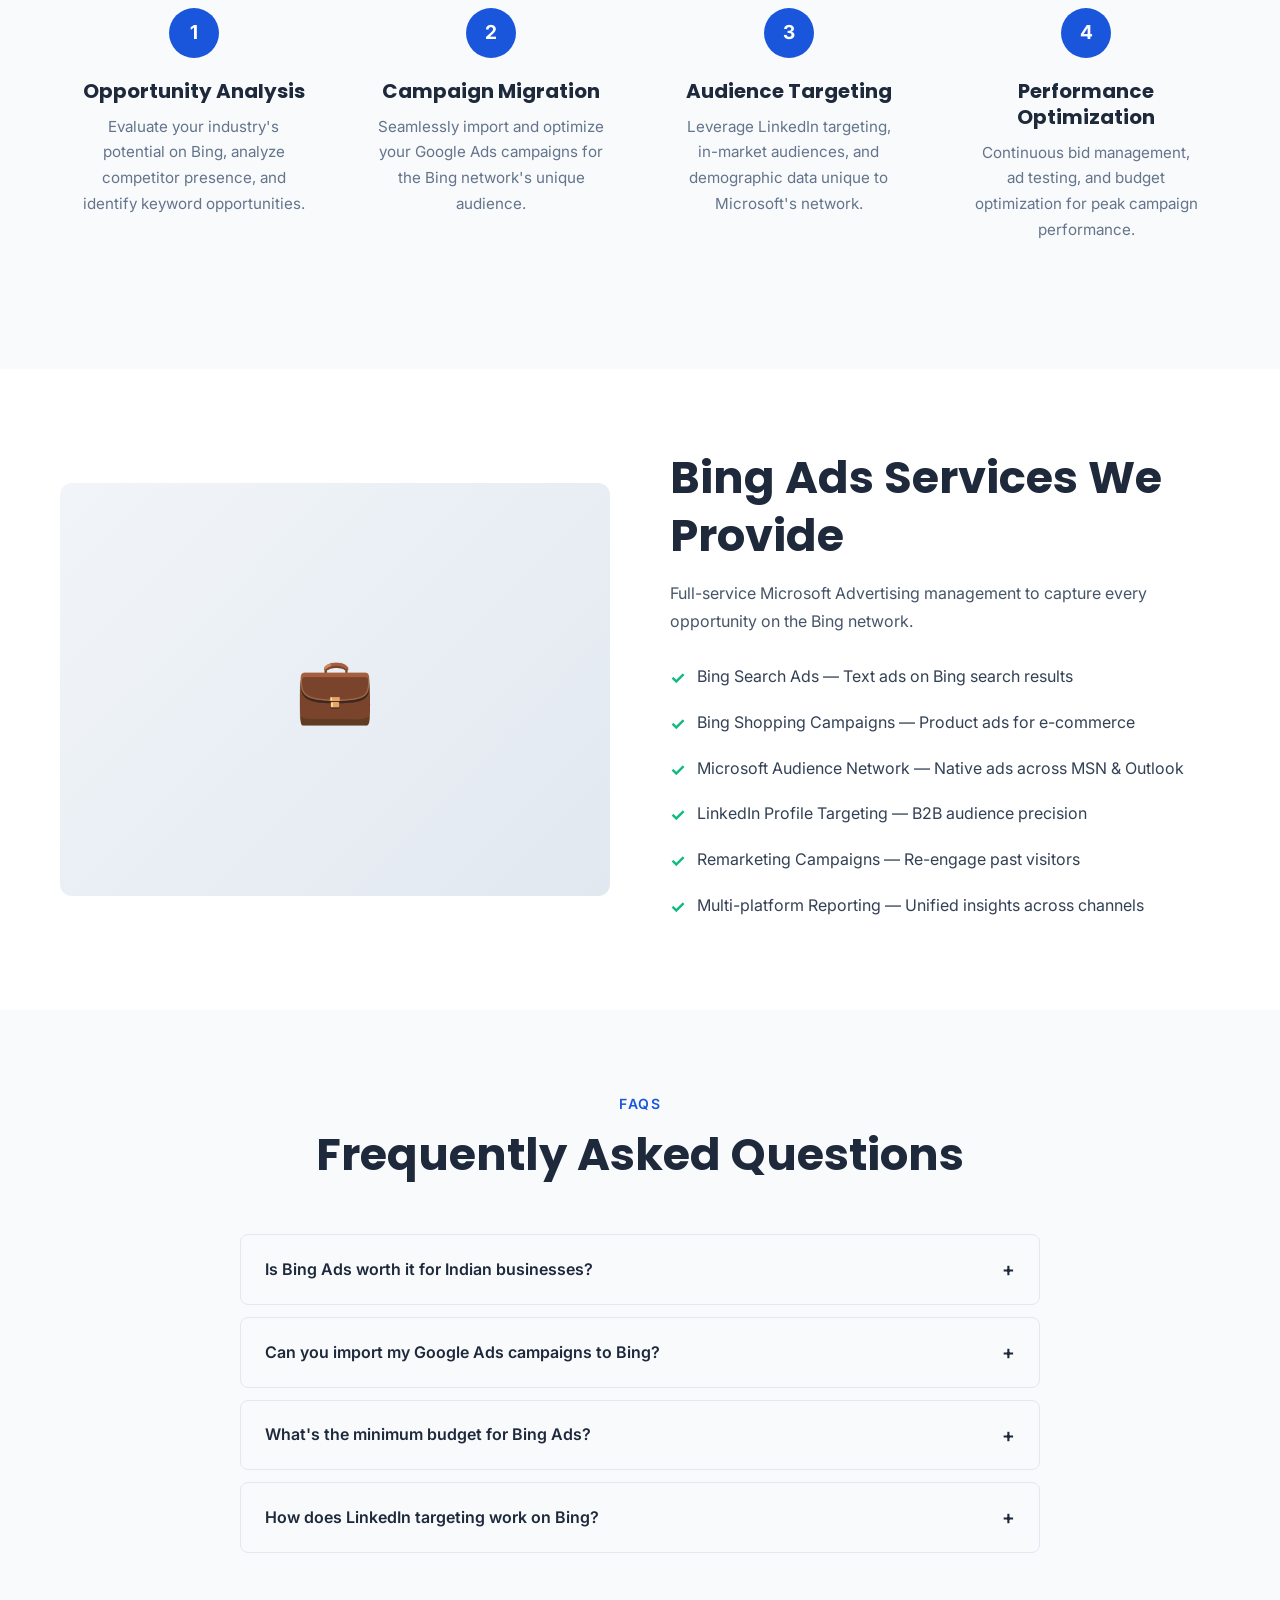
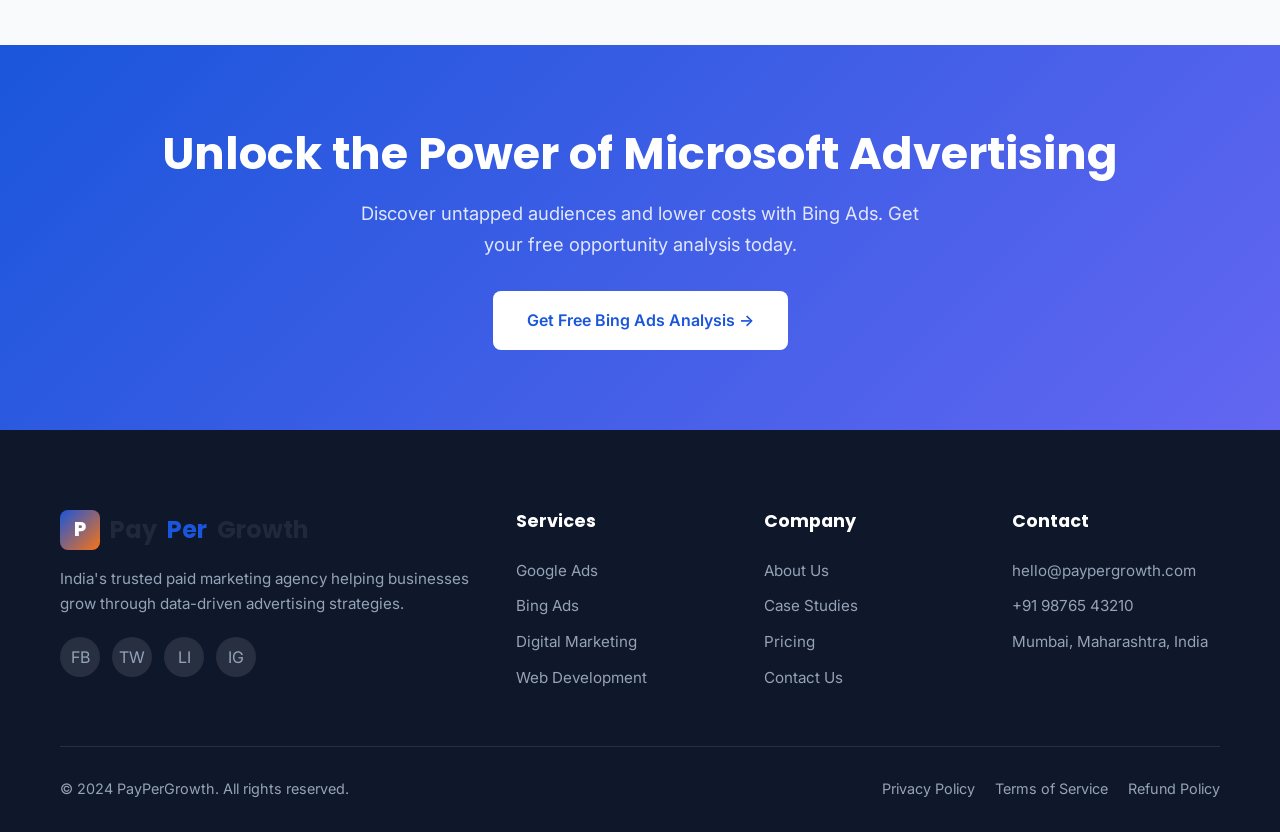
<file: services/bing-ads.html>
<!DOCTYPE html>
<html lang="en">
<head>
    <meta charset="UTF-8">
    <meta name="viewport" content="width=device-width, initial-scale=1.0">
    <meta name="description" content="Professional Bing Ads (Microsoft Advertising) management services in India. Lower CPCs, high-quality traffic, and untapped audiences for your business.">
    <meta name="keywords" content="Bing Ads agency India, Microsoft Advertising, Bing PPC management, Microsoft Ads specialist, Bing shopping ads India">
    <meta name="robots" content="index, follow">
    <meta property="og:title" content="Bing Ads Management Services | PayPerGrowth India">
    <meta property="og:description" content="Tap into Microsoft's advertising network with lower CPCs and high-intent audiences. Expert Bing Ads management.">
    <link rel="canonical" href="https://paypergrowth.com/services/bing-ads.html">
    <title>Bing Ads (Microsoft Advertising) Services India | PayPerGrowth</title>
    <link href="https://fonts.googleapis.com/css2?family=Inter:wght@400;500;600;700&family=Poppins:wght@600;700;800&display=swap" rel="stylesheet">
    <link rel="stylesheet" href="../css/style.css">
</head>
<body>
    <header class="header">
        <div class="header-container">
            <a href="../index.html" class="logo"><div class="logo-icon">P</div>Pay<span>Per</span>Growth</a>
            <nav class="nav-menu">
                <a href="../index.html">Home</a>
                <div class="nav-dropdown">
                    <a href="#" class="active">Services ▾</a>
                    <div class="dropdown-menu">
                        <a href="google-ads.html">Google Ads</a>
                        <a href="bing-ads.html">Bing Ads</a>
                        <a href="digital-marketing.html">Digital Marketing</a>
                        <a href="web-development.html">Web Development & Design</a>
                    </div>
                </div>
                <a href="../about.html">About Us</a>
                <a href="../case-studies.html">Case Studies</a>
                <a href="../pricing.html">Pricing</a>
                <a href="../contact.html">Contact</a>
                <a href="../contact.html" class="btn btn-primary nav-cta">Get Free Audit</a>
            </nav>
            <div class="mobile-toggle"><span></span><span></span><span></span></div>
        </div>
    </header>
    <div class="overlay"></div>

    <section class="page-hero">
        <div class="container">
            <span class="section-label">Bing Ads Services</span>
            <h1>Bing Ads Management for Untapped Growth</h1>
            <p>Reach high-value audiences on Microsoft's search network with lower competition and better CPCs. Maximize your advertising ROI beyond Google.</p>
            <div class="breadcrumb">
                <a href="../index.html">Home</a><span>›</span><span>Bing Ads</span>
            </div>
        </div>
    </section>


    <section class="section">
        <div class="container">
            <div class="service-detail fade-in">
                <div class="service-detail-text">
                    <h2>Why Bing Ads Is a Must for Indian Businesses</h2>
                    <p>Microsoft Advertising (formerly Bing Ads) powers searches across Bing, Yahoo, AOL, and partner sites. With growing market share in India, especially among professionals and enterprise users, it's an untapped goldmine.</p>
                    <ul class="service-features">
                        <li>30-40% lower Cost-Per-Click compared to Google Ads</li>
                        <li>Higher average order value from Bing's demographic</li>
                        <li>Less competition means better ad positions</li>
                        <li>Reach professionals using Windows/Edge/Outlook</li>
                        <li>LinkedIn profile targeting for B2B campaigns</li>
                        <li>Easy import from existing Google Ads campaigns</li>
                    </ul>
                </div>
                <div class="service-image-placeholder">🔍</div>
            </div>
        </div>
    </section>

    <section class="section bg-gray">
        <div class="container">
            <div class="section-header fade-in">
                <span class="section-label">Our Process</span>
                <h2>Our Bing Ads Management Approach</h2>
                <p>Leverage Microsoft's unique targeting capabilities for maximum impact.</p>
            </div>
            <div class="process-grid">
                <div class="process-card fade-in">
                    <h4>Opportunity Analysis</h4>
                    <p>Evaluate your industry's potential on Bing, analyze competitor presence, and identify keyword opportunities.</p>
                </div>
                <div class="process-card fade-in">
                    <h4>Campaign Migration</h4>
                    <p>Seamlessly import and optimize your Google Ads campaigns for the Bing network's unique audience.</p>
                </div>
                <div class="process-card fade-in">
                    <h4>Audience Targeting</h4>
                    <p>Leverage LinkedIn targeting, in-market audiences, and demographic data unique to Microsoft's network.</p>
                </div>
                <div class="process-card fade-in">
                    <h4>Performance Optimization</h4>
                    <p>Continuous bid management, ad testing, and budget optimization for peak campaign performance.</p>
                </div>
            </div>
        </div>
    </section>

    <section class="section">
        <div class="container">
            <div class="service-detail reverse fade-in">
                <div class="service-detail-text">
                    <h2>Bing Ads Services We Provide</h2>
                    <p>Full-service Microsoft Advertising management to capture every opportunity on the Bing network.</p>
                    <ul class="service-features">
                        <li>Bing Search Ads — Text ads on Bing search results</li>
                        <li>Bing Shopping Campaigns — Product ads for e-commerce</li>
                        <li>Microsoft Audience Network — Native ads across MSN & Outlook</li>
                        <li>LinkedIn Profile Targeting — B2B audience precision</li>
                        <li>Remarketing Campaigns — Re-engage past visitors</li>
                        <li>Multi-platform Reporting — Unified insights across channels</li>
                    </ul>
                </div>
                <div class="service-image-placeholder">💼</div>
            </div>
        </div>
    </section>


    <section class="section bg-gray">
        <div class="container">
            <div class="section-header fade-in">
                <span class="section-label">FAQs</span>
                <h2>Frequently Asked Questions</h2>
            </div>
            <div class="faq-list">
                <div class="faq-item">
                    <div class="faq-question">Is Bing Ads worth it for Indian businesses? <span class="icon">+</span></div>
                    <div class="faq-answer"><p>Absolutely. Bing's market share in India is growing, especially among professional and enterprise users. With lower CPCs and less competition, many businesses see better ROI on Bing compared to Google for certain keywords.</p></div>
                </div>
                <div class="faq-item">
                    <div class="faq-question">Can you import my Google Ads campaigns to Bing? <span class="icon">+</span></div>
                    <div class="faq-answer"><p>Yes! Microsoft Advertising has a built-in import tool. We'll import your Google campaigns and then optimize them specifically for the Bing audience, adjusting bids, targeting, and ad copy as needed.</p></div>
                </div>
                <div class="faq-item">
                    <div class="faq-question">What's the minimum budget for Bing Ads? <span class="icon">+</span></div>
                    <div class="faq-answer"><p>We recommend starting with at least ₹15,000/month for Bing Ads. Since CPCs are typically 30-40% lower than Google, your budget goes further and you can test effectively at lower spend levels.</p></div>
                </div>
                <div class="faq-item">
                    <div class="faq-question">How does LinkedIn targeting work on Bing? <span class="icon">+</span></div>
                    <div class="faq-answer"><p>Microsoft Advertising uniquely integrates LinkedIn data, allowing you to target users by company, industry, and job function. This is incredibly powerful for B2B campaigns targeting specific decision-makers.</p></div>
                </div>
            </div>
        </div>
    </section>

    <section class="cta-section">
        <div class="container">
            <h2>Unlock the Power of Microsoft Advertising</h2>
            <p>Discover untapped audiences and lower costs with Bing Ads. Get your free opportunity analysis today.</p>
            <a href="../contact.html" class="btn btn-white">Get Free Bing Ads Analysis →</a>
        </div>
    </section>

    <footer class="footer">
        <div class="container">
            <div class="footer-grid">
                <div class="footer-brand">
                    <a href="../index.html" class="logo"><div class="logo-icon">P</div>Pay<span>Per</span>Growth</a>
                    <p>India's trusted paid marketing agency helping businesses grow through data-driven advertising strategies.</p>
                    <div class="footer-social"><a href="#">FB</a><a href="#">TW</a><a href="#">LI</a><a href="#">IG</a></div>
                </div>
                <div class="footer-col"><h4>Services</h4><a href="google-ads.html">Google Ads</a><a href="bing-ads.html">Bing Ads</a><a href="digital-marketing.html">Digital Marketing</a><a href="web-development.html">Web Development</a></div>
                <div class="footer-col"><h4>Company</h4><a href="../about.html">About Us</a><a href="../case-studies.html">Case Studies</a><a href="../pricing.html">Pricing</a><a href="../contact.html">Contact Us</a></div>
                <div class="footer-col"><h4>Contact</h4><a href="mailto:hello@paypergrowth.com">hello@paypergrowth.com</a><a href="tel:+919876543210">+91 98765 43210</a><a href="#">Mumbai, Maharashtra, India</a></div>
            </div>
            <div class="footer-bottom">
                <p>&copy; 2024 PayPerGrowth. All rights reserved.</p>
                <div class="footer-bottom-links"><a href="../policies/privacy-policy.html">Privacy Policy</a><a href="../policies/terms-of-service.html">Terms of Service</a><a href="../policies/refund-policy.html">Refund Policy</a></div>
            </div>
        </div>
    </footer>
    <script src="../js/main.js"></script>
</body>
</html>
</file>
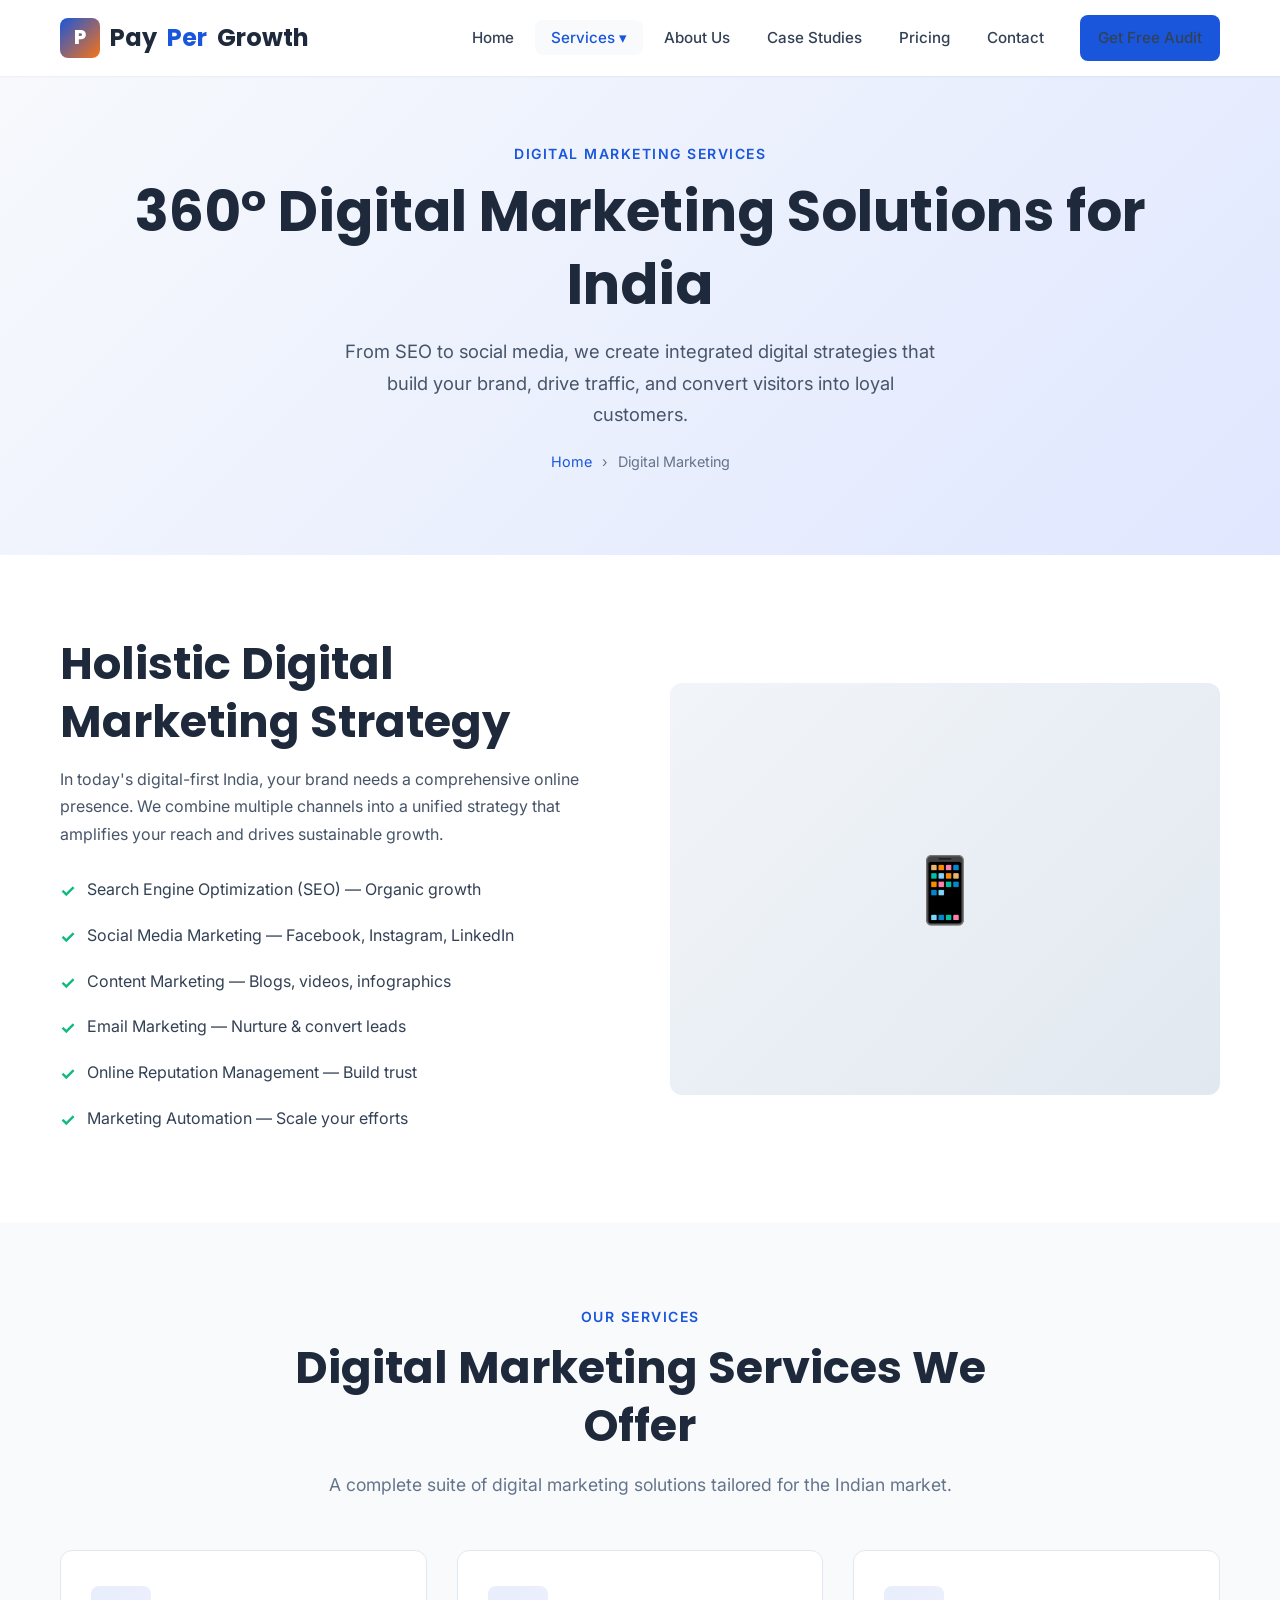
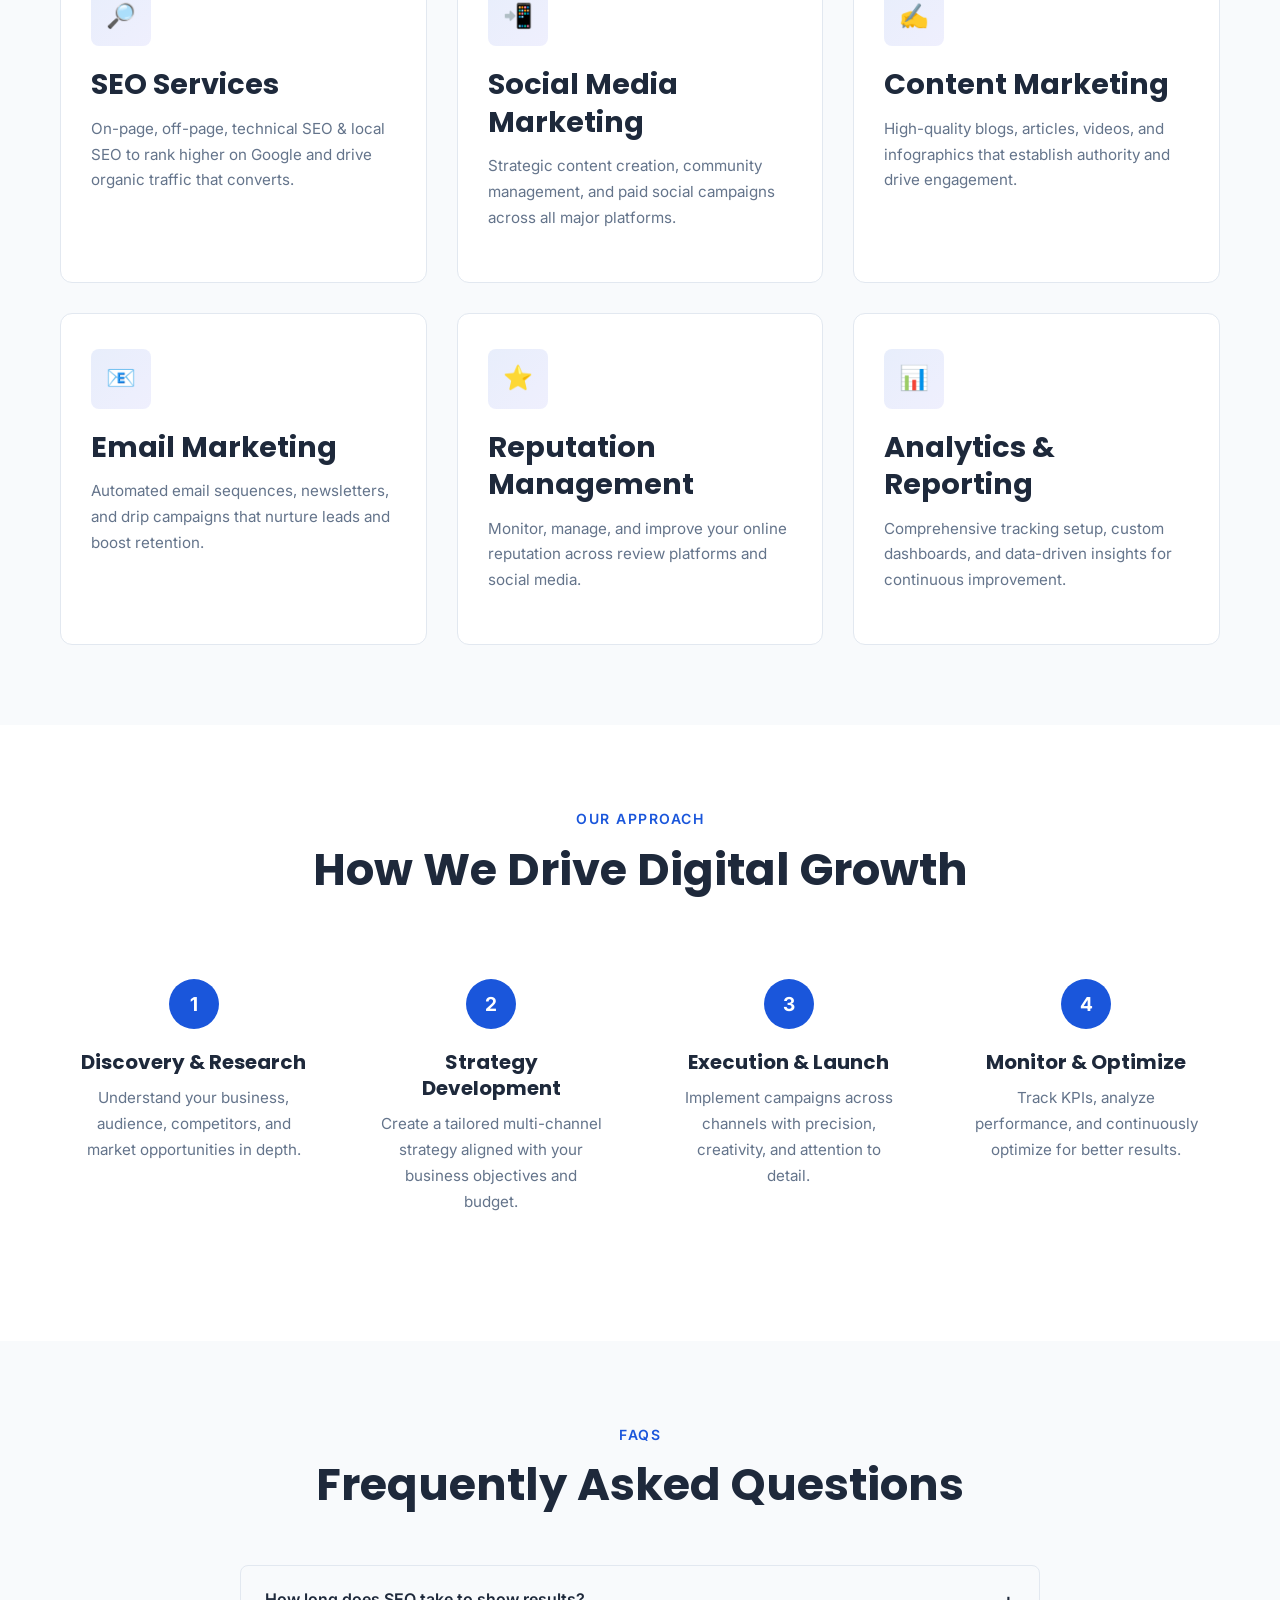
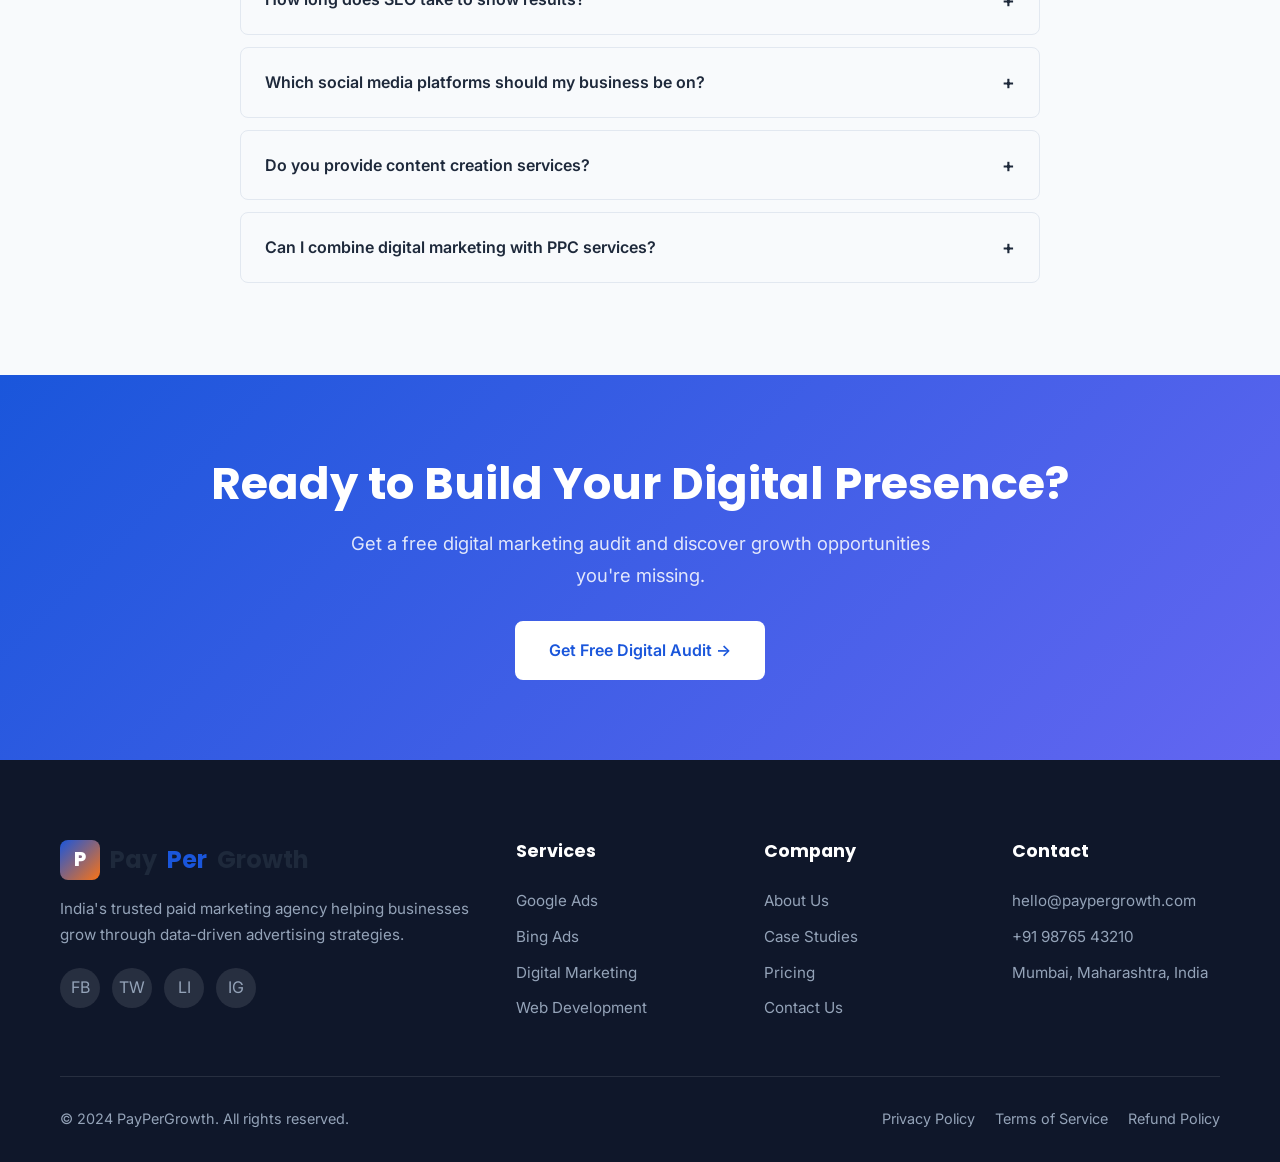
<file: services/digital-marketing.html>
<!DOCTYPE html>
<html lang="en">
<head>
    <meta charset="UTF-8">
    <meta name="viewport" content="width=device-width, initial-scale=1.0">
    <meta name="description" content="Complete digital marketing services in India - SEO, social media marketing, content marketing, email marketing. Grow your online presence with PayPerGrowth.">
    <meta name="keywords" content="digital marketing agency India, SEO services, social media marketing, content marketing, email marketing, online marketing India">
    <meta name="robots" content="index, follow">
    <meta property="og:title" content="Digital Marketing Services India | PayPerGrowth">
    <meta property="og:description" content="Comprehensive digital marketing solutions for Indian businesses. SEO, SMM, Content & Email Marketing.">
    <link rel="canonical" href="https://paypergrowth.com/services/digital-marketing.html">
    <title>Digital Marketing Services India | SEO, SMM, Content Marketing | PayPerGrowth</title>
    <link href="https://fonts.googleapis.com/css2?family=Inter:wght@400;500;600;700&family=Poppins:wght@600;700;800&display=swap" rel="stylesheet">
    <link rel="stylesheet" href="../css/style.css">
</head>
<body>
    <header class="header">
        <div class="header-container">
            <a href="../index.html" class="logo"><div class="logo-icon">P</div>Pay<span>Per</span>Growth</a>
            <nav class="nav-menu">
                <a href="../index.html">Home</a>
                <div class="nav-dropdown">
                    <a href="#" class="active">Services ▾</a>
                    <div class="dropdown-menu">
                        <a href="google-ads.html">Google Ads</a>
                        <a href="bing-ads.html">Bing Ads</a>
                        <a href="digital-marketing.html">Digital Marketing</a>
                        <a href="web-development.html">Web Development & Design</a>
                    </div>
                </div>
                <a href="../about.html">About Us</a>
                <a href="../case-studies.html">Case Studies</a>
                <a href="../pricing.html">Pricing</a>
                <a href="../contact.html">Contact</a>
                <a href="../contact.html" class="btn btn-primary nav-cta">Get Free Audit</a>
            </nav>
            <div class="mobile-toggle"><span></span><span></span><span></span></div>
        </div>
    </header>
    <div class="overlay"></div>

    <section class="page-hero">
        <div class="container">
            <span class="section-label">Digital Marketing Services</span>
            <h1>360° Digital Marketing Solutions for India</h1>
            <p>From SEO to social media, we create integrated digital strategies that build your brand, drive traffic, and convert visitors into loyal customers.</p>
            <div class="breadcrumb">
                <a href="../index.html">Home</a><span>›</span><span>Digital Marketing</span>
            </div>
        </div>
    </section>


    <section class="section">
        <div class="container">
            <div class="service-detail fade-in">
                <div class="service-detail-text">
                    <h2>Holistic Digital Marketing Strategy</h2>
                    <p>In today's digital-first India, your brand needs a comprehensive online presence. We combine multiple channels into a unified strategy that amplifies your reach and drives sustainable growth.</p>
                    <ul class="service-features">
                        <li>Search Engine Optimization (SEO) — Organic growth</li>
                        <li>Social Media Marketing — Facebook, Instagram, LinkedIn</li>
                        <li>Content Marketing — Blogs, videos, infographics</li>
                        <li>Email Marketing — Nurture & convert leads</li>
                        <li>Online Reputation Management — Build trust</li>
                        <li>Marketing Automation — Scale your efforts</li>
                    </ul>
                </div>
                <div class="service-image-placeholder">📱</div>
            </div>
        </div>
    </section>

    <section class="section bg-gray">
        <div class="container">
            <div class="section-header fade-in">
                <span class="section-label">Our Services</span>
                <h2>Digital Marketing Services We Offer</h2>
                <p>A complete suite of digital marketing solutions tailored for the Indian market.</p>
            </div>
            <div class="services-grid">
                <div class="service-card fade-in">
                    <div class="service-icon">🔎</div>
                    <h3>SEO Services</h3>
                    <p>On-page, off-page, technical SEO & local SEO to rank higher on Google and drive organic traffic that converts.</p>
                </div>
                <div class="service-card fade-in">
                    <div class="service-icon">📲</div>
                    <h3>Social Media Marketing</h3>
                    <p>Strategic content creation, community management, and paid social campaigns across all major platforms.</p>
                </div>
                <div class="service-card fade-in">
                    <div class="service-icon">✍️</div>
                    <h3>Content Marketing</h3>
                    <p>High-quality blogs, articles, videos, and infographics that establish authority and drive engagement.</p>
                </div>
                <div class="service-card fade-in">
                    <div class="service-icon">📧</div>
                    <h3>Email Marketing</h3>
                    <p>Automated email sequences, newsletters, and drip campaigns that nurture leads and boost retention.</p>
                </div>
                <div class="service-card fade-in">
                    <div class="service-icon">⭐</div>
                    <h3>Reputation Management</h3>
                    <p>Monitor, manage, and improve your online reputation across review platforms and social media.</p>
                </div>
                <div class="service-card fade-in">
                    <div class="service-icon">📊</div>
                    <h3>Analytics & Reporting</h3>
                    <p>Comprehensive tracking setup, custom dashboards, and data-driven insights for continuous improvement.</p>
                </div>
            </div>
        </div>
    </section>


    <section class="section">
        <div class="container">
            <div class="section-header fade-in">
                <span class="section-label">Our Approach</span>
                <h2>How We Drive Digital Growth</h2>
            </div>
            <div class="process-grid">
                <div class="process-card fade-in">
                    <h4>Discovery & Research</h4>
                    <p>Understand your business, audience, competitors, and market opportunities in depth.</p>
                </div>
                <div class="process-card fade-in">
                    <h4>Strategy Development</h4>
                    <p>Create a tailored multi-channel strategy aligned with your business objectives and budget.</p>
                </div>
                <div class="process-card fade-in">
                    <h4>Execution & Launch</h4>
                    <p>Implement campaigns across channels with precision, creativity, and attention to detail.</p>
                </div>
                <div class="process-card fade-in">
                    <h4>Monitor & Optimize</h4>
                    <p>Track KPIs, analyze performance, and continuously optimize for better results.</p>
                </div>
            </div>
        </div>
    </section>

    <section class="section bg-gray">
        <div class="container">
            <div class="section-header fade-in">
                <span class="section-label">FAQs</span>
                <h2>Frequently Asked Questions</h2>
            </div>
            <div class="faq-list">
                <div class="faq-item">
                    <div class="faq-question">How long does SEO take to show results? <span class="icon">+</span></div>
                    <div class="faq-answer"><p>SEO is a long-term strategy. You can expect to see initial improvements in 3-4 months, with significant results in 6-12 months. We focus on sustainable growth rather than quick fixes that may get penalized.</p></div>
                </div>
                <div class="faq-item">
                    <div class="faq-question">Which social media platforms should my business be on? <span class="icon">+</span></div>
                    <div class="faq-answer"><p>It depends on your target audience. For B2B, LinkedIn is essential. For B2C in India, Instagram and Facebook dominate. We'll analyze your audience and recommend the platforms with highest ROI potential.</p></div>
                </div>
                <div class="faq-item">
                    <div class="faq-question">Do you provide content creation services? <span class="icon">+</span></div>
                    <div class="faq-answer"><p>Yes! Our in-house team of writers, designers, and video creators produce high-quality content tailored for your brand. From blog posts to social media creatives to video scripts—we handle it all.</p></div>
                </div>
                <div class="faq-item">
                    <div class="faq-question">Can I combine digital marketing with PPC services? <span class="icon">+</span></div>
                    <div class="faq-answer"><p>Absolutely, and we recommend it! Combining paid and organic strategies creates a powerful flywheel effect. Our integrated packages offer the best value and results.</p></div>
                </div>
            </div>
        </div>
    </section>

    <section class="cta-section">
        <div class="container">
            <h2>Ready to Build Your Digital Presence?</h2>
            <p>Get a free digital marketing audit and discover growth opportunities you're missing.</p>
            <a href="../contact.html" class="btn btn-white">Get Free Digital Audit →</a>
        </div>
    </section>

    <footer class="footer">
        <div class="container">
            <div class="footer-grid">
                <div class="footer-brand">
                    <a href="../index.html" class="logo"><div class="logo-icon">P</div>Pay<span>Per</span>Growth</a>
                    <p>India's trusted paid marketing agency helping businesses grow through data-driven advertising strategies.</p>
                    <div class="footer-social"><a href="#">FB</a><a href="#">TW</a><a href="#">LI</a><a href="#">IG</a></div>
                </div>
                <div class="footer-col"><h4>Services</h4><a href="google-ads.html">Google Ads</a><a href="bing-ads.html">Bing Ads</a><a href="digital-marketing.html">Digital Marketing</a><a href="web-development.html">Web Development</a></div>
                <div class="footer-col"><h4>Company</h4><a href="../about.html">About Us</a><a href="../case-studies.html">Case Studies</a><a href="../pricing.html">Pricing</a><a href="../contact.html">Contact Us</a></div>
                <div class="footer-col"><h4>Contact</h4><a href="mailto:hello@paypergrowth.com">hello@paypergrowth.com</a><a href="tel:+919876543210">+91 98765 43210</a><a href="#">Mumbai, Maharashtra, India</a></div>
            </div>
            <div class="footer-bottom">
                <p>&copy; 2024 PayPerGrowth. All rights reserved.</p>
                <div class="footer-bottom-links"><a href="../policies/privacy-policy.html">Privacy Policy</a><a href="../policies/terms-of-service.html">Terms of Service</a><a href="../policies/refund-policy.html">Refund Policy</a></div>
            </div>
        </div>
    </footer>
    <script src="../js/main.js"></script>
</body>
</html>
</file>
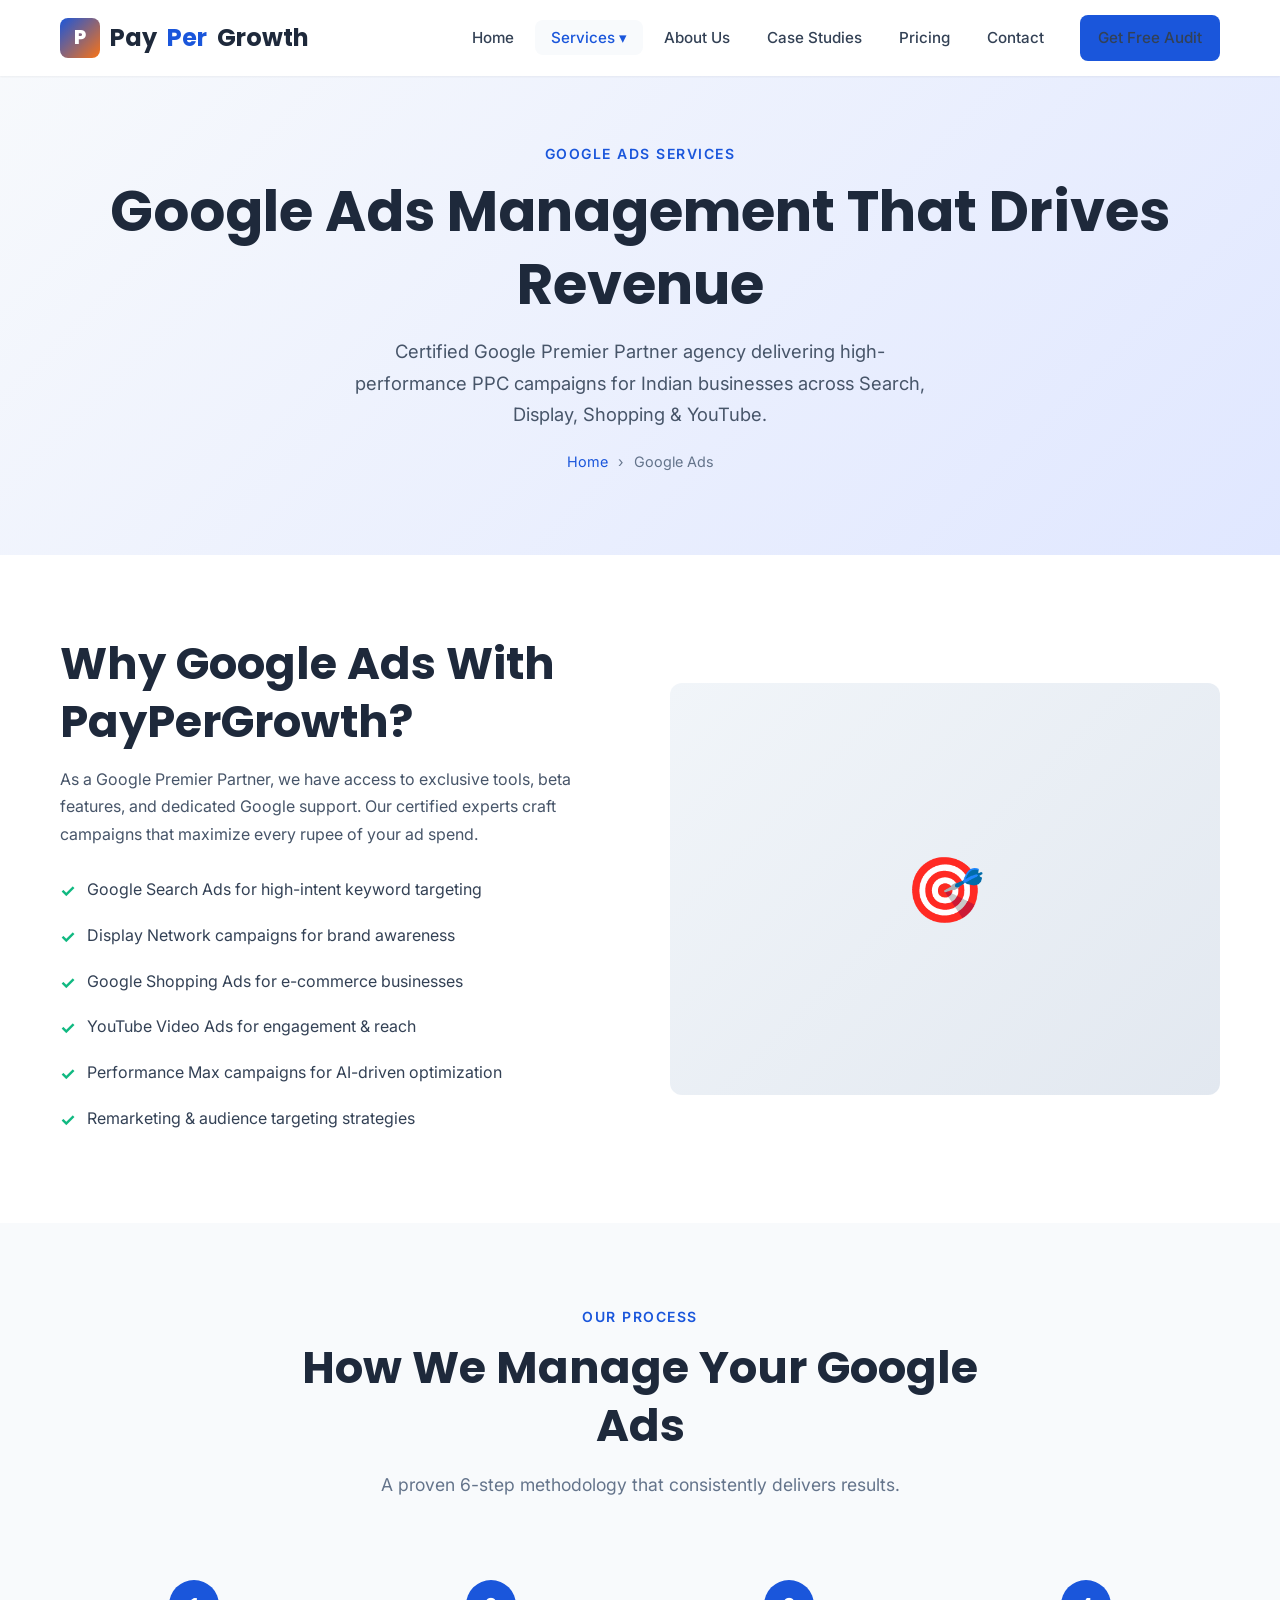
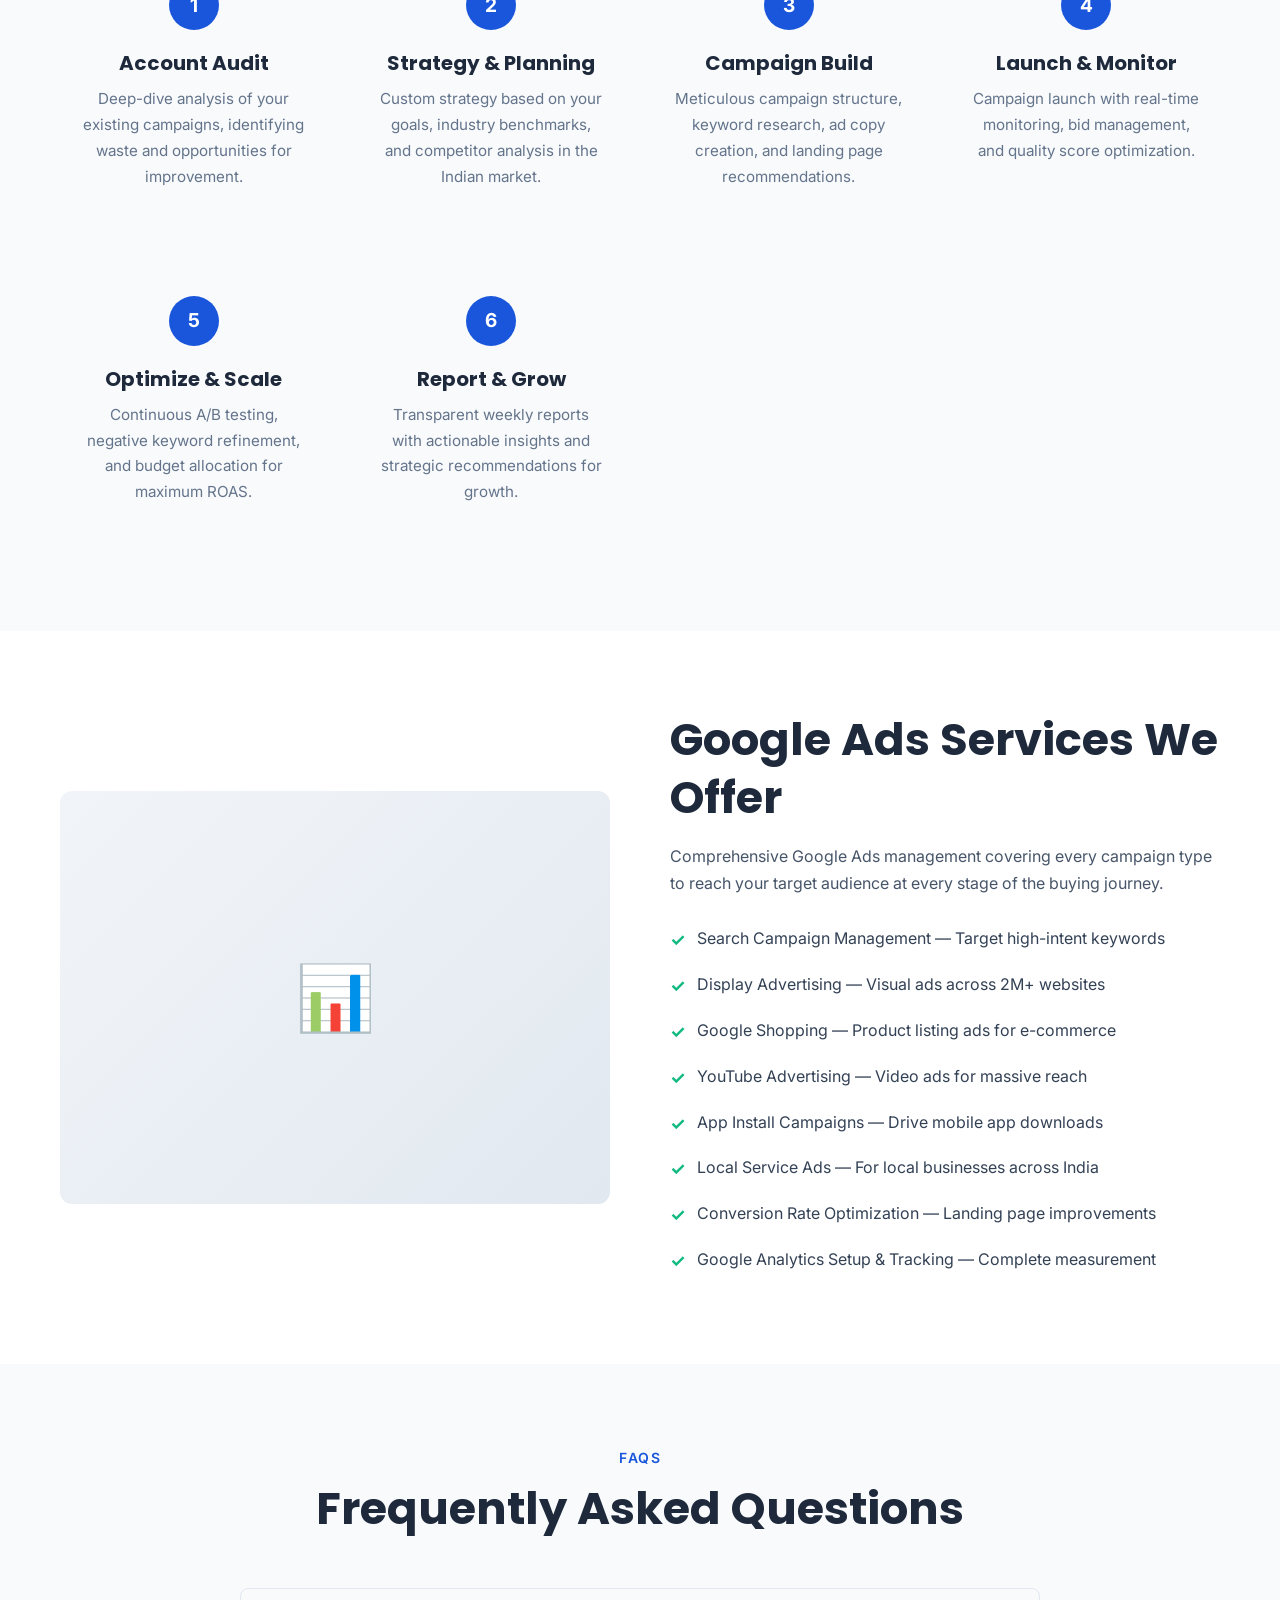
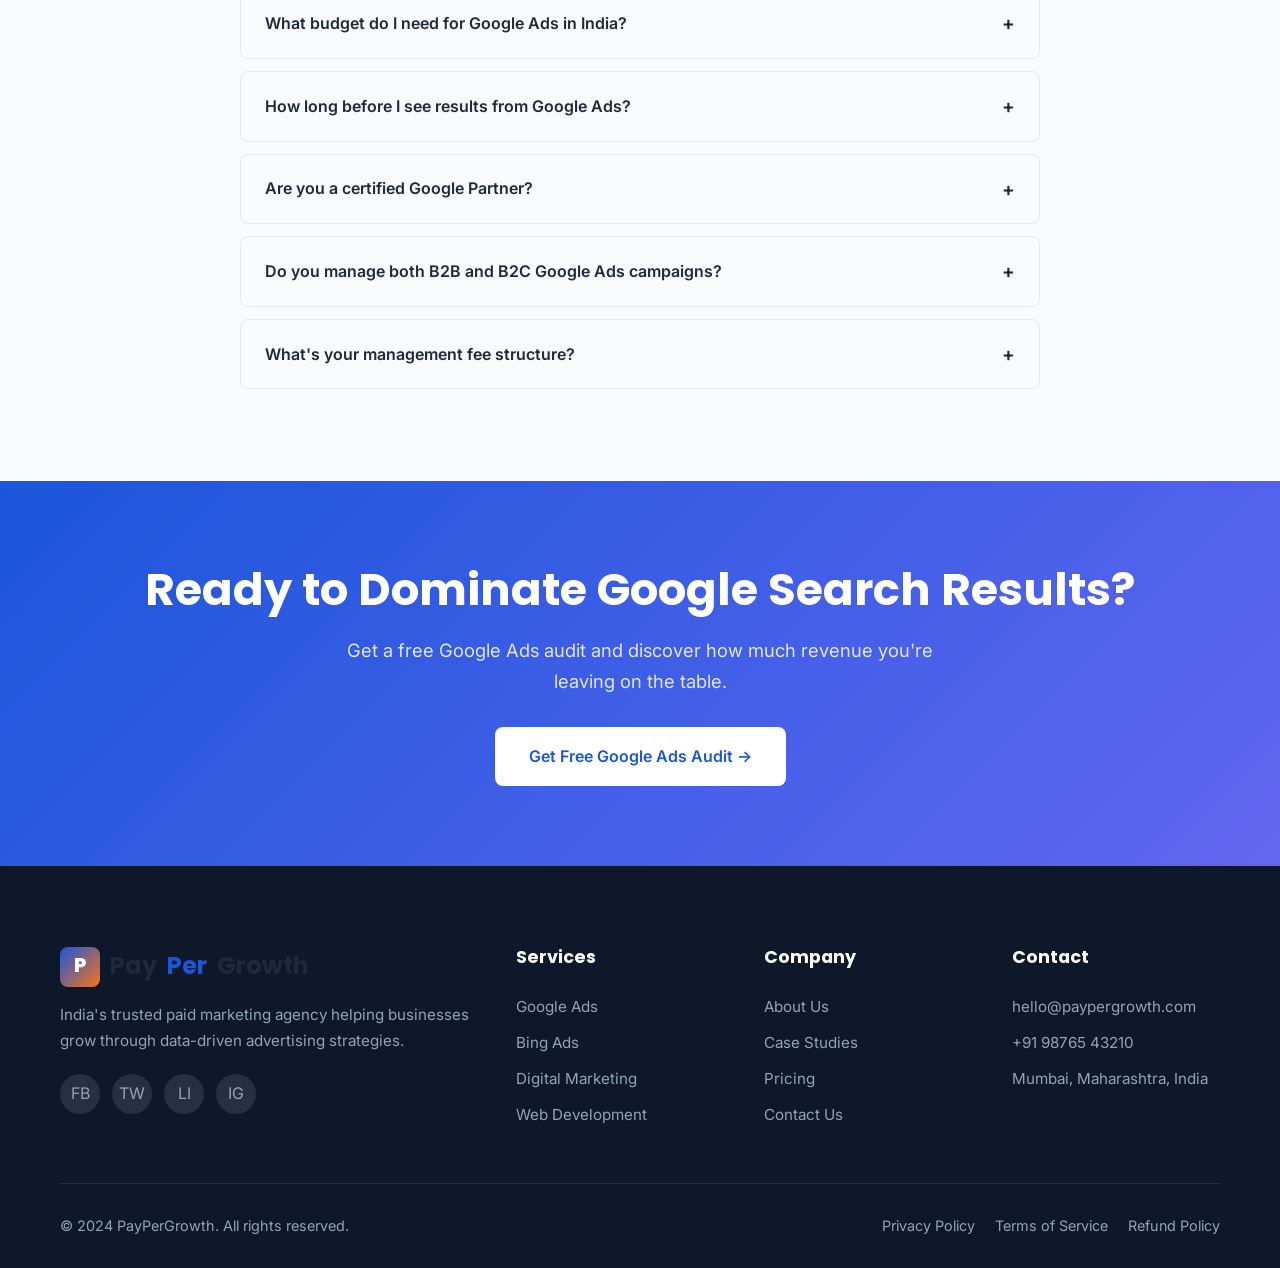
<file: services/google-ads.html>
<!DOCTYPE html>
<html lang="en">
<head>
    <meta charset="UTF-8">
    <meta name="viewport" content="width=device-width, initial-scale=1.0">
    <meta name="description" content="Expert Google Ads management services in India. Maximize ROI with our certified PPC specialists. Search, Display, Shopping & YouTube ad campaigns.">
    <meta name="keywords" content="Google Ads agency India, PPC management, Google Ads specialist, search ads, display ads, shopping ads, YouTube ads, Google Premier Partner India">
    <meta name="robots" content="index, follow">
    <meta property="og:title" content="Google Ads Management Services | PayPerGrowth India">
    <meta property="og:description" content="Certified Google Ads specialists delivering 3x+ ROAS for Indian businesses. Get expert PPC management today.">
    <meta property="og:type" content="website">
    <link rel="canonical" href="https://paypergrowth.com/services/google-ads.html">
    <title>Google Ads Management Services India | PPC Agency | PayPerGrowth</title>
    <link href="https://fonts.googleapis.com/css2?family=Inter:wght@400;500;600;700&family=Poppins:wght@600;700;800&display=swap" rel="stylesheet">
    <link rel="stylesheet" href="../css/style.css">
</head>
<body>
    <!-- Header -->
    <header class="header">
        <div class="header-container">
            <a href="../index.html" class="logo">
                <div class="logo-icon">P</div>
                Pay<span>Per</span>Growth
            </a>
            <nav class="nav-menu">
                <a href="../index.html">Home</a>
                <div class="nav-dropdown">
                    <a href="#" class="active">Services ▾</a>
                    <div class="dropdown-menu">
                        <a href="google-ads.html">Google Ads</a>
                        <a href="bing-ads.html">Bing Ads</a>
                        <a href="digital-marketing.html">Digital Marketing</a>
                        <a href="web-development.html">Web Development & Design</a>
                    </div>
                </div>
                <a href="../about.html">About Us</a>
                <a href="../case-studies.html">Case Studies</a>
                <a href="../pricing.html">Pricing</a>
                <a href="../contact.html">Contact</a>
                <a href="../contact.html" class="btn btn-primary nav-cta">Get Free Audit</a>
            </nav>
            <div class="mobile-toggle"><span></span><span></span><span></span></div>
        </div>
    </header>
    <div class="overlay"></div>


    <!-- Page Hero -->
    <section class="page-hero">
        <div class="container">
            <span class="section-label">Google Ads Services</span>
            <h1>Google Ads Management That Drives Revenue</h1>
            <p>Certified Google Premier Partner agency delivering high-performance PPC campaigns for Indian businesses across Search, Display, Shopping & YouTube.</p>
            <div class="breadcrumb">
                <a href="../index.html">Home</a>
                <span>›</span>
                <span>Google Ads</span>
            </div>
        </div>
    </section>

    <!-- Service Detail -->
    <section class="section">
        <div class="container">
            <div class="service-detail fade-in">
                <div class="service-detail-text">
                    <h2>Why Google Ads With PayPerGrowth?</h2>
                    <p>As a Google Premier Partner, we have access to exclusive tools, beta features, and dedicated Google support. Our certified experts craft campaigns that maximize every rupee of your ad spend.</p>
                    <ul class="service-features">
                        <li>Google Search Ads for high-intent keyword targeting</li>
                        <li>Display Network campaigns for brand awareness</li>
                        <li>Google Shopping Ads for e-commerce businesses</li>
                        <li>YouTube Video Ads for engagement & reach</li>
                        <li>Performance Max campaigns for AI-driven optimization</li>
                        <li>Remarketing & audience targeting strategies</li>
                    </ul>
                </div>
                <div class="service-image-placeholder">🎯</div>
            </div>
        </div>
    </section>

    <!-- Process -->
    <section class="section bg-gray">
        <div class="container">
            <div class="section-header fade-in">
                <span class="section-label">Our Process</span>
                <h2>How We Manage Your Google Ads</h2>
                <p>A proven 6-step methodology that consistently delivers results.</p>
            </div>
            <div class="process-grid">
                <div class="process-card fade-in">
                    <h4>Account Audit</h4>
                    <p>Deep-dive analysis of your existing campaigns, identifying waste and opportunities for improvement.</p>
                </div>
                <div class="process-card fade-in">
                    <h4>Strategy & Planning</h4>
                    <p>Custom strategy based on your goals, industry benchmarks, and competitor analysis in the Indian market.</p>
                </div>
                <div class="process-card fade-in">
                    <h4>Campaign Build</h4>
                    <p>Meticulous campaign structure, keyword research, ad copy creation, and landing page recommendations.</p>
                </div>
                <div class="process-card fade-in">
                    <h4>Launch & Monitor</h4>
                    <p>Campaign launch with real-time monitoring, bid management, and quality score optimization.</p>
                </div>
                <div class="process-card fade-in">
                    <h4>Optimize & Scale</h4>
                    <p>Continuous A/B testing, negative keyword refinement, and budget allocation for maximum ROAS.</p>
                </div>
                <div class="process-card fade-in">
                    <h4>Report & Grow</h4>
                    <p>Transparent weekly reports with actionable insights and strategic recommendations for growth.</p>
                </div>
            </div>
        </div>
    </section>


    <!-- Service Features Detail -->
    <section class="section">
        <div class="container">
            <div class="service-detail reverse fade-in">
                <div class="service-detail-text">
                    <h2>Google Ads Services We Offer</h2>
                    <p>Comprehensive Google Ads management covering every campaign type to reach your target audience at every stage of the buying journey.</p>
                    <ul class="service-features">
                        <li>Search Campaign Management — Target high-intent keywords</li>
                        <li>Display Advertising — Visual ads across 2M+ websites</li>
                        <li>Google Shopping — Product listing ads for e-commerce</li>
                        <li>YouTube Advertising — Video ads for massive reach</li>
                        <li>App Install Campaigns — Drive mobile app downloads</li>
                        <li>Local Service Ads — For local businesses across India</li>
                        <li>Conversion Rate Optimization — Landing page improvements</li>
                        <li>Google Analytics Setup & Tracking — Complete measurement</li>
                    </ul>
                </div>
                <div class="service-image-placeholder">📊</div>
            </div>
        </div>
    </section>

    <!-- FAQ -->
    <section class="section bg-gray">
        <div class="container">
            <div class="section-header fade-in">
                <span class="section-label">FAQs</span>
                <h2>Frequently Asked Questions</h2>
            </div>
            <div class="faq-list">
                <div class="faq-item">
                    <div class="faq-question">What budget do I need for Google Ads in India? <span class="icon">+</span></div>
                    <div class="faq-answer"><p>We work with budgets starting from ₹25,000/month. However, the ideal budget depends on your industry, competition, and goals. During our free audit, we'll recommend an optimal budget for your specific situation.</p></div>
                </div>
                <div class="faq-item">
                    <div class="faq-question">How long before I see results from Google Ads? <span class="icon">+</span></div>
                    <div class="faq-answer"><p>Google Ads can deliver immediate traffic once campaigns go live. However, optimization for peak performance typically takes 2-4 weeks as we gather data and refine targeting, bids, and ad copy.</p></div>
                </div>
                <div class="faq-item">
                    <div class="faq-question">Are you a certified Google Partner? <span class="icon">+</span></div>
                    <div class="faq-answer"><p>Yes, PayPerGrowth is a Google Premier Partner — the highest tier of Google's partner program. This gives us access to exclusive tools, beta features, and direct support from Google's team.</p></div>
                </div>
                <div class="faq-item">
                    <div class="faq-question">Do you manage both B2B and B2C Google Ads campaigns? <span class="icon">+</span></div>
                    <div class="faq-answer"><p>Absolutely. We have extensive experience managing campaigns for both B2B and B2C businesses across industries including e-commerce, SaaS, healthcare, education, real estate, and more.</p></div>
                </div>
                <div class="faq-item">
                    <div class="faq-question">What's your management fee structure? <span class="icon">+</span></div>
                    <div class="faq-answer"><p>Our pricing is transparent and based on your monthly ad spend. We offer flexible plans starting at ₹15,000/month for management fees. Visit our pricing page for detailed packages.</p></div>
                </div>
            </div>
        </div>
    </section>

    <!-- CTA -->
    <section class="cta-section">
        <div class="container">
            <h2>Ready to Dominate Google Search Results?</h2>
            <p>Get a free Google Ads audit and discover how much revenue you're leaving on the table.</p>
            <a href="../contact.html" class="btn btn-white">Get Free Google Ads Audit →</a>
        </div>
    </section>

    <!-- Footer -->
    <footer class="footer">
        <div class="container">
            <div class="footer-grid">
                <div class="footer-brand">
                    <a href="../index.html" class="logo"><div class="logo-icon">P</div>Pay<span>Per</span>Growth</a>
                    <p>India's trusted paid marketing agency helping businesses grow through data-driven advertising strategies.</p>
                    <div class="footer-social"><a href="#">FB</a><a href="#">TW</a><a href="#">LI</a><a href="#">IG</a></div>
                </div>
                <div class="footer-col">
                    <h4>Services</h4>
                    <a href="google-ads.html">Google Ads</a>
                    <a href="bing-ads.html">Bing Ads</a>
                    <a href="digital-marketing.html">Digital Marketing</a>
                    <a href="web-development.html">Web Development</a>
                </div>
                <div class="footer-col">
                    <h4>Company</h4>
                    <a href="../about.html">About Us</a>
                    <a href="../case-studies.html">Case Studies</a>
                    <a href="../pricing.html">Pricing</a>
                    <a href="../contact.html">Contact Us</a>
                </div>
                <div class="footer-col">
                    <h4>Contact</h4>
                    <a href="mailto:hello@paypergrowth.com">hello@paypergrowth.com</a>
                    <a href="tel:+919876543210">+91 98765 43210</a>
                    <a href="#">Mumbai, Maharashtra, India</a>
                </div>
            </div>
            <div class="footer-bottom">
                <p>&copy; 2024 PayPerGrowth. All rights reserved.</p>
                <div class="footer-bottom-links">
                    <a href="../policies/privacy-policy.html">Privacy Policy</a>
                    <a href="../policies/terms-of-service.html">Terms of Service</a>
                    <a href="../policies/refund-policy.html">Refund Policy</a>
                </div>
            </div>
        </div>
    </footer>
    <script src="../js/main.js"></script>
</body>
</html>
</file>
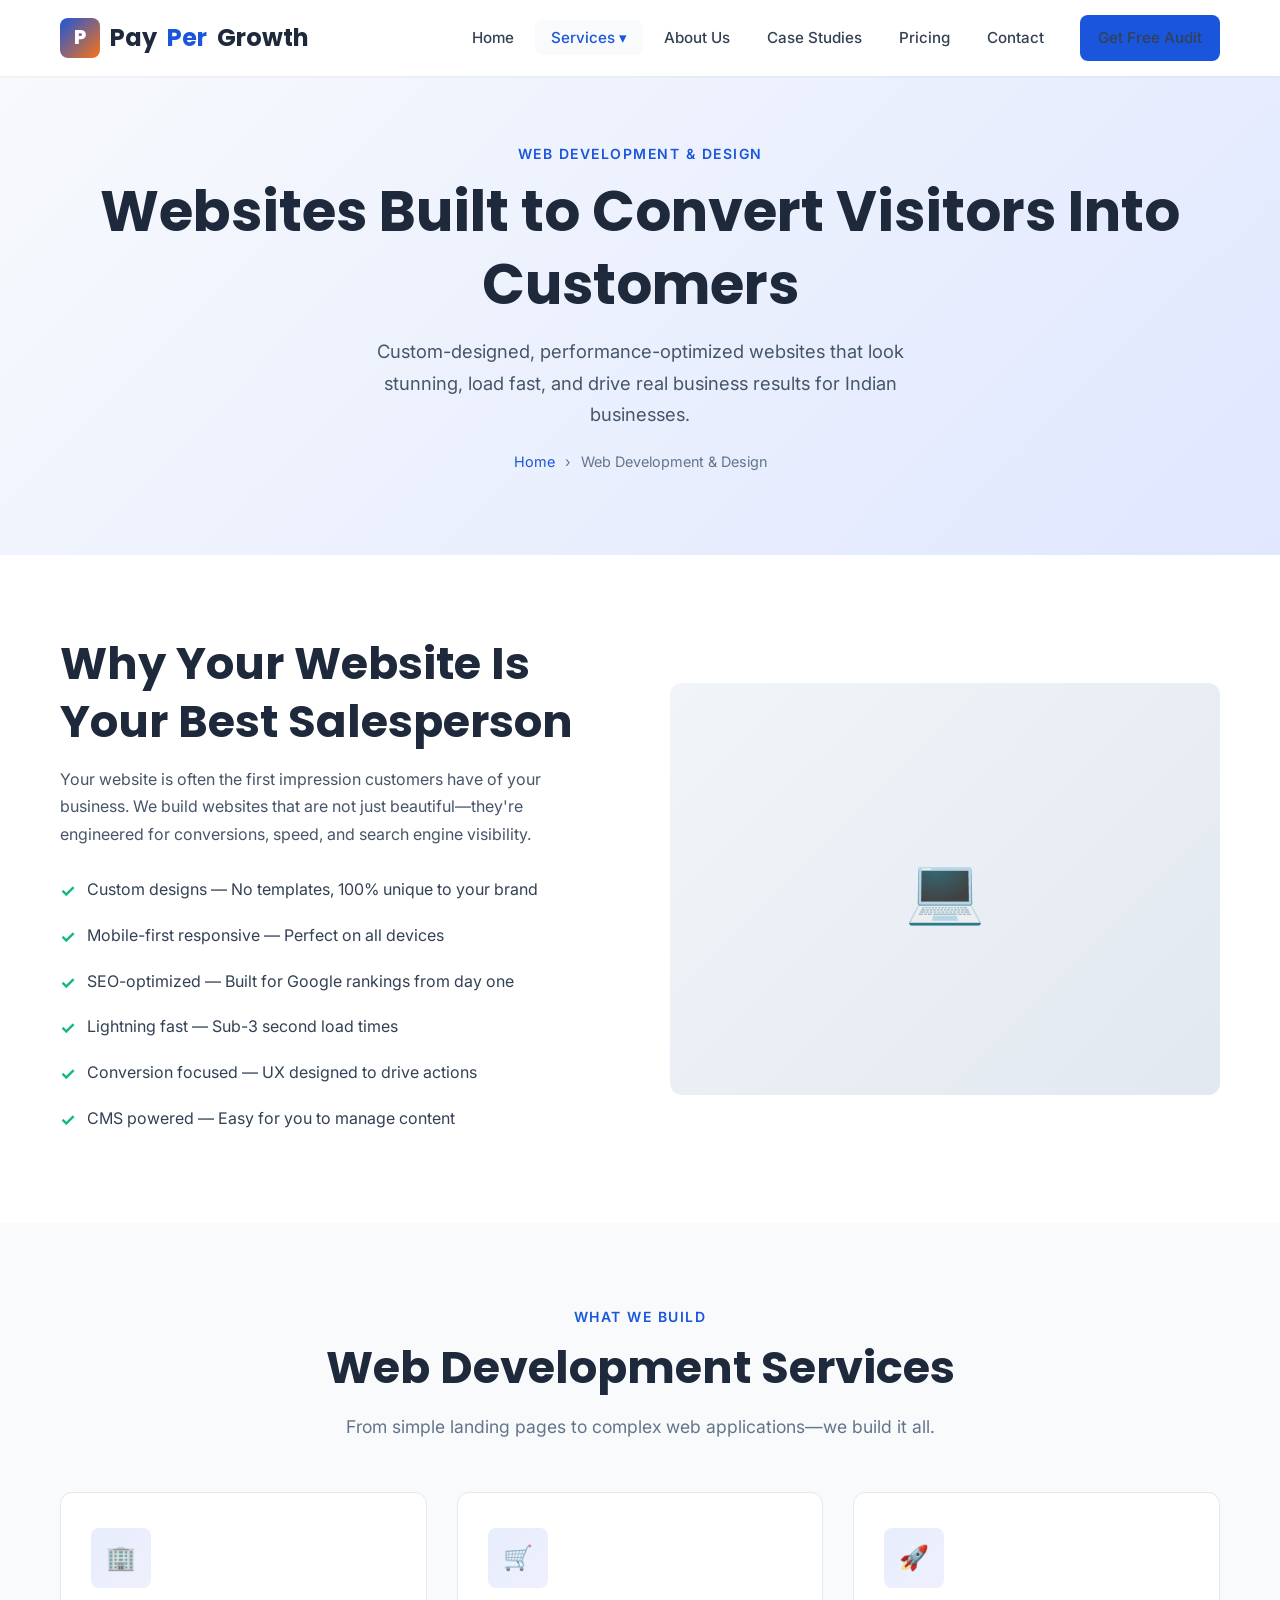
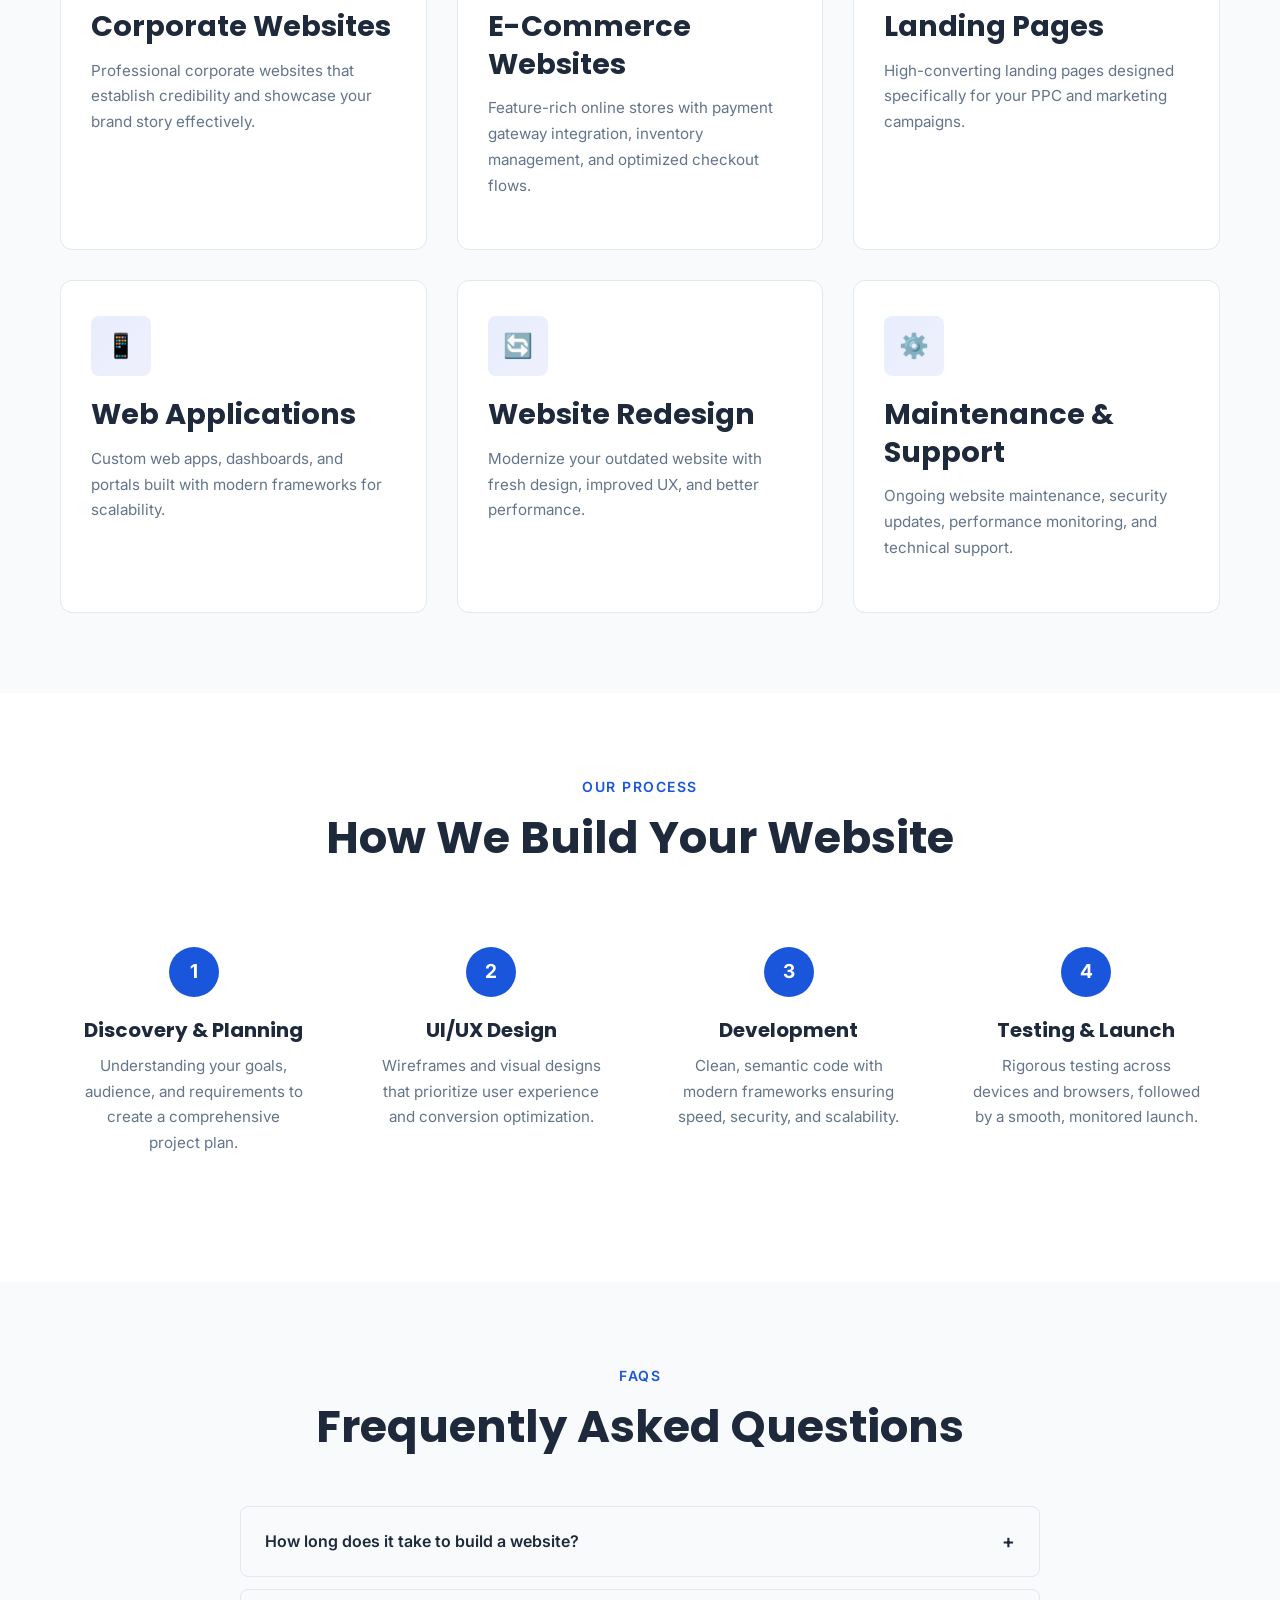
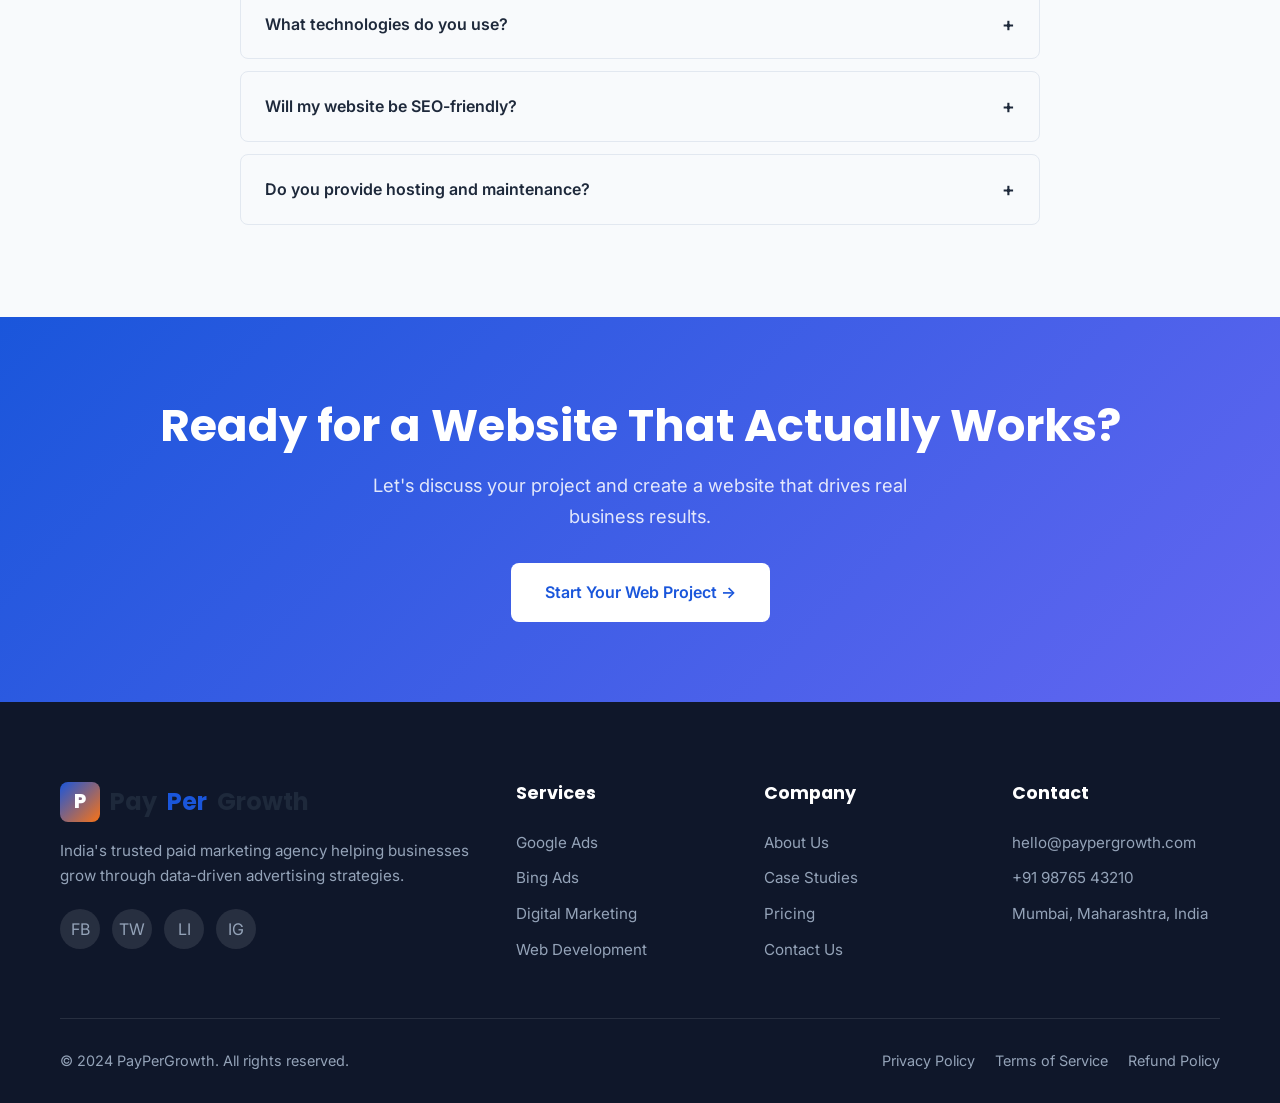
<file: services/web-development.html>
<!DOCTYPE html>
<html lang="en">
<head>
    <meta charset="UTF-8">
    <meta name="viewport" content="width=device-width, initial-scale=1.0">
    <meta name="description" content="Professional web development and design services in India. Custom websites, e-commerce, landing pages built for conversions. Mobile responsive & SEO-optimized.">
    <meta name="keywords" content="web development India, website design company, custom web development, e-commerce website, landing page design, responsive web design India">
    <meta name="robots" content="index, follow">
    <meta property="og:title" content="Web Development & Design Services | PayPerGrowth India">
    <meta property="og:description" content="Custom websites built for conversions. Modern design, fast loading, SEO-optimized web development in India.">
    <link rel="canonical" href="https://paypergrowth.com/services/web-development.html">
    <title>Web Development & Design Services India | Custom Websites | PayPerGrowth</title>
    <link href="https://fonts.googleapis.com/css2?family=Inter:wght@400;500;600;700&family=Poppins:wght@600;700;800&display=swap" rel="stylesheet">
    <link rel="stylesheet" href="../css/style.css">
</head>
<body>
    <header class="header">
        <div class="header-container">
            <a href="../index.html" class="logo"><div class="logo-icon">P</div>Pay<span>Per</span>Growth</a>
            <nav class="nav-menu">
                <a href="../index.html">Home</a>
                <div class="nav-dropdown">
                    <a href="#" class="active">Services ▾</a>
                    <div class="dropdown-menu">
                        <a href="google-ads.html">Google Ads</a>
                        <a href="bing-ads.html">Bing Ads</a>
                        <a href="digital-marketing.html">Digital Marketing</a>
                        <a href="web-development.html">Web Development & Design</a>
                    </div>
                </div>
                <a href="../about.html">About Us</a>
                <a href="../case-studies.html">Case Studies</a>
                <a href="../pricing.html">Pricing</a>
                <a href="../contact.html">Contact</a>
                <a href="../contact.html" class="btn btn-primary nav-cta">Get Free Audit</a>
            </nav>
            <div class="mobile-toggle"><span></span><span></span><span></span></div>
        </div>
    </header>
    <div class="overlay"></div>

    <section class="page-hero">
        <div class="container">
            <span class="section-label">Web Development & Design</span>
            <h1>Websites Built to Convert Visitors Into Customers</h1>
            <p>Custom-designed, performance-optimized websites that look stunning, load fast, and drive real business results for Indian businesses.</p>
            <div class="breadcrumb">
                <a href="../index.html">Home</a><span>›</span><span>Web Development & Design</span>
            </div>
        </div>
    </section>


    <section class="section">
        <div class="container">
            <div class="service-detail fade-in">
                <div class="service-detail-text">
                    <h2>Why Your Website Is Your Best Salesperson</h2>
                    <p>Your website is often the first impression customers have of your business. We build websites that are not just beautiful—they're engineered for conversions, speed, and search engine visibility.</p>
                    <ul class="service-features">
                        <li>Custom designs — No templates, 100% unique to your brand</li>
                        <li>Mobile-first responsive — Perfect on all devices</li>
                        <li>SEO-optimized — Built for Google rankings from day one</li>
                        <li>Lightning fast — Sub-3 second load times</li>
                        <li>Conversion focused — UX designed to drive actions</li>
                        <li>CMS powered — Easy for you to manage content</li>
                    </ul>
                </div>
                <div class="service-image-placeholder">💻</div>
            </div>
        </div>
    </section>

    <section class="section bg-gray">
        <div class="container">
            <div class="section-header fade-in">
                <span class="section-label">What We Build</span>
                <h2>Web Development Services</h2>
                <p>From simple landing pages to complex web applications—we build it all.</p>
            </div>
            <div class="services-grid">
                <div class="service-card fade-in">
                    <div class="service-icon">🏢</div>
                    <h3>Corporate Websites</h3>
                    <p>Professional corporate websites that establish credibility and showcase your brand story effectively.</p>
                </div>
                <div class="service-card fade-in">
                    <div class="service-icon">🛒</div>
                    <h3>E-Commerce Websites</h3>
                    <p>Feature-rich online stores with payment gateway integration, inventory management, and optimized checkout flows.</p>
                </div>
                <div class="service-card fade-in">
                    <div class="service-icon">🚀</div>
                    <h3>Landing Pages</h3>
                    <p>High-converting landing pages designed specifically for your PPC and marketing campaigns.</p>
                </div>
                <div class="service-card fade-in">
                    <div class="service-icon">📱</div>
                    <h3>Web Applications</h3>
                    <p>Custom web apps, dashboards, and portals built with modern frameworks for scalability.</p>
                </div>
                <div class="service-card fade-in">
                    <div class="service-icon">🔄</div>
                    <h3>Website Redesign</h3>
                    <p>Modernize your outdated website with fresh design, improved UX, and better performance.</p>
                </div>
                <div class="service-card fade-in">
                    <div class="service-icon">⚙️</div>
                    <h3>Maintenance & Support</h3>
                    <p>Ongoing website maintenance, security updates, performance monitoring, and technical support.</p>
                </div>
            </div>
        </div>
    </section>

    <section class="section">
        <div class="container">
            <div class="section-header fade-in">
                <span class="section-label">Our Process</span>
                <h2>How We Build Your Website</h2>
            </div>
            <div class="process-grid">
                <div class="process-card fade-in">
                    <h4>Discovery & Planning</h4>
                    <p>Understanding your goals, audience, and requirements to create a comprehensive project plan.</p>
                </div>
                <div class="process-card fade-in">
                    <h4>UI/UX Design</h4>
                    <p>Wireframes and visual designs that prioritize user experience and conversion optimization.</p>
                </div>
                <div class="process-card fade-in">
                    <h4>Development</h4>
                    <p>Clean, semantic code with modern frameworks ensuring speed, security, and scalability.</p>
                </div>
                <div class="process-card fade-in">
                    <h4>Testing & Launch</h4>
                    <p>Rigorous testing across devices and browsers, followed by a smooth, monitored launch.</p>
                </div>
            </div>
        </div>
    </section>


    <section class="section bg-gray">
        <div class="container">
            <div class="section-header fade-in">
                <span class="section-label">FAQs</span>
                <h2>Frequently Asked Questions</h2>
            </div>
            <div class="faq-list">
                <div class="faq-item">
                    <div class="faq-question">How long does it take to build a website? <span class="icon">+</span></div>
                    <div class="faq-answer"><p>A typical corporate website takes 4-6 weeks. E-commerce sites take 6-10 weeks. Landing pages can be done in 1-2 weeks. Timeline depends on complexity, content readiness, and feedback cycles.</p></div>
                </div>
                <div class="faq-item">
                    <div class="faq-question">What technologies do you use? <span class="icon">+</span></div>
                    <div class="faq-answer"><p>We use modern tech stacks including React, Next.js, WordPress, Shopify, and custom solutions. The choice depends on your specific needs, budget, and maintenance requirements.</p></div>
                </div>
                <div class="faq-item">
                    <div class="faq-question">Will my website be SEO-friendly? <span class="icon">+</span></div>
                    <div class="faq-answer"><p>Absolutely. SEO is built into our development process from day one. We handle technical SEO, page speed optimization, schema markup, mobile responsiveness, and proper site architecture.</p></div>
                </div>
                <div class="faq-item">
                    <div class="faq-question">Do you provide hosting and maintenance? <span class="icon">+</span></div>
                    <div class="faq-answer"><p>Yes, we offer managed hosting and ongoing maintenance packages. This includes security updates, performance monitoring, backups, and content updates as needed.</p></div>
                </div>
            </div>
        </div>
    </section>

    <section class="cta-section">
        <div class="container">
            <h2>Ready for a Website That Actually Works?</h2>
            <p>Let's discuss your project and create a website that drives real business results.</p>
            <a href="../contact.html" class="btn btn-white">Start Your Web Project →</a>
        </div>
    </section>

    <footer class="footer">
        <div class="container">
            <div class="footer-grid">
                <div class="footer-brand">
                    <a href="../index.html" class="logo"><div class="logo-icon">P</div>Pay<span>Per</span>Growth</a>
                    <p>India's trusted paid marketing agency helping businesses grow through data-driven advertising strategies.</p>
                    <div class="footer-social"><a href="#">FB</a><a href="#">TW</a><a href="#">LI</a><a href="#">IG</a></div>
                </div>
                <div class="footer-col"><h4>Services</h4><a href="google-ads.html">Google Ads</a><a href="bing-ads.html">Bing Ads</a><a href="digital-marketing.html">Digital Marketing</a><a href="web-development.html">Web Development</a></div>
                <div class="footer-col"><h4>Company</h4><a href="../about.html">About Us</a><a href="../case-studies.html">Case Studies</a><a href="../pricing.html">Pricing</a><a href="../contact.html">Contact Us</a></div>
                <div class="footer-col"><h4>Contact</h4><a href="mailto:hello@paypergrowth.com">hello@paypergrowth.com</a><a href="tel:+919876543210">+91 98765 43210</a><a href="#">Mumbai, Maharashtra, India</a></div>
            </div>
            <div class="footer-bottom">
                <p>&copy; 2024 PayPerGrowth. All rights reserved.</p>
                <div class="footer-bottom-links"><a href="../policies/privacy-policy.html">Privacy Policy</a><a href="../policies/terms-of-service.html">Terms of Service</a><a href="../policies/refund-policy.html">Refund Policy</a></div>
            </div>
        </div>
    </footer>
    <script src="../js/main.js"></script>
</body>
</html>
</file>
<file: css/style.css>
/* ===== RESET & BASE ===== */
*, *::before, *::after {
    margin: 0;
    padding: 0;
    box-sizing: border-box;
}

:root {
    --primary: #1a56db;
    --primary-dark: #1041a8;
    --secondary: #f97316;
    --secondary-dark: #ea580c;
    --dark: #1e293b;
    --gray-900: #0f172a;
    --gray-800: #1e293b;
    --gray-700: #334155;
    --gray-600: #475569;
    --gray-500: #64748b;
    --gray-400: #94a3b8;
    --gray-300: #cbd5e1;
    --gray-200: #e2e8f0;
    --gray-100: #f1f5f9;
    --gray-50: #f8fafc;
    --white: #ffffff;
    --success: #10b981;
    --font-primary: 'Inter', -apple-system, BlinkMacSystemFont, sans-serif;
    --font-heading: 'Poppins', sans-serif;
    --shadow-sm: 0 1px 2px rgba(0,0,0,0.05);
    --shadow-md: 0 4px 6px -1px rgba(0,0,0,0.1);
    --shadow-lg: 0 10px 15px -3px rgba(0,0,0,0.1);
    --shadow-xl: 0 20px 25px -5px rgba(0,0,0,0.1);
    --radius: 8px;
    --radius-lg: 12px;
    --transition: all 0.3s ease;
}

html {
    scroll-behavior: smooth;
    font-size: 16px;
}

body {
    font-family: var(--font-primary);
    color: var(--gray-700);
    line-height: 1.7;
    background: var(--white);
    overflow-x: hidden;
}

a {
    text-decoration: none;
    color: inherit;
    transition: var(--transition);
}

ul, ol { list-style: none; }
img { max-width: 100%; height: auto; display: block; }
button { cursor: pointer; border: none; outline: none; font-family: inherit; }
input, textarea, select { font-family: inherit; outline: none; }


/* ===== TYPOGRAPHY ===== */
h1, h2, h3, h4, h5, h6 {
    font-family: var(--font-heading);
    color: var(--dark);
    line-height: 1.3;
    font-weight: 700;
}
h1 { font-size: clamp(2.2rem, 5vw, 3.5rem); }
h2 { font-size: clamp(1.8rem, 4vw, 2.8rem); }
h3 { font-size: clamp(1.3rem, 3vw, 1.8rem); }
h4 { font-size: 1.25rem; }
p { margin-bottom: 1rem; }

/* ===== LAYOUT ===== */
.container {
    width: 100%;
    max-width: 1200px;
    margin: 0 auto;
    padding: 0 20px;
}

.section {
    padding: 80px 0;
}

.section-header {
    text-align: center;
    max-width: 700px;
    margin: 0 auto 50px;
}

.section-header h2 {
    margin-bottom: 15px;
}

.section-header p {
    color: var(--gray-500);
    font-size: 1.1rem;
}

.section-label {
    display: inline-block;
    color: var(--primary);
    font-weight: 600;
    font-size: 0.875rem;
    text-transform: uppercase;
    letter-spacing: 1.5px;
    margin-bottom: 10px;
}


/* ===== BUTTONS ===== */
.btn {
    display: inline-flex;
    align-items: center;
    gap: 8px;
    padding: 14px 32px;
    border-radius: var(--radius);
    font-weight: 600;
    font-size: 1rem;
    transition: var(--transition);
    border: 2px solid transparent;
}

.btn-primary {
    background: var(--primary);
    color: var(--white);
}
.btn-primary:hover {
    background: var(--primary-dark);
    transform: translateY(-2px);
    box-shadow: var(--shadow-lg);
}

.btn-secondary {
    background: var(--secondary);
    color: var(--white);
}
.btn-secondary:hover {
    background: var(--secondary-dark);
    transform: translateY(-2px);
}

.btn-outline {
    border: 2px solid var(--primary);
    color: var(--primary);
    background: transparent;
}
.btn-outline:hover {
    background: var(--primary);
    color: var(--white);
}

.btn-white {
    background: var(--white);
    color: var(--primary);
}
.btn-white:hover {
    background: var(--gray-100);
    transform: translateY(-2px);
}

/* ===== HEADER & NAVIGATION ===== */
.header {
    position: fixed;
    top: 0;
    left: 0;
    right: 0;
    z-index: 1000;
    background: var(--white);
    box-shadow: var(--shadow-sm);
    transition: var(--transition);
}

.header.scrolled {
    box-shadow: var(--shadow-md);
}

.header-container {
    display: flex;
    align-items: center;
    justify-content: space-between;
    padding: 15px 20px;
    max-width: 1200px;
    margin: 0 auto;
}


.logo {
    display: flex;
    align-items: center;
    gap: 10px;
    font-family: var(--font-heading);
    font-size: 1.5rem;
    font-weight: 700;
    color: var(--dark);
}

.logo span {
    color: var(--primary);
}

.logo-icon {
    width: 40px;
    height: 40px;
    background: linear-gradient(135deg, var(--primary), var(--secondary));
    border-radius: var(--radius);
    display: flex;
    align-items: center;
    justify-content: center;
    color: var(--white);
    font-weight: 800;
    font-size: 1.2rem;
}

.nav-menu {
    display: flex;
    align-items: center;
    gap: 5px;
}

.nav-menu a {
    padding: 8px 16px;
    border-radius: var(--radius);
    font-weight: 500;
    font-size: 0.95rem;
    color: var(--gray-700);
}

.nav-menu a:hover,
.nav-menu a.active {
    color: var(--primary);
    background: var(--gray-50);
}

.nav-dropdown {
    position: relative;
}

.nav-dropdown .dropdown-menu {
    position: absolute;
    top: 100%;
    left: 0;
    min-width: 220px;
    background: var(--white);
    border-radius: var(--radius);
    box-shadow: var(--shadow-xl);
    padding: 10px;
    opacity: 0;
    visibility: hidden;
    transform: translateY(10px);
    transition: var(--transition);
    z-index: 100;
}

.nav-dropdown:hover .dropdown-menu {
    opacity: 1;
    visibility: visible;
    transform: translateY(0);
}

.dropdown-menu a {
    display: block;
    padding: 10px 15px;
    border-radius: 6px;
    font-size: 0.9rem;
}

.dropdown-menu a:hover {
    background: var(--gray-100);
}


.nav-cta {
    margin-left: 15px;
}

.mobile-toggle {
    display: none;
    flex-direction: column;
    gap: 5px;
    cursor: pointer;
    padding: 5px;
}

.mobile-toggle span {
    display: block;
    width: 25px;
    height: 3px;
    background: var(--dark);
    border-radius: 3px;
    transition: var(--transition);
}

/* ===== HERO SECTION ===== */
.hero {
    padding: 140px 0 100px;
    background: linear-gradient(135deg, var(--gray-50) 0%, #e0e7ff 100%);
    position: relative;
    overflow: hidden;
}

.hero::before {
    content: '';
    position: absolute;
    top: -50%;
    right: -20%;
    width: 600px;
    height: 600px;
    background: radial-gradient(circle, rgba(26, 86, 219, 0.08) 0%, transparent 70%);
    border-radius: 50%;
}

.hero-content {
    display: grid;
    grid-template-columns: 1fr 1fr;
    gap: 60px;
    align-items: center;
}

.hero-text h1 {
    margin-bottom: 20px;
}

.hero-text h1 span {
    color: var(--primary);
}

.hero-text p {
    font-size: 1.15rem;
    color: var(--gray-600);
    margin-bottom: 30px;
    max-width: 500px;
}

.hero-buttons {
    display: flex;
    gap: 15px;
    flex-wrap: wrap;
}

.hero-stats {
    display: flex;
    gap: 40px;
    margin-top: 40px;
    padding-top: 30px;
    border-top: 1px solid var(--gray-200);
}

.hero-stat h3 {
    color: var(--primary);
    font-size: 2rem;
}

.hero-stat p {
    font-size: 0.9rem;
    color: var(--gray-500);
    margin: 0;
}

.hero-visual {
    position: relative;
}

.hero-image-placeholder {
    width: 100%;
    aspect-ratio: 4/3;
    background: linear-gradient(135deg, var(--primary), #6366f1);
    border-radius: var(--radius-lg);
    display: flex;
    align-items: center;
    justify-content: center;
    color: var(--white);
    font-size: 3rem;
    box-shadow: var(--shadow-xl);
}


/* ===== SERVICES CARDS ===== */
.services-grid {
    display: grid;
    grid-template-columns: repeat(auto-fit, minmax(280px, 1fr));
    gap: 30px;
}

.service-card {
    background: var(--white);
    border-radius: var(--radius-lg);
    padding: 35px 30px;
    border: 1px solid var(--gray-200);
    transition: var(--transition);
    position: relative;
    overflow: hidden;
}

.service-card::before {
    content: '';
    position: absolute;
    top: 0;
    left: 0;
    right: 0;
    height: 4px;
    background: linear-gradient(90deg, var(--primary), var(--secondary));
    transform: scaleX(0);
    transition: var(--transition);
}

.service-card:hover {
    transform: translateY(-5px);
    box-shadow: var(--shadow-xl);
    border-color: transparent;
}

.service-card:hover::before {
    transform: scaleX(1);
}

.service-icon {
    width: 60px;
    height: 60px;
    background: linear-gradient(135deg, rgba(26,86,219,0.1), rgba(99,102,241,0.1));
    border-radius: var(--radius);
    display: flex;
    align-items: center;
    justify-content: center;
    font-size: 1.5rem;
    margin-bottom: 20px;
}

.service-card h3 {
    margin-bottom: 12px;
}

.service-card p {
    color: var(--gray-500);
    font-size: 0.95rem;
}

.service-card .learn-more {
    display: inline-flex;
    align-items: center;
    gap: 5px;
    color: var(--primary);
    font-weight: 600;
    margin-top: 15px;
    font-size: 0.95rem;
}

.service-card .learn-more:hover {
    gap: 10px;
}


/* ===== WHY CHOOSE US ===== */
.why-us {
    background: var(--gray-900);
    color: var(--white);
}

.why-us .section-header h2 {
    color: var(--white);
}

.why-us .section-header p {
    color: var(--gray-400);
}

.why-grid {
    display: grid;
    grid-template-columns: repeat(auto-fit, minmax(250px, 1fr));
    gap: 30px;
}

.why-card {
    text-align: center;
    padding: 30px 20px;
}

.why-card .icon {
    width: 70px;
    height: 70px;
    margin: 0 auto 20px;
    background: rgba(26, 86, 219, 0.15);
    border-radius: 50%;
    display: flex;
    align-items: center;
    justify-content: center;
    font-size: 1.8rem;
}

.why-card h4 {
    color: var(--white);
    margin-bottom: 10px;
}

.why-card p {
    color: var(--gray-400);
    font-size: 0.95rem;
}

/* ===== TESTIMONIALS ===== */
.testimonials-grid {
    display: grid;
    grid-template-columns: repeat(auto-fit, minmax(350px, 1fr));
    gap: 30px;
}

.testimonial-card {
    background: var(--white);
    border-radius: var(--radius-lg);
    padding: 35px;
    border: 1px solid var(--gray-200);
    position: relative;
}

.testimonial-card .quote-icon {
    font-size: 3rem;
    color: var(--primary);
    opacity: 0.2;
    position: absolute;
    top: 20px;
    right: 25px;
}

.testimonial-card p {
    font-style: italic;
    color: var(--gray-600);
    margin-bottom: 20px;
    font-size: 1rem;
}

.testimonial-author {
    display: flex;
    align-items: center;
    gap: 12px;
}

.testimonial-avatar {
    width: 48px;
    height: 48px;
    border-radius: 50%;
    background: linear-gradient(135deg, var(--primary), var(--secondary));
    display: flex;
    align-items: center;
    justify-content: center;
    color: var(--white);
    font-weight: 700;
}

.testimonial-author h4 {
    font-size: 1rem;
    margin-bottom: 2px;
}

.testimonial-author span {
    font-size: 0.85rem;
    color: var(--gray-500);
}

.stars {
    color: #fbbf24;
    margin-bottom: 15px;
}


/* ===== CTA SECTION ===== */
.cta-section {
    background: linear-gradient(135deg, var(--primary) 0%, #6366f1 100%);
    padding: 80px 0;
    text-align: center;
    color: var(--white);
}

.cta-section h2 {
    color: var(--white);
    margin-bottom: 15px;
}

.cta-section p {
    color: rgba(255,255,255,0.85);
    font-size: 1.15rem;
    max-width: 600px;
    margin: 0 auto 30px;
}

/* ===== FOOTER ===== */
.footer {
    background: var(--gray-900);
    color: var(--gray-400);
    padding: 80px 0 30px;
}

.footer-grid {
    display: grid;
    grid-template-columns: 2fr 1fr 1fr 1fr;
    gap: 40px;
    margin-bottom: 50px;
}

.footer-brand p {
    margin: 15px 0;
    font-size: 0.95rem;
}

.footer-social {
    display: flex;
    gap: 12px;
    margin-top: 20px;
}

.footer-social a {
    width: 40px;
    height: 40px;
    border-radius: 50%;
    background: rgba(255,255,255,0.1);
    display: flex;
    align-items: center;
    justify-content: center;
    color: var(--gray-400);
    transition: var(--transition);
}

.footer-social a:hover {
    background: var(--primary);
    color: var(--white);
}

.footer-col h4 {
    color: var(--white);
    margin-bottom: 20px;
    font-size: 1.1rem;
}

.footer-col a {
    display: block;
    color: var(--gray-400);
    padding: 5px 0;
    font-size: 0.95rem;
}

.footer-col a:hover {
    color: var(--white);
    padding-left: 5px;
}

.footer-bottom {
    border-top: 1px solid rgba(255,255,255,0.1);
    padding-top: 30px;
    display: flex;
    justify-content: space-between;
    align-items: center;
    flex-wrap: wrap;
    gap: 15px;
}

.footer-bottom p {
    font-size: 0.9rem;
    margin: 0;
}

.footer-bottom-links {
    display: flex;
    gap: 20px;
}

.footer-bottom-links a {
    font-size: 0.9rem;
    color: var(--gray-400);
}

.footer-bottom-links a:hover {
    color: var(--white);
}


/* ===== PAGE HERO (Inner pages) ===== */
.page-hero {
    padding: 140px 0 80px;
    background: linear-gradient(135deg, var(--gray-50) 0%, #e0e7ff 100%);
    text-align: center;
}

.page-hero h1 {
    margin-bottom: 15px;
}

.page-hero p {
    font-size: 1.15rem;
    color: var(--gray-600);
    max-width: 600px;
    margin: 0 auto;
}

.breadcrumb {
    display: flex;
    justify-content: center;
    gap: 10px;
    margin-top: 20px;
    font-size: 0.9rem;
}

.breadcrumb a {
    color: var(--primary);
}

.breadcrumb span {
    color: var(--gray-500);
}

/* ===== SERVICE PAGE CONTENT ===== */
.service-detail {
    display: grid;
    grid-template-columns: 1fr 1fr;
    gap: 60px;
    align-items: center;
}

.service-detail.reverse {
    direction: rtl;
}

.service-detail.reverse > * {
    direction: ltr;
}

.service-detail-text h2 {
    margin-bottom: 15px;
}

.service-detail-text p {
    color: var(--gray-600);
    margin-bottom: 20px;
}

.service-features {
    list-style: none;
}

.service-features li {
    padding: 8px 0;
    display: flex;
    align-items: flex-start;
    gap: 12px;
    color: var(--gray-700);
}

.service-features li::before {
    content: '✓';
    color: var(--success);
    font-weight: 700;
    font-size: 1.1rem;
    flex-shrink: 0;
}

.service-image-placeholder {
    width: 100%;
    aspect-ratio: 4/3;
    background: linear-gradient(135deg, var(--gray-100), var(--gray-200));
    border-radius: var(--radius-lg);
    display: flex;
    align-items: center;
    justify-content: center;
    font-size: 4rem;
}

/* ===== PROCESS SECTION ===== */
.process-grid {
    display: grid;
    grid-template-columns: repeat(auto-fit, minmax(250px, 1fr));
    gap: 30px;
    counter-reset: process;
}

.process-card {
    text-align: center;
    padding: 30px 20px;
    position: relative;
    counter-increment: process;
}

.process-card::before {
    content: counter(process);
    display: flex;
    align-items: center;
    justify-content: center;
    width: 50px;
    height: 50px;
    background: var(--primary);
    color: var(--white);
    border-radius: 50%;
    font-weight: 700;
    font-size: 1.2rem;
    margin: 0 auto 20px;
}

.process-card h4 {
    margin-bottom: 10px;
}

.process-card p {
    color: var(--gray-500);
    font-size: 0.95rem;
}


/* ===== PRICING SECTION ===== */
.pricing-grid {
    display: grid;
    grid-template-columns: repeat(auto-fit, minmax(300px, 1fr));
    gap: 30px;
}

.pricing-card {
    background: var(--white);
    border-radius: var(--radius-lg);
    padding: 40px 30px;
    border: 2px solid var(--gray-200);
    text-align: center;
    transition: var(--transition);
    position: relative;
}

.pricing-card.featured {
    border-color: var(--primary);
    transform: scale(1.03);
}

.pricing-card.featured .pricing-badge {
    position: absolute;
    top: -12px;
    left: 50%;
    transform: translateX(-50%);
    background: var(--primary);
    color: var(--white);
    padding: 5px 20px;
    border-radius: 20px;
    font-size: 0.85rem;
    font-weight: 600;
}

.pricing-card:hover {
    box-shadow: var(--shadow-xl);
}

.pricing-card h3 {
    margin-bottom: 10px;
}

.pricing-card .price {
    font-size: 2.5rem;
    font-weight: 800;
    color: var(--primary);
    margin: 15px 0;
}

.pricing-card .price span {
    font-size: 1rem;
    font-weight: 400;
    color: var(--gray-500);
}

.pricing-card .price-desc {
    color: var(--gray-500);
    font-size: 0.9rem;
    margin-bottom: 25px;
}

.pricing-features {
    text-align: left;
    margin-bottom: 30px;
}

.pricing-features li {
    padding: 8px 0;
    display: flex;
    align-items: center;
    gap: 10px;
    font-size: 0.95rem;
    color: var(--gray-600);
}

.pricing-features li .check {
    color: var(--success);
    font-weight: 700;
}

.pricing-features li .cross {
    color: var(--gray-400);
}

/* ===== CASE STUDIES ===== */
.case-studies-grid {
    display: grid;
    grid-template-columns: repeat(auto-fit, minmax(350px, 1fr));
    gap: 30px;
}

.case-card {
    background: var(--white);
    border-radius: var(--radius-lg);
    overflow: hidden;
    border: 1px solid var(--gray-200);
    transition: var(--transition);
}

.case-card:hover {
    transform: translateY(-5px);
    box-shadow: var(--shadow-xl);
}

.case-card-image {
    height: 200px;
    background: linear-gradient(135deg, var(--primary), #6366f1);
    display: flex;
    align-items: center;
    justify-content: center;
    color: var(--white);
    font-size: 2rem;
}

.case-card-body {
    padding: 25px;
}

.case-card-body .tag {
    display: inline-block;
    background: rgba(26,86,219,0.1);
    color: var(--primary);
    padding: 4px 12px;
    border-radius: 20px;
    font-size: 0.8rem;
    font-weight: 600;
    margin-bottom: 12px;
}

.case-card-body h3 {
    font-size: 1.2rem;
    margin-bottom: 10px;
}

.case-card-body p {
    color: var(--gray-500);
    font-size: 0.95rem;
}

.case-results {
    display: flex;
    gap: 20px;
    margin-top: 15px;
    padding-top: 15px;
    border-top: 1px solid var(--gray-200);
}

.case-results .result {
    text-align: center;
}

.case-results .result h4 {
    color: var(--primary);
    font-size: 1.3rem;
}

.case-results .result span {
    font-size: 0.8rem;
    color: var(--gray-500);
}


/* ===== CONTACT PAGE ===== */
.contact-grid {
    display: grid;
    grid-template-columns: 1fr 1fr;
    gap: 50px;
}

.contact-form input,
.contact-form textarea,
.contact-form select {
    width: 100%;
    padding: 14px 18px;
    border: 2px solid var(--gray-200);
    border-radius: var(--radius);
    font-size: 1rem;
    transition: var(--transition);
    background: var(--white);
}

.contact-form input:focus,
.contact-form textarea:focus,
.contact-form select:focus {
    border-color: var(--primary);
    box-shadow: 0 0 0 3px rgba(26,86,219,0.1);
}

.form-group {
    margin-bottom: 20px;
}

.form-group label {
    display: block;
    margin-bottom: 6px;
    font-weight: 500;
    color: var(--gray-700);
    font-size: 0.95rem;
}

.form-row {
    display: grid;
    grid-template-columns: 1fr 1fr;
    gap: 20px;
}

.contact-info-card {
    background: var(--gray-50);
    border-radius: var(--radius-lg);
    padding: 30px;
    margin-bottom: 20px;
}

.contact-info-card h4 {
    margin-bottom: 8px;
}

.contact-info-card p {
    color: var(--gray-600);
}

.contact-info-card .icon {
    font-size: 1.5rem;
    margin-bottom: 10px;
}

/* ===== ABOUT PAGE ===== */
.about-content {
    display: grid;
    grid-template-columns: 1fr 1fr;
    gap: 60px;
    align-items: center;
}

.about-values {
    display: grid;
    grid-template-columns: repeat(auto-fit, minmax(250px, 1fr));
    gap: 30px;
}

.value-card {
    background: var(--white);
    border-radius: var(--radius-lg);
    padding: 30px;
    border: 1px solid var(--gray-200);
    text-align: center;
    transition: var(--transition);
}

.value-card:hover {
    transform: translateY(-3px);
    box-shadow: var(--shadow-lg);
}

.value-card .icon {
    font-size: 2.5rem;
    margin-bottom: 15px;
}

.value-card h4 {
    margin-bottom: 10px;
}

.value-card p {
    color: var(--gray-500);
    font-size: 0.95rem;
}

.team-grid {
    display: grid;
    grid-template-columns: repeat(auto-fit, minmax(250px, 1fr));
    gap: 30px;
}

.team-card {
    text-align: center;
    padding: 30px 20px;
}

.team-avatar {
    width: 100px;
    height: 100px;
    border-radius: 50%;
    background: linear-gradient(135deg, var(--primary), var(--secondary));
    margin: 0 auto 15px;
    display: flex;
    align-items: center;
    justify-content: center;
    color: var(--white);
    font-size: 2rem;
    font-weight: 700;
}

.team-card h4 {
    margin-bottom: 5px;
}

.team-card span {
    color: var(--gray-500);
    font-size: 0.9rem;
}


/* ===== POLICY PAGES ===== */
.policy-content {
    max-width: 800px;
    margin: 0 auto;
}

.policy-content h2 {
    font-size: 1.5rem;
    margin: 35px 0 15px;
    padding-top: 20px;
    border-top: 1px solid var(--gray-200);
}

.policy-content h2:first-child {
    border-top: none;
    padding-top: 0;
    margin-top: 0;
}

.policy-content p, .policy-content li {
    color: var(--gray-600);
    line-height: 1.8;
}

.policy-content ul {
    padding-left: 20px;
    margin: 10px 0 20px;
}

.policy-content ul li {
    padding: 5px 0;
    position: relative;
    padding-left: 15px;
}

.policy-content ul li::before {
    content: '•';
    position: absolute;
    left: 0;
    color: var(--primary);
}

/* ===== STATS BAR ===== */
.stats-bar {
    background: var(--white);
    padding: 40px 0;
    border-bottom: 1px solid var(--gray-200);
}

.stats-grid {
    display: grid;
    grid-template-columns: repeat(4, 1fr);
    gap: 30px;
    text-align: center;
}

.stat-item h3 {
    color: var(--primary);
    font-size: 2.2rem;
    margin-bottom: 5px;
}

.stat-item p {
    color: var(--gray-500);
    font-size: 0.95rem;
    margin: 0;
}

/* ===== FAQ ===== */
.faq-list {
    max-width: 800px;
    margin: 0 auto;
}

.faq-item {
    border: 1px solid var(--gray-200);
    border-radius: var(--radius);
    margin-bottom: 12px;
    overflow: hidden;
}

.faq-question {
    padding: 18px 24px;
    display: flex;
    justify-content: space-between;
    align-items: center;
    cursor: pointer;
    font-weight: 600;
    color: var(--dark);
    transition: var(--transition);
}

.faq-question:hover {
    background: var(--gray-50);
}

.faq-question .icon {
    font-size: 1.2rem;
    transition: var(--transition);
}

.faq-item.active .faq-question .icon {
    transform: rotate(45deg);
}

.faq-answer {
    padding: 0 24px;
    max-height: 0;
    overflow: hidden;
    transition: all 0.3s ease;
}

.faq-item.active .faq-answer {
    padding: 0 24px 18px;
    max-height: 500px;
}

.faq-answer p {
    color: var(--gray-600);
}


/* ===== RESPONSIVE ===== */
@media (max-width: 1024px) {
    .hero-content {
        grid-template-columns: 1fr;
        gap: 40px;
    }
    .hero-visual {
        order: -1;
        max-width: 500px;
        margin: 0 auto;
    }
    .footer-grid {
        grid-template-columns: 1fr 1fr;
    }
    .service-detail,
    .about-content {
        grid-template-columns: 1fr;
        gap: 40px;
    }
    .service-detail.reverse {
        direction: ltr;
    }
    .contact-grid {
        grid-template-columns: 1fr;
    }
}

@media (max-width: 768px) {
    .section { padding: 60px 0; }
    
    .nav-menu {
        position: fixed;
        top: 0;
        right: -100%;
        width: 80%;
        max-width: 350px;
        height: 100vh;
        background: var(--white);
        flex-direction: column;
        align-items: flex-start;
        padding: 80px 30px 30px;
        box-shadow: var(--shadow-xl);
        transition: var(--transition);
        z-index: 999;
    }
    .nav-menu.active {
        right: 0;
    }
    .nav-menu a {
        width: 100%;
        padding: 12px 0;
        border-bottom: 1px solid var(--gray-100);
    }
    .nav-dropdown .dropdown-menu {
        position: static;
        opacity: 1;
        visibility: visible;
        transform: none;
        box-shadow: none;
        padding-left: 15px;
        display: none;
    }
    .nav-dropdown.active .dropdown-menu {
        display: block;
    }
    .nav-cta {
        margin: 20px 0 0;
    }
    .mobile-toggle {
        display: flex;
        z-index: 1001;
    }
    .mobile-toggle.active span:nth-child(1) {
        transform: rotate(45deg) translate(5px, 6px);
    }
    .mobile-toggle.active span:nth-child(2) {
        opacity: 0;
    }
    .mobile-toggle.active span:nth-child(3) {
        transform: rotate(-45deg) translate(5px, -6px);
    }
    .overlay {
        display: none;
        position: fixed;
        top: 0;
        left: 0;
        width: 100%;
        height: 100%;
        background: rgba(0,0,0,0.5);
        z-index: 998;
    }
    .overlay.active {
        display: block;
    }
    .hero {
        padding: 120px 0 60px;
    }
    .hero-stats {
        gap: 20px;
        flex-wrap: wrap;
    }
    .footer-grid {
        grid-template-columns: 1fr;
    }
    .footer-bottom {
        flex-direction: column;
        text-align: center;
    }
    .stats-grid {
        grid-template-columns: 1fr 1fr;
    }
    .form-row {
        grid-template-columns: 1fr;
    }
    .pricing-card.featured {
        transform: none;
    }
    .testimonials-grid {
        grid-template-columns: 1fr;
    }
    .case-studies-grid {
        grid-template-columns: 1fr;
    }
}

@media (max-width: 480px) {
    .container { padding: 0 15px; }
    .hero-buttons { flex-direction: column; }
    .btn { width: 100%; justify-content: center; }
    .stats-grid { grid-template-columns: 1fr; }
}

/* ===== ANIMATIONS ===== */
.fade-in {
    opacity: 0;
    transform: translateY(30px);
    transition: all 0.6s ease;
}

.fade-in.visible {
    opacity: 1;
    transform: translateY(0);
}

/* ===== UTILITIES ===== */
.text-center { text-align: center; }
.mt-30 { margin-top: 30px; }
.mb-30 { margin-bottom: 30px; }
.bg-gray { background: var(--gray-50); }
</file>
